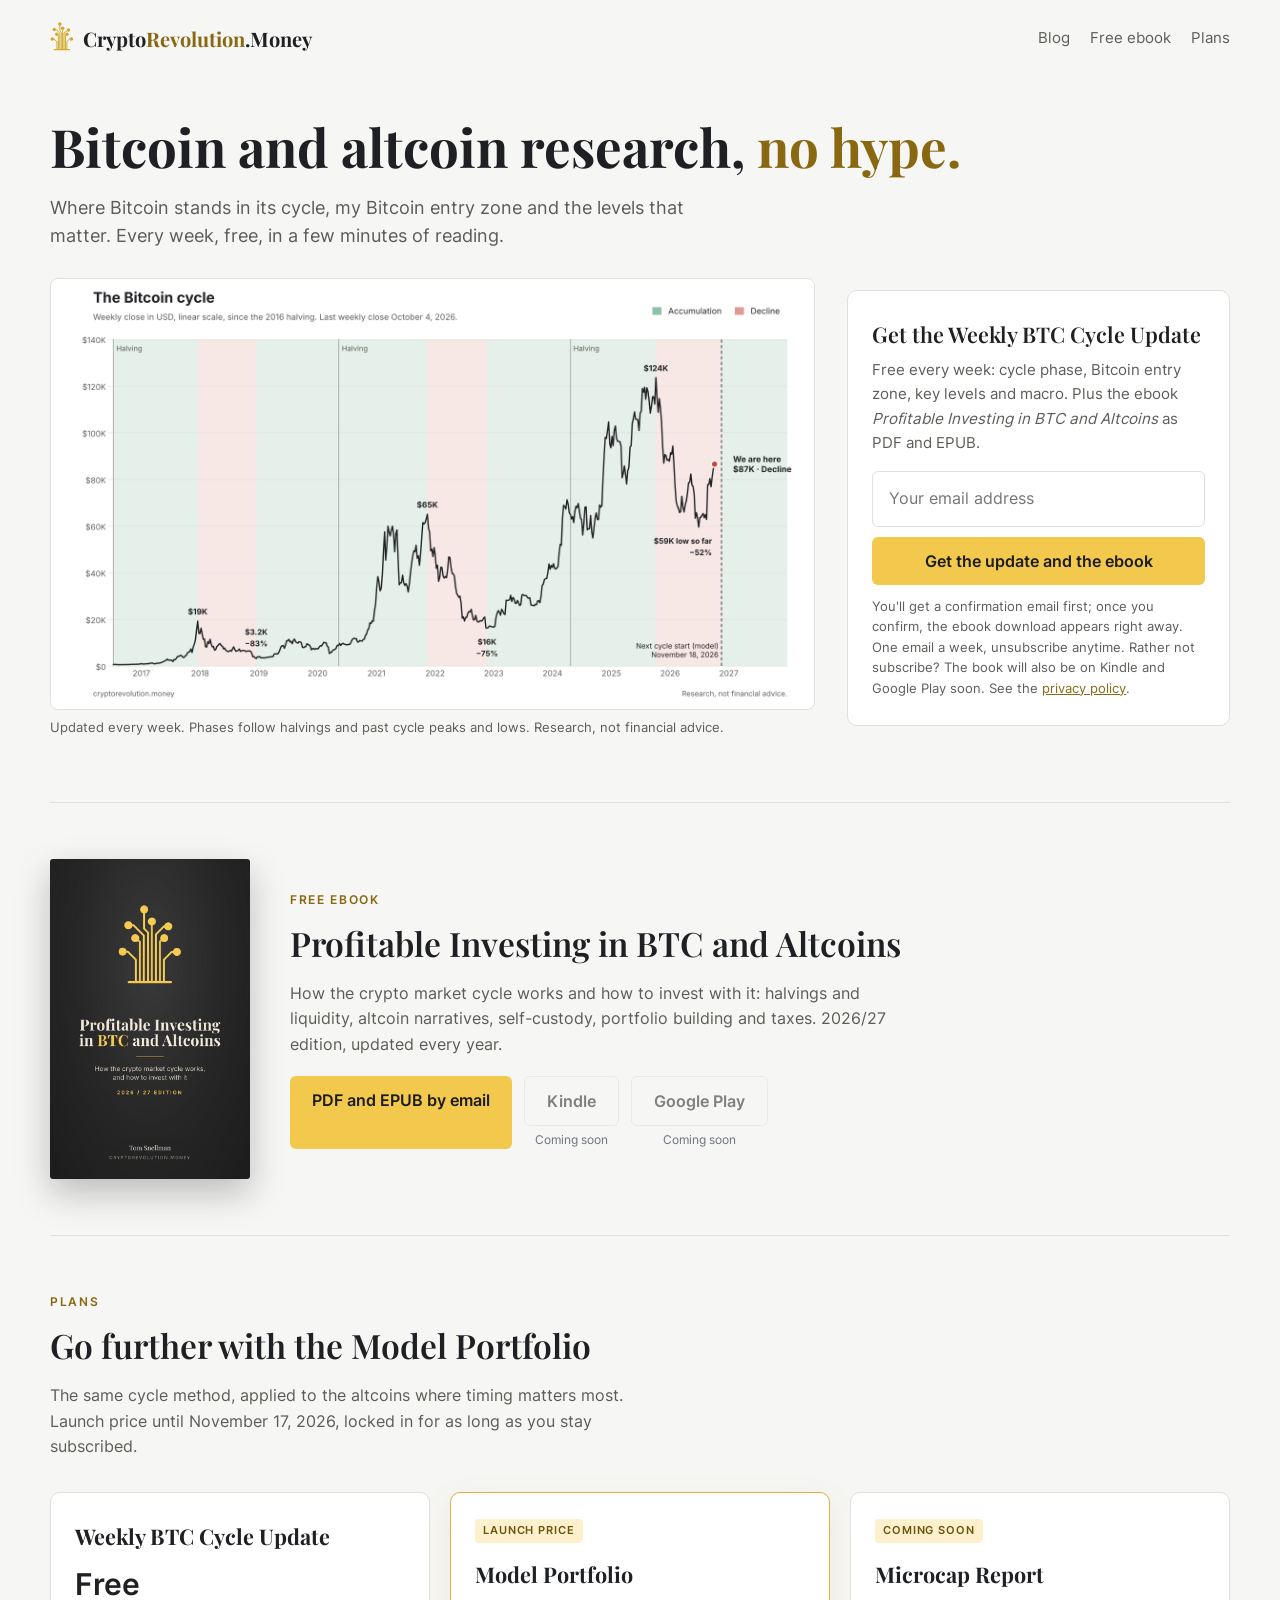
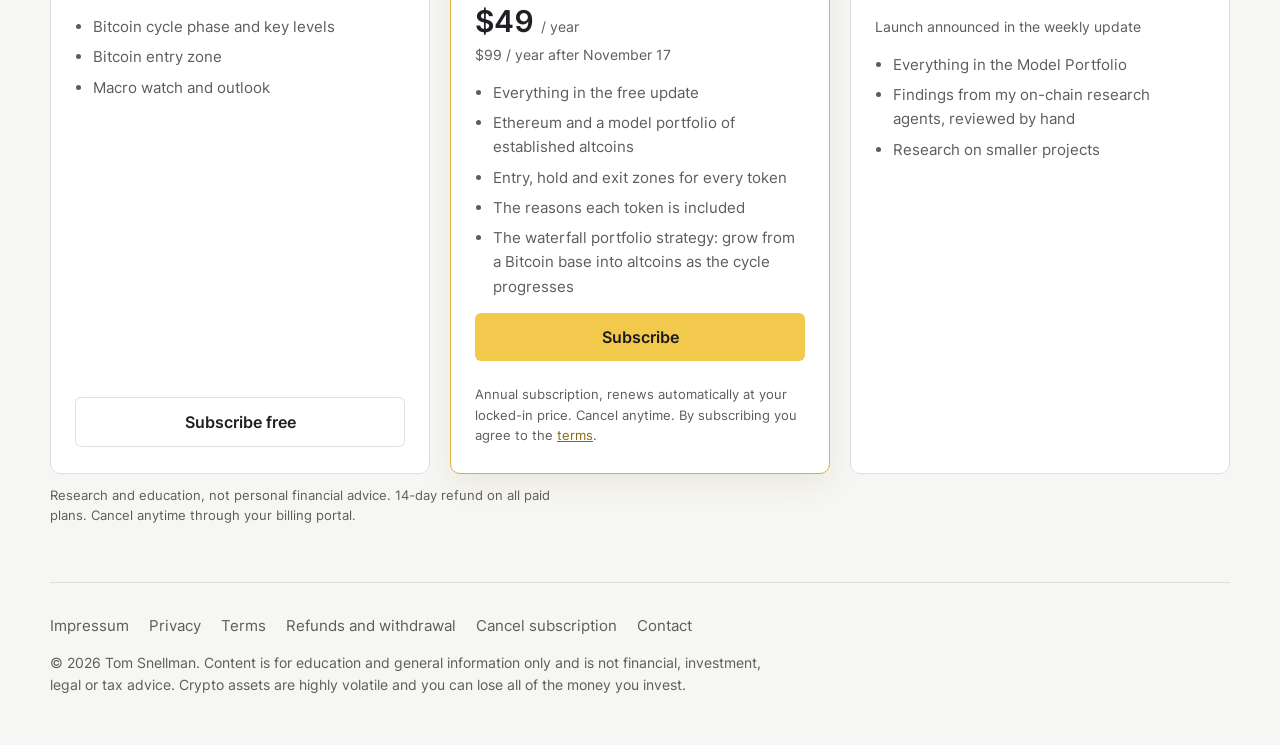
<file: index.html>
<!doctype html>
<html lang="en">
<head>
<meta charset="utf-8">
<meta name="viewport" content="width=device-width, initial-scale=1">
<link rel="icon" href="/favicon.ico" sizes="32x32">
<link rel="icon" href="/assets/brand/favicon.svg" type="image/svg+xml">
<link rel="apple-touch-icon" href="/assets/brand/apple-touch-icon.png">
<link rel="manifest" href="/site.webmanifest">
<meta name="theme-color" content="#2a2a2a">
<title>CryptoRevolution – Bitcoin & Altcoin Cycle Research</title>
<meta name="description" content="A free weekly Bitcoin cycle update with my entry zone, and the Model Portfolio with altcoin entry and exit zones. Research, no hype.">
<meta property="og:title" content="CryptoRevolution – Bitcoin & Altcoin Cycle Research">
<meta property="og:description" content="Free weekly Bitcoin cycle update with entry zone. Altcoin zones in the Model Portfolio.">
<meta property="og:image" content="https://cryptorevolution.money/assets/cover.jpg">
<link rel="preload" href="assets/fonts/inter-latin-400-normal.woff2" as="font" type="font/woff2" crossorigin>
<style>
  @font-face{font-family:"Playfair Display";font-style:normal;font-weight:600;font-display:swap;src:url("assets/fonts/playfair-display-latin-600-normal.woff2") format("woff2")}
  @font-face{font-family:"Playfair Display";font-style:normal;font-weight:700;font-display:swap;src:url("assets/fonts/playfair-display-latin-700-normal.woff2") format("woff2")}
  @font-face{font-family:"Inter";font-style:normal;font-weight:400;font-display:swap;src:url("assets/fonts/inter-latin-400-normal.woff2") format("woff2")}
  @font-face{font-family:"Inter";font-style:normal;font-weight:500;font-display:swap;src:url("assets/fonts/inter-latin-500-normal.woff2") format("woff2")}
  @font-face{font-family:"Inter";font-style:normal;font-weight:600;font-display:swap;src:url("assets/fonts/inter-latin-600-normal.woff2") format("woff2")}
  :root{
    --bg:#f6f6f4; --bg-2:#ffffff; --line:#e2e0db;
    --text:#1f2023; --muted:#5d5c58; --gold:#f2c94c; --gold-dim:#d9b23d; --gold-ink:#8a6812;
    --serif:"Playfair Display",Georgia,serif;
    --sans:"Inter",system-ui,-apple-system,"Segoe UI",sans-serif;
    color-scheme:light;
  }
  *{box-sizing:border-box}
  html{scroll-behavior:smooth}
  body{margin:0;background:var(--bg);color:var(--text);
       font-family:var(--sans);font-size:16px;line-height:1.6;padding:0 20px}
  a{color:var(--gold-ink)}
  .wrap{max-width:1180px;margin:0 auto}
  header.top{display:flex;justify-content:space-between;align-items:center;gap:16px;padding-block:22px;flex-wrap:wrap}
  .brand{font-family:var(--serif);font-weight:700;font-size:1.25rem;color:var(--text);text-decoration:none}
  .brand span{color:var(--gold-ink)}
  nav{display:flex;gap:20px;flex-wrap:wrap}
  nav a{color:var(--muted);text-decoration:none;font-size:.92rem}
  nav a:hover{color:var(--text)}

  .hero{padding-block:40px 64px}
  .hero > *{min-width:0}
  h1{font-family:var(--serif);font-weight:700;font-size:clamp(2.1rem,4.6vw,3.3rem);line-height:1.12;margin:0 0 18px;text-wrap:balance}
  h1 em{font-style:normal;color:var(--gold-ink)}
  .lead{font-size:1.1rem;color:var(--muted);max-width:60ch;margin:0 0 28px}
  .chart{margin:0 0 28px}
  .chart img{display:block;width:100%;height:auto;border:1px solid var(--line);border-radius:8px;background:#fff}
  .chart figcaption{font-size:.8rem;color:var(--muted);margin-top:8px}
  .cta{max-width:560px}
  .cta-title{font-family:var(--serif);font-size:1.35rem;margin:0 0 6px}
  .cta-sub{color:var(--muted);font-size:.95rem;margin:0 0 16px}
  .hero-grid{display:grid;grid-template-columns:1fr;gap:8px}
  .hero-grid > *{min-width:0}
  @media (min-width:1000px){
    .hero-grid{grid-template-columns:minmax(0,2fr) minmax(0,1fr);gap:32px;align-items:center}
    .chart{margin:0}
    .cta{background:var(--bg-2);border:1px solid var(--line);border-radius:10px;padding:26px 24px}
    .cta form.signup{flex-direction:column}
    .cta form.signup input[type=email]{flex:none;width:100%}
    .cta .btn{width:100%}
  }

  form.signup{display:flex;gap:10px;flex-wrap:wrap;max-width:520px}
  form.signup input[type=email]{flex:1 1 240px;min-width:0;padding:14px 16px;border-radius:6px;border:1px solid var(--line);
       background:#fff;color:var(--text);font:inherit}
  form.signup input[type=email]:focus{outline:2px solid var(--gold-ink);outline-offset:1px;border-color:transparent}
  .btn{display:inline-block;padding:14px 22px;border-radius:6px;border:0;background:var(--gold);color:#1c1c1c;
       font:600 1rem var(--sans);cursor:pointer;text-decoration:none;text-align:center}
  .btn:hover{background:#eabd33}
  .btn:focus-visible{outline:2px solid var(--text);outline-offset:2px}
  .btn.ghost{background:transparent;color:var(--text);border:1px solid var(--line)}
  .btn.ghost:hover{border-color:var(--gold-ink)}
  .fineprint{font-size:.8rem;color:var(--muted);margin:12px 0 0;max-width:520px}
  .nonce{position:absolute;left:-9999px}

  section{padding-block:56px;border-top:1px solid var(--line)}
  h2{font-family:var(--serif);font-weight:600;font-size:clamp(1.6rem,3vw,2.1rem);margin:0 0 10px}
  .eyebrow{font-size:.75rem;font-weight:600;letter-spacing:.14em;text-transform:uppercase;color:var(--gold-ink);margin:0 0 8px}
  .sub{color:var(--muted);margin:0 0 32px;max-width:60ch}


  .plans{display:grid;grid-template-columns:repeat(3,1fr);gap:20px;align-items:stretch}
  .plan{background:var(--bg-2);border:1px solid var(--line);border-radius:10px;padding:26px 24px;display:flex;flex-direction:column;gap:14px;min-width:0}
  .plan.featured{border-color:var(--gold-dim);box-shadow:0 10px 30px rgba(138,104,18,.10)}
  .plan h3{margin:0;font-family:var(--serif);font-size:1.35rem}
  .price{font-size:1.9rem;font-weight:600;font-variant-numeric:tabular-nums;line-height:1.1}
  .price small{font-size:.9rem;color:var(--muted);font-weight:400}
  .was{color:var(--muted);font-size:.85rem;margin-top:-8px}
  .plan ul{margin:0;padding-left:18px;color:var(--muted);font-size:.95rem;display:flex;flex-direction:column;gap:6px;flex:1}
  .badge{align-self:flex-start;font-size:.7rem;font-weight:600;letter-spacing:.08em;text-transform:uppercase;
         background:rgba(242,201,76,.28);color:#6e530d;padding:3px 8px;border-radius:4px}
  .plan .btn{width:100%}

  .book{display:grid;grid-template-columns:200px 1fr;gap:40px;align-items:center}
  .book img{justify-self:center;width:100%;height:auto;max-width:200px;border-radius:3px;box-shadow:0 14px 34px rgba(20,20,25,.25)}
  .book > div{min-width:0}
  .links{display:flex;gap:12px;flex-wrap:wrap;margin-top:18px}

  footer{border-top:1px solid var(--line);padding-block:32px 48px;color:var(--muted);font-size:.85rem}
  footer nav{margin-bottom:14px}
  footer p{margin:0;max-width:80ch}

  @media (max-width:820px){
    .hero{padding-block:28px 48px}
    .weekly,.plans{grid-template-columns:1fr}
    .book{grid-template-columns:1fr;gap:24px}
    .book img{max-width:160px;margin:0 auto}
  }
  @media (prefers-reduced-motion:reduce){html{scroll-behavior:auto}}
</style>
</head>
<body>
<div class="wrap">

<header class="top">
  <a class="brand" href="./"><img src="/assets/brand/tree.svg" alt="" width="24" height="29" style="vertical-align:-4px;margin-right:9px">Crypto<span>Revolution</span>.Money</a>
  <nav aria-label="Main">
    <a href="/blog/">Blog</a>
    <a href="#book">Free ebook</a>
    <a href="#plans">Plans</a>
  </nav>
</header>

<main>
<div class="hero">
  <h1>Bitcoin and altcoin research, <em>no hype.</em></h1>
  <p class="lead">Where Bitcoin stands in its cycle, my Bitcoin entry zone and the levels that matter. Every week, free, in a few minutes of reading.</p>
  <div class="hero-grid">
  <figure class="chart">
    <img src="assets/btc-cycle.png" width="1600" height="900" alt="Bitcoin weekly closing price since the 2016 halving, shaded green for accumulation and red for decline, with halvings marked. The current position is in the late decline phase, with the next cycle start estimated for November 18, 2026.">
    <figcaption>Updated every week. Phases follow halvings and past cycle peaks and lows. Research, not financial advice.</figcaption>
  </figure>
  <div class="cta">
    <h2 class="cta-title">Get the Weekly BTC Cycle Update</h2>
    <p class="cta-sub">Free every week: cycle phase, Bitcoin entry zone, key levels and macro. Plus the ebook <i>Profitable Investing in BTC and Altcoins</i> as PDF and EPUB.</p>
    <!-- Listmonk subscription form: replace e9f7015d-5bc1-4a07-9f0a-68a29c1ef898 with your Free list's UUID (Lists → Forms) -->
    <form class="signup" method="post" action="https://news.cryptorevolution.money/subscription/form">
      <input class="nonce" type="text" name="nonce" tabindex="-1" autocomplete="off" aria-hidden="true">
      <input type="hidden" name="l" value="e9f7015d-5bc1-4a07-9f0a-68a29c1ef898">
      <label for="email" class="nonce">Email address</label>
      <input id="email" type="email" name="email" required placeholder="Your email address" autocomplete="email">
      <button class="btn" type="submit">Get the update and the ebook</button>
    </form>
    <p class="fineprint">You'll get a confirmation email first; once you confirm, the ebook download appears right away. One email a week, unsubscribe anytime. Rather not subscribe? The book will also be on Kindle and Google Play soon. See the <a href="privacy.html">privacy policy</a>.</p>
  </div>
  </div>
</div>

<section id="book">
  <div class="book">
    <img src="[data-uri]" width="640" height="1024" alt="" loading="lazy">
    <div>
      <p class="eyebrow">Free ebook</p>
      <h2>Profitable Investing in BTC and Altcoins</h2>
      <p class="sub" style="margin-bottom:0">How the crypto market cycle works and how to invest with it: halvings and liquidity, altcoin narratives, self-custody, portfolio building and taxes. 2026/27 edition, updated every year.</p>
      <div class="links">
        <!-- PDF and EPUB are delivered after the newsletter opt-in; replace the store links -->
        <a class="btn" href="#email">PDF and EPUB by email</a>
        <span style="display:inline-flex;flex-direction:column;align-items:center;gap:4px"><a class="btn ghost" aria-disabled="true" style="opacity:.55;cursor:default">Kindle</a><small style="font-size:12px;color:#6b7280">Coming soon</small></span>
        <span style="display:inline-flex;flex-direction:column;align-items:center;gap:4px"><a class="btn ghost" aria-disabled="true" style="opacity:.55;cursor:default">Google Play</a><small style="font-size:12px;color:#6b7280">Coming soon</small></span>
      </div>
    </div>
  </div>
</section>
<section id="plans">
  <p class="eyebrow">Plans</p>
  <h2>Go further with the Model Portfolio</h2>
  <p class="sub">The same cycle method, applied to the altcoins where timing matters most. Launch price until November 17, 2026, locked in for as long as you stay subscribed.</p>
  <div class="plans">
    <div class="plan">
      <h3>Weekly BTC Cycle Update</h3>
      <div class="price">Free</div>
      <ul>
        <li>Bitcoin cycle phase and key levels</li>
        <li>Bitcoin entry zone</li>
        <li>Macro watch and outlook</li>
      </ul>
      <a class="btn ghost" href="#email">Subscribe free</a>
    </div>
    <div class="plan featured">
      <span class="badge">Launch price</span>
      <h3>Model Portfolio</h3>
      <div class="price">$49 <small>/ year</small></div>
      <div class="was">$99 / year after November 17</div>
      <ul>
        <li>Everything in the free update</li>
        <li>Ethereum and a model portfolio of established altcoins</li>
        <li>Entry, hold and exit zones for every token</li>
        <li>The reasons each token is included</li>
        <li>The waterfall portfolio strategy: grow from a Bitcoin base into altcoins as the cycle progresses</li>
      </ul>
            <a class="btn" href="https://buy.stripe.com/bJedRb2DE0aDa8Aa6DeQM01">Subscribe</a>
      <p class="fineprint" style="margin-top:10px">Annual subscription, renews automatically at your locked-in price. Cancel anytime. By subscribing you agree to the <a href="terms.html">terms</a>.</p>
    </div>
    <div class="plan">
      <span class="badge">Coming soon</span>
      <h3>Microcap Report</h3>
      <div class="price"><small>Launch announced in the weekly update</small></div>
      <ul>
        <li>Everything in the Model Portfolio</li>
        <li>Findings from my on-chain research agents, reviewed by hand</li>
        <li>Research on smaller projects</li>
      </ul>
    </div>
  </div>
  <p class="fineprint">Research and education, not personal financial advice. 14-day refund on all paid plans. Cancel anytime through your billing portal.</p>
</section>

</main>

<footer>
  <nav aria-label="Legal">
    <a href="impressum.html">Impressum</a>
    <a href="privacy.html">Privacy</a>
    <a href="terms.html">Terms</a>
    <a href="refunds.html">Refunds and withdrawal</a>
    <a href="cancel.html">Cancel subscription</a>
    <a href="contact.html">Contact</a>
  </nav>
  <p>© 2026 Tom Snellman. Content is for education and general information only and is not financial, investment, legal or tax advice. Crypto assets are highly volatile and you can lose all of the money you invest.</p>
</footer>

</div>
<script>
  // Point both "Subscribe free" buttons at the signup form.
  document.querySelectorAll('a.btn.ghost[href="#"]').forEach(function(a){
    a.addEventListener('click',function(e){
      e.preventDefault();
      window.scrollTo({top:0,behavior:'smooth'});
      document.getElementById('email').focus({preventScroll:true});
    });
  });
</script>
</body>
</html>
</file>
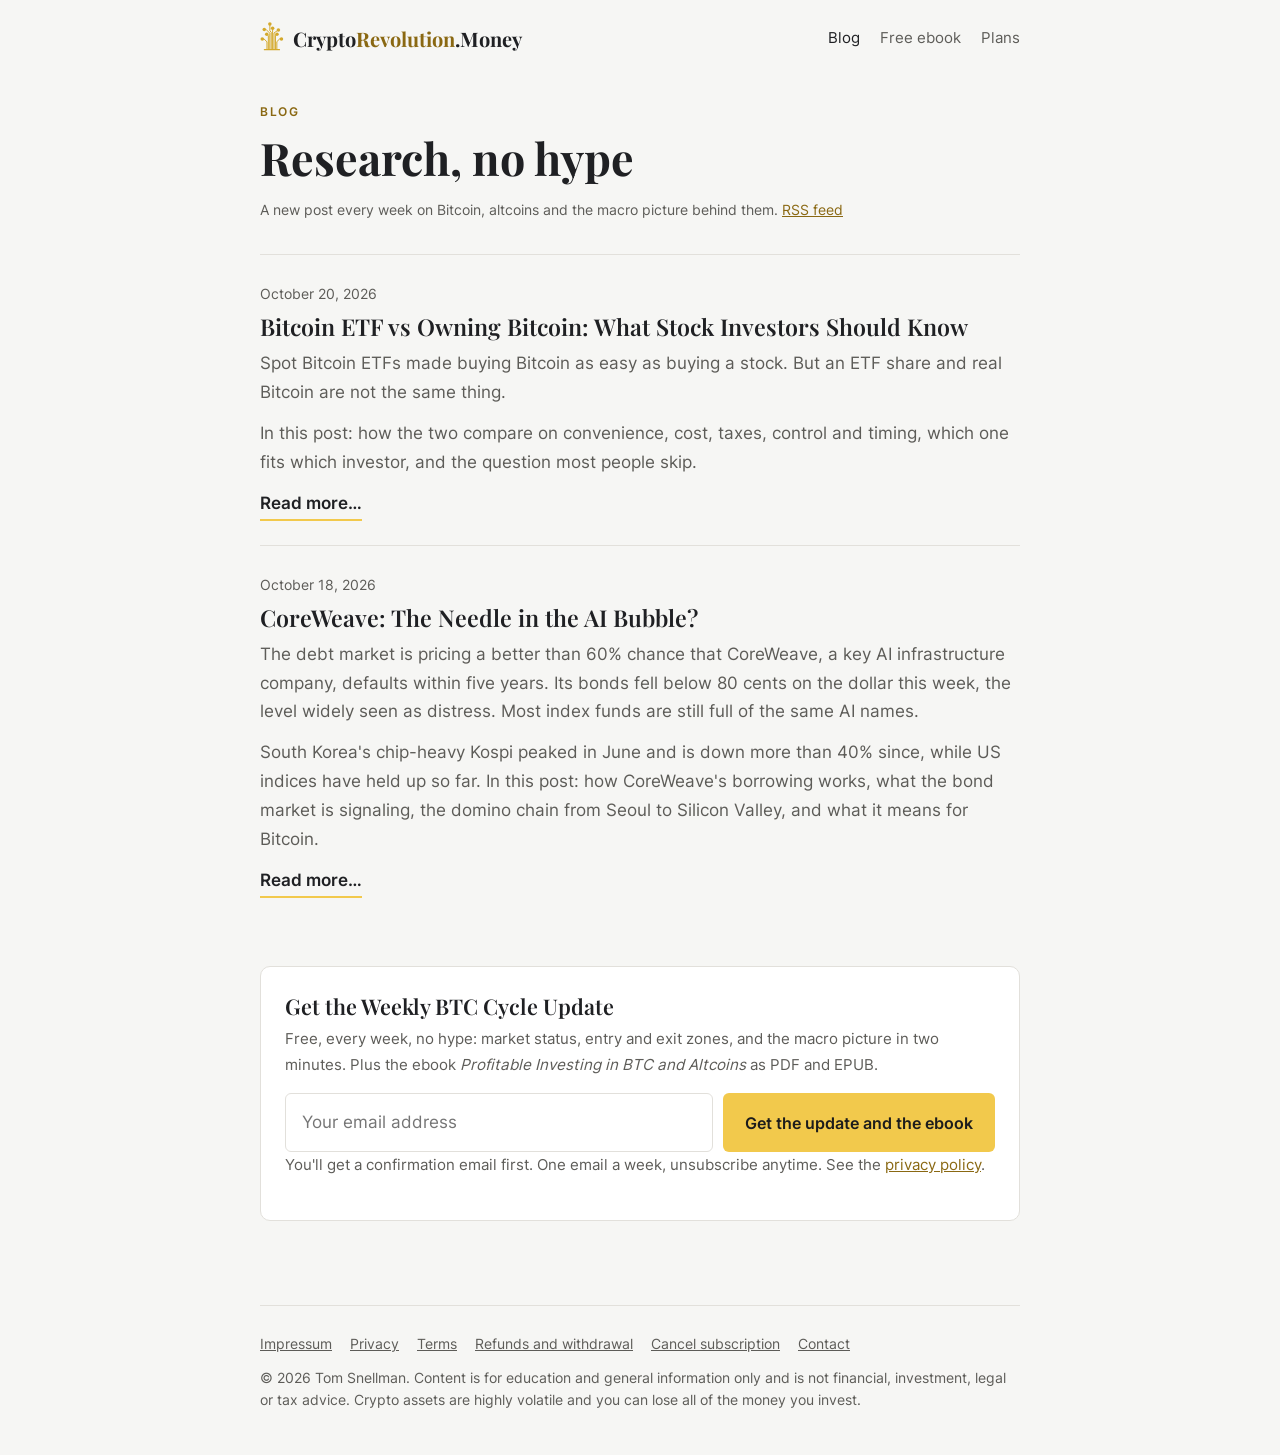
<file: blog/index.html>
<!doctype html>
<html lang="en">
<head>
<meta charset="utf-8">
<meta name="viewport" content="width=device-width, initial-scale=1">
<link rel="icon" href="/favicon.ico" sizes="32x32">
<link rel="icon" href="/assets/brand/favicon.svg" type="image/svg+xml">
<link rel="apple-touch-icon" href="/assets/brand/apple-touch-icon.png">
<link rel="manifest" href="/site.webmanifest">
<meta name="theme-color" content="#2a2a2a">
<title>Blog – CryptoRevolution</title>
<meta name="description" content="Weekly research on Bitcoin, altcoins and the macro picture behind them. No hype, sources included.">
<link rel="canonical" href="https://cryptorevolution.money/blog/">
<link rel="alternate" type="application/rss+xml" title="CryptoRevolution blog" href="/blog/feed.xml">
<meta property="og:type" content="website">
<meta property="og:site_name" content="CryptoRevolution">
<meta property="og:title" content="CryptoRevolution Blog">
<meta property="og:description" content="Weekly research on Bitcoin, altcoins and the macro picture behind them.">
<meta property="og:url" content="https://cryptorevolution.money/blog/">
<meta property="og:image" content="https://cryptorevolution.money/assets/cover.jpg">
<link rel="preload" href="/assets/fonts/inter-latin-400-normal.woff2" as="font" type="font/woff2" crossorigin>
<link rel="stylesheet" href="/assets/blog.css?v=2">
</head>
<body>
<div class="wrap">

<header class="top">
  <a class="brand" href="/"><img src="/assets/brand/tree.svg" alt="" width="24" height="29">Crypto<span>Revolution</span>.Money</a>
  <nav aria-label="Main">
    <a href="/blog/" aria-current="page">Blog</a>
    <a href="/#book">Free ebook</a>
    <a href="/#plans">Plans</a>
  </nav>
</header>

<main>
<p class="eyebrow">Blog</p>
<h1>Research, no hype</h1>
<p class="meta">A new post every week on Bitcoin, altcoins and the macro picture behind them. <a href="/blog/feed.xml">RSS feed</a></p>

<!-- Newest post first. To add a post, copy one <li> block to the top and change the date, link, title and summary. -->
<ul class="posts">
  <li>
    <time datetime="2026-10-20">October 20, 2026</time>
    <h2><a href="/blog/bitcoin-etf-vs-owning-bitcoin/">Bitcoin ETF vs Owning Bitcoin: What Stock Investors Should Know</a></h2>
    <p>Spot Bitcoin ETFs made buying Bitcoin as easy as buying a stock. But an ETF share and real Bitcoin are not the same thing.</p>
    <p>In this post: how the two compare on convenience, cost, taxes, control and timing, which one fits which investor, and the question most people skip.</p>
    <a class="more" href="/blog/bitcoin-etf-vs-owning-bitcoin/">Read more…</a>
  </li>
  <li>
    <time datetime="2026-10-18">October 18, 2026</time>
    <h2><a href="/blog/coreweave-ai-bubble/">CoreWeave: The Needle in the AI Bubble?</a></h2>
    <p>The debt market is pricing a better than 60% chance that CoreWeave, a key AI infrastructure company, defaults within five years. Its bonds fell below 80 cents on the dollar this week, the level widely seen as distress. Most index funds are still full of the same AI names.</p>
    <p>South Korea's chip-heavy Kospi peaked in June and is down more than 40% since, while US indices have held up so far. In this post: how CoreWeave's borrowing works, what the bond market is signaling, the domino chain from Seoul to Silicon Valley, and what it means for Bitcoin.</p>
    <a class="more" href="/blog/coreweave-ai-bubble/">Read more…</a>
  </li>
</ul>

<div class="signup-box" id="signup">
  <h2>Get the Weekly BTC Cycle Update</h2>
  <p>Free, every week, no hype: market status, entry and exit zones, and the macro picture in two minutes. Plus the ebook <i>Profitable Investing in BTC and Altcoins</i> as PDF and EPUB.</p>
  <form class="signup" method="post" action="https://news.cryptorevolution.money/subscription/form">
    <input class="nonce" type="text" name="nonce" tabindex="-1" autocomplete="off" aria-hidden="true">
    <input type="hidden" name="l" value="e9f7015d-5bc1-4a07-9f0a-68a29c1ef898">
    <label for="email" class="nonce">Email address</label>
    <input id="email" type="email" name="email" required placeholder="Your email address" autocomplete="email">
    <button class="btn" type="submit">Get the update and the ebook</button>
  </form>
  <p class="fineprint">You'll get a confirmation email first. One email a week, unsubscribe anytime. See the <a href="/privacy.html">privacy policy</a>.</p>
</div>
</main>

<footer>
  <nav aria-label="Legal">
    <a href="/impressum.html">Impressum</a>
    <a href="/privacy.html">Privacy</a>
    <a href="/terms.html">Terms</a>
    <a href="/refunds.html">Refunds and withdrawal</a>
    <a href="/cancel.html">Cancel subscription</a>
    <a href="/contact.html">Contact</a>
  </nav>
  <p>© 2026 Tom Snellman. Content is for education and general information only and is not financial, investment, legal or tax advice. Crypto assets are highly volatile and you can lose all of the money you invest.</p>
</footer>

</div>
</body>
</html>
</file>
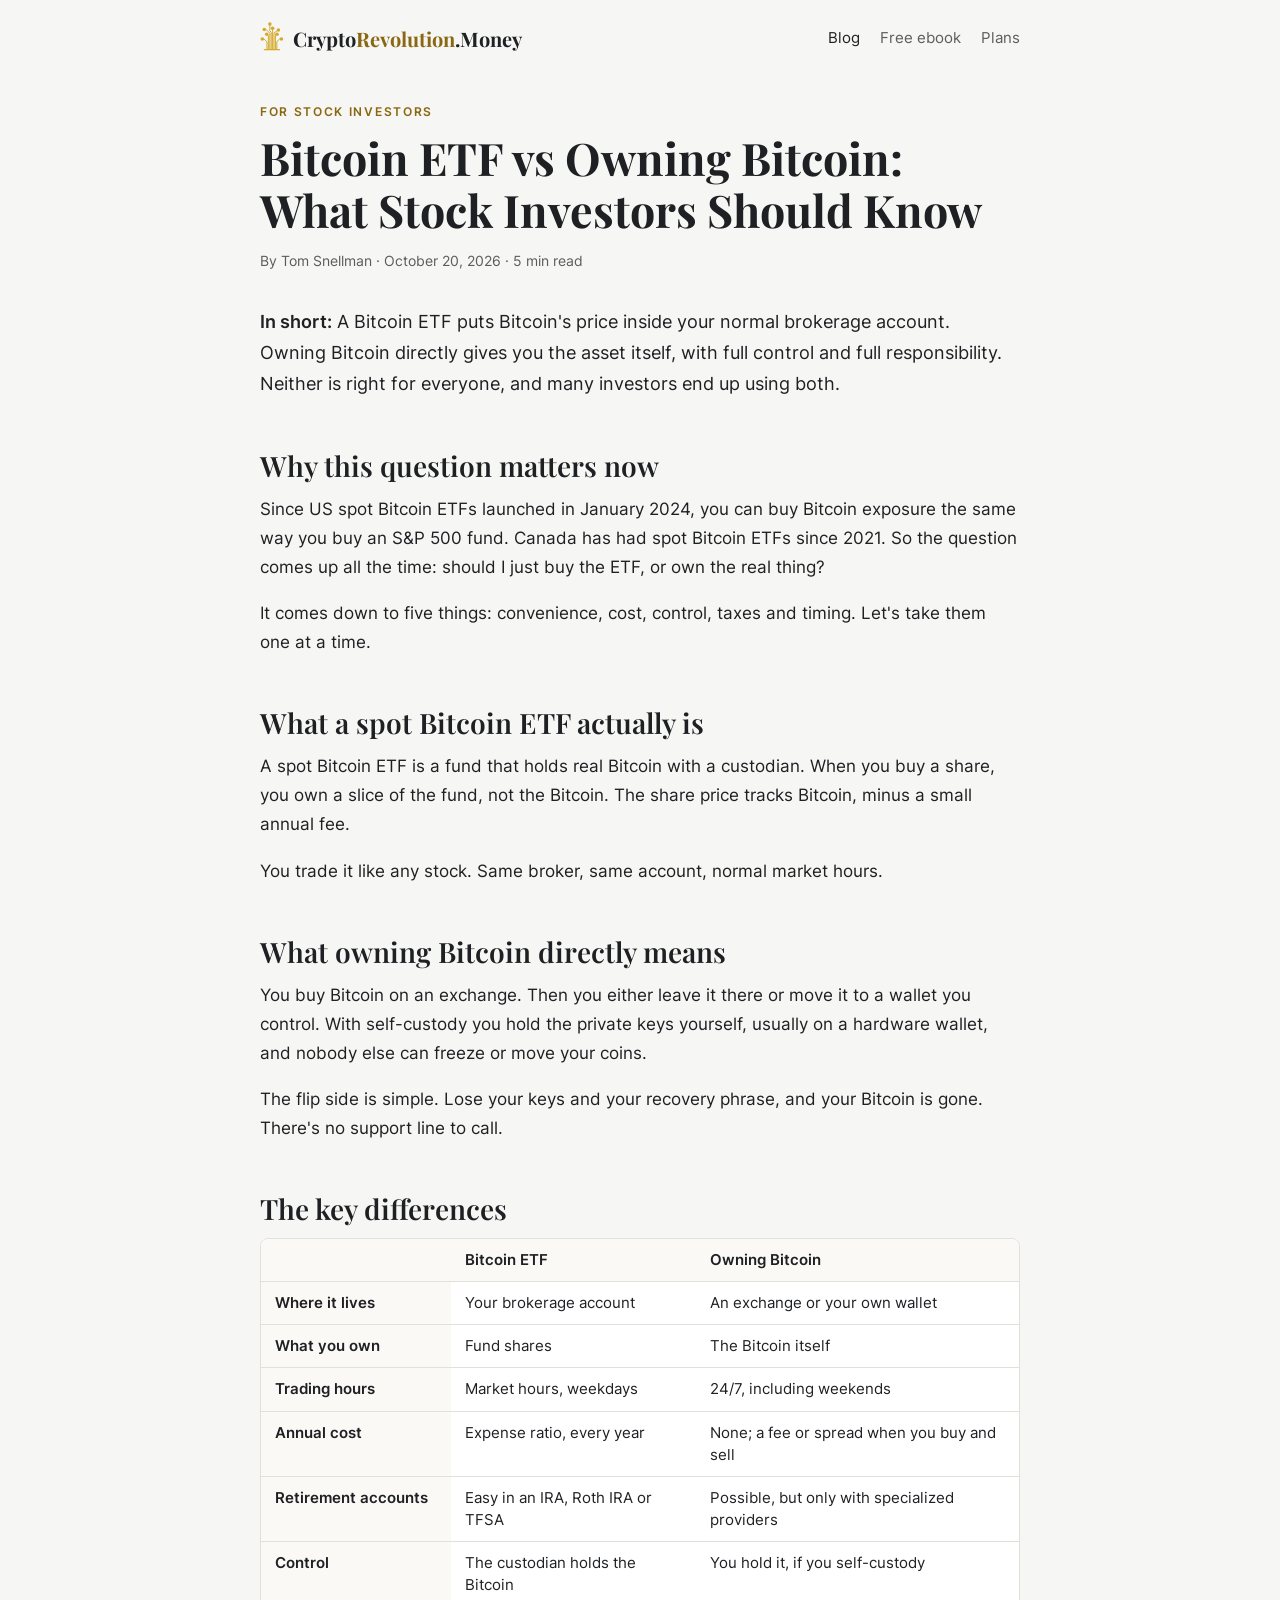
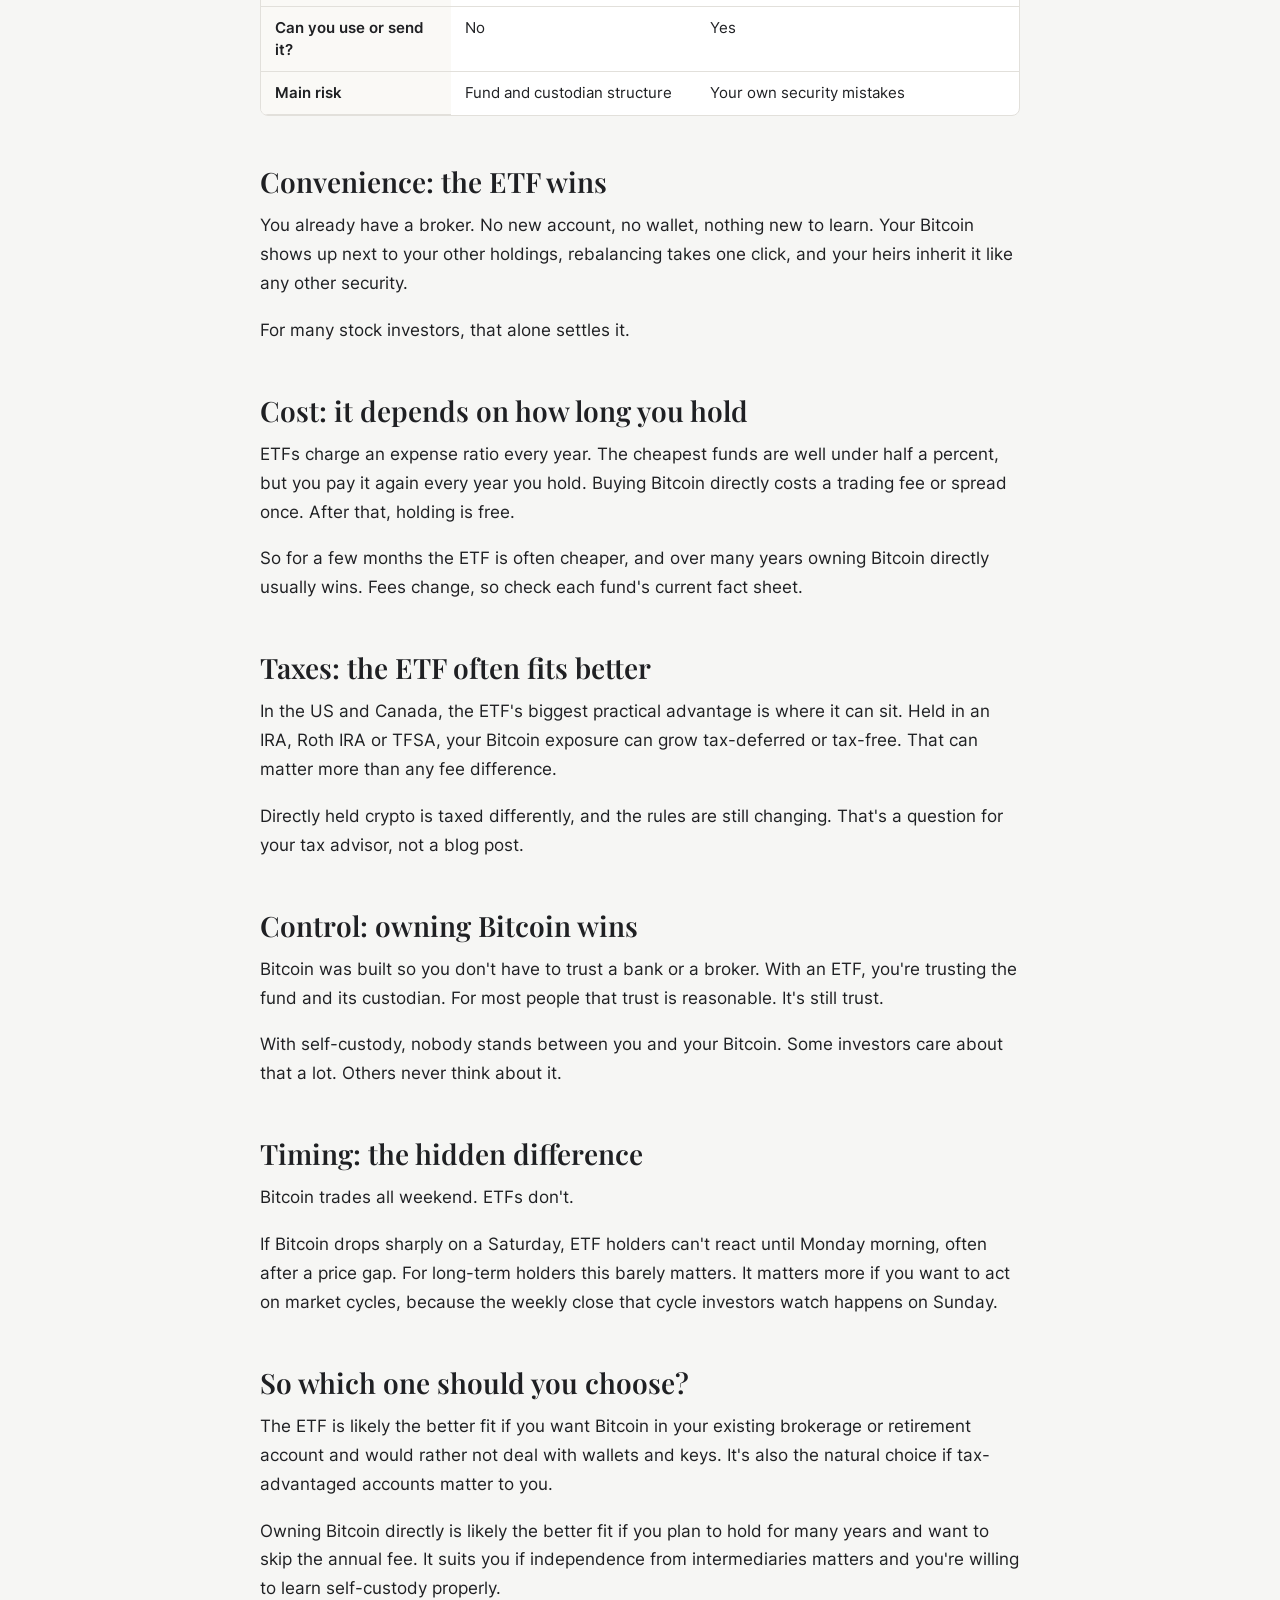
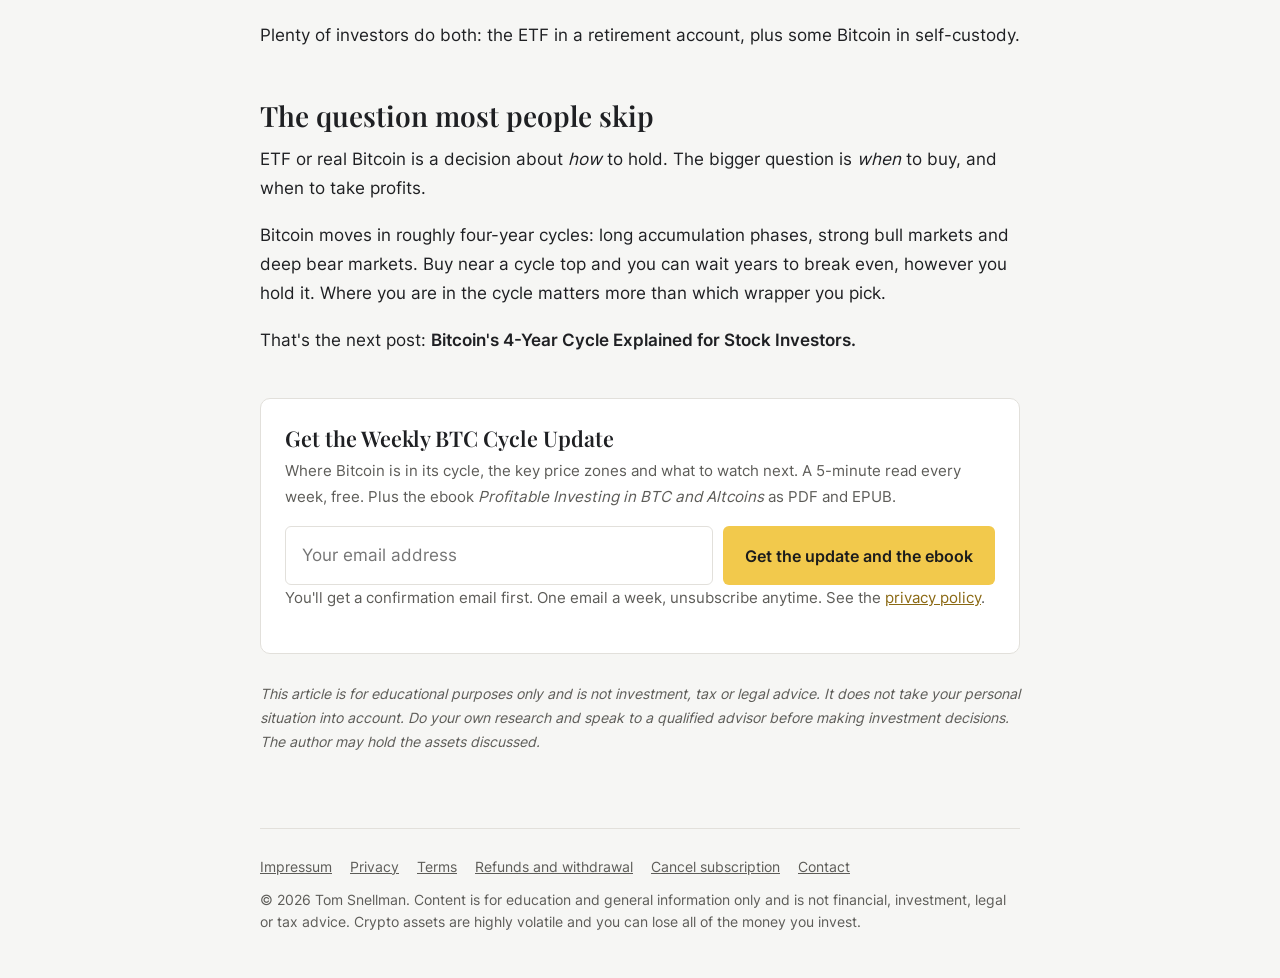
<file: blog/bitcoin-etf-vs-owning-bitcoin/index.html>
<!doctype html>
<html lang="en">
<head>
<meta charset="utf-8">
<meta name="viewport" content="width=device-width, initial-scale=1">
<link rel="icon" href="/favicon.ico" sizes="32x32">
<link rel="icon" href="/assets/brand/favicon.svg" type="image/svg+xml">
<link rel="apple-touch-icon" href="/assets/brand/apple-touch-icon.png">
<link rel="manifest" href="/site.webmanifest">
<meta name="theme-color" content="#2a2a2a">
<title>Bitcoin ETF vs Owning Bitcoin: What Stock Investors Should Know – CryptoRevolution</title>
<meta name="description" content="Spot Bitcoin ETFs made buying Bitcoin as easy as buying a stock. But an ETF and real Bitcoin are not the same thing. Here is how they differ and how to choose.">
<link rel="canonical" href="https://cryptorevolution.money/blog/bitcoin-etf-vs-owning-bitcoin/">
<link rel="alternate" type="application/rss+xml" title="CryptoRevolution blog" href="/blog/feed.xml">
<meta property="og:type" content="article">
<meta property="og:site_name" content="CryptoRevolution">
<meta property="og:title" content="Bitcoin ETF vs Owning Bitcoin: What Stock Investors Should Know">
<meta property="og:description" content="An ETF and real Bitcoin are not the same thing. Convenience, cost, taxes, control and timing compared.">
<meta property="og:url" content="https://cryptorevolution.money/blog/bitcoin-etf-vs-owning-bitcoin/">
<meta property="og:image" content="https://cryptorevolution.money/assets/cover.jpg">
<meta property="article:published_time" content="2026-10-20">
<meta name="twitter:card" content="summary_large_image">
<link rel="preload" href="/assets/fonts/inter-latin-400-normal.woff2" as="font" type="font/woff2" crossorigin>
<link rel="stylesheet" href="/assets/blog.css?v=2">
<script type="application/ld+json">
{"@context":"https://schema.org","@type":"Article","headline":"Bitcoin ETF vs Owning Bitcoin: What Stock Investors Should Know","datePublished":"2026-10-20","dateModified":"2026-10-20","author":{"@type":"Person","name":"Tom Snellman"},"publisher":{"@type":"Organization","name":"CryptoRevolution","logo":{"@type":"ImageObject","url":"https://cryptorevolution.money/assets/brand/icon-512.png"}},"image":"https://cryptorevolution.money/assets/cover.jpg","mainEntityOfPage":"https://cryptorevolution.money/blog/bitcoin-etf-vs-owning-bitcoin/"}
</script>
</head>
<body>
<div class="wrap">

<header class="top">
  <a class="brand" href="/"><img src="/assets/brand/tree.svg" alt="" width="24" height="29">Crypto<span>Revolution</span>.Money</a>
  <nav aria-label="Main">
    <a href="/blog/" aria-current="page">Blog</a>
    <a href="/#book">Free ebook</a>
    <a href="/#plans">Plans</a>
  </nav>
</header>

<main>
<article>
<p class="eyebrow">For stock investors</p>
<h1>Bitcoin ETF vs Owning Bitcoin: What Stock Investors Should Know</h1>
<p class="meta">By Tom Snellman · <time datetime="2026-10-20">October 20, 2026</time> · 5 min read</p>

<p class="lead"><strong>In short:</strong> A Bitcoin ETF puts Bitcoin's price inside your normal brokerage account. Owning Bitcoin directly gives you the asset itself, with full control and full responsibility. Neither is right for everyone, and many investors end up using both.</p>

<h2>Why this question matters now</h2>

<p>Since US spot Bitcoin ETFs launched in January 2024, you can buy Bitcoin exposure the same way you buy an S&amp;P 500 fund. Canada has had spot Bitcoin ETFs since 2021. So the question comes up all the time: should I just buy the ETF, or own the real thing?</p>

<p>It comes down to five things: convenience, cost, control, taxes and timing. Let's take them one at a time.</p>

<h2>What a spot Bitcoin ETF actually is</h2>

<p>A spot Bitcoin ETF is a fund that holds real Bitcoin with a custodian. When you buy a share, you own a slice of the fund, not the Bitcoin. The share price tracks Bitcoin, minus a small annual fee.</p>

<p>You trade it like any stock. Same broker, same account, normal market hours.</p>

<h2>What owning Bitcoin directly means</h2>

<p>You buy Bitcoin on an exchange. Then you either leave it there or move it to a wallet you control. With self-custody you hold the private keys yourself, usually on a hardware wallet, and nobody else can freeze or move your coins.</p>

<p>The flip side is simple. Lose your keys and your recovery phrase, and your Bitcoin is gone. There's no support line to call.</p>

<h2>The key differences</h2>

<div class="table">
<table>
  <thead><tr><th></th><th>Bitcoin ETF</th><th>Owning Bitcoin</th></tr></thead>
  <tbody>
    <tr><th scope="row">Where it lives</th><td>Your brokerage account</td><td>An exchange or your own wallet</td></tr>
    <tr><th scope="row">What you own</th><td>Fund shares</td><td>The Bitcoin itself</td></tr>
    <tr><th scope="row">Trading hours</th><td>Market hours, weekdays</td><td>24/7, including weekends</td></tr>
    <tr><th scope="row">Annual cost</th><td>Expense ratio, every year</td><td>None; a fee or spread when you buy and sell</td></tr>
    <tr><th scope="row">Retirement accounts</th><td>Easy in an IRA, Roth IRA or TFSA</td><td>Possible, but only with specialized providers</td></tr>
    <tr><th scope="row">Control</th><td>The custodian holds the Bitcoin</td><td>You hold it, if you self-custody</td></tr>
    <tr><th scope="row">Can you use or send it?</th><td>No</td><td>Yes</td></tr>
    <tr><th scope="row">Main risk</th><td>Fund and custodian structure</td><td>Your own security mistakes</td></tr>
  </tbody>
</table>
</div>

<h2>Convenience: the ETF wins</h2>

<p>You already have a broker. No new account, no wallet, nothing new to learn. Your Bitcoin shows up next to your other holdings, rebalancing takes one click, and your heirs inherit it like any other security.</p>

<p>For many stock investors, that alone settles it.</p>

<h2>Cost: it depends on how long you hold</h2>

<p>ETFs charge an expense ratio every year. The cheapest funds are well under half a percent, but you pay it again every year you hold. Buying Bitcoin directly costs a trading fee or spread once. After that, holding is free.</p>

<p>So for a few months the ETF is often cheaper, and over many years owning Bitcoin directly usually wins. Fees change, so check each fund's current fact sheet.</p>

<h2>Taxes: the ETF often fits better</h2>

<p>In the US and Canada, the ETF's biggest practical advantage is where it can sit. Held in an IRA, Roth IRA or TFSA, your Bitcoin exposure can grow tax-deferred or tax-free. That can matter more than any fee difference.</p>

<p>Directly held crypto is taxed differently, and the rules are still changing. That's a question for your tax advisor, not a blog post.</p>

<h2>Control: owning Bitcoin wins</h2>

<p>Bitcoin was built so you don't have to trust a bank or a broker. With an ETF, you're trusting the fund and its custodian. For most people that trust is reasonable. It's still trust.</p>

<p>With self-custody, nobody stands between you and your Bitcoin. Some investors care about that a lot. Others never think about it.</p>

<h2>Timing: the hidden difference</h2>

<p>Bitcoin trades all weekend. ETFs don't.</p>

<p>If Bitcoin drops sharply on a Saturday, ETF holders can't react until Monday morning, often after a price gap. For long-term holders this barely matters. It matters more if you want to act on market cycles, because the weekly close that cycle investors watch happens on Sunday.</p>

<h2>So which one should you choose?</h2>

<p>The ETF is likely the better fit if you want Bitcoin in your existing brokerage or retirement account and would rather not deal with wallets and keys. It's also the natural choice if tax-advantaged accounts matter to you.</p>

<p>Owning Bitcoin directly is likely the better fit if you plan to hold for many years and want to skip the annual fee. It suits you if independence from intermediaries matters and you're willing to learn self-custody properly.</p>

<p>Plenty of investors do both: the ETF in a retirement account, plus some Bitcoin in self-custody.</p>

<h2>The question most people skip</h2>

<p>ETF or real Bitcoin is a decision about <em>how</em> to hold. The bigger question is <em>when</em> to buy, and when to take profits.</p>

<p>Bitcoin moves in roughly four-year cycles: long accumulation phases, strong bull markets and deep bear markets. Buy near a cycle top and you can wait years to break even, however you hold it. Where you are in the cycle matters more than which wrapper you pick.</p>

<p>That's the next post: <strong>Bitcoin's 4-Year Cycle Explained for Stock Investors.</strong></p>

<div class="signup-box" id="signup">
  <h2>Get the Weekly BTC Cycle Update</h2>
  <p>Where Bitcoin is in its cycle, the key price zones and what to watch next. A 5-minute read every week, free. Plus the ebook <i>Profitable Investing in BTC and Altcoins</i> as PDF and EPUB.</p>
  <form class="signup" method="post" action="https://news.cryptorevolution.money/subscription/form">
    <input class="nonce" type="text" name="nonce" tabindex="-1" autocomplete="off" aria-hidden="true">
    <input type="hidden" name="l" value="e9f7015d-5bc1-4a07-9f0a-68a29c1ef898">
    <label for="email" class="nonce">Email address</label>
    <input id="email" type="email" name="email" required placeholder="Your email address" autocomplete="email">
    <button class="btn" type="submit">Get the update and the ebook</button>
  </form>
  <p class="fineprint">You'll get a confirmation email first. One email a week, unsubscribe anytime. See the <a href="/privacy.html">privacy policy</a>.</p>
</div>

<p class="disclaimer">This article is for educational purposes only and is not investment, tax or legal advice. It does not take your personal situation into account. Do your own research and speak to a qualified advisor before making investment decisions. The author may hold the assets discussed.</p>
</article>
</main>

<footer>
  <nav aria-label="Legal">
    <a href="/impressum.html">Impressum</a>
    <a href="/privacy.html">Privacy</a>
    <a href="/terms.html">Terms</a>
    <a href="/refunds.html">Refunds and withdrawal</a>
    <a href="/cancel.html">Cancel subscription</a>
    <a href="/contact.html">Contact</a>
  </nav>
  <p>© 2026 Tom Snellman. Content is for education and general information only and is not financial, investment, legal or tax advice. Crypto assets are highly volatile and you can lose all of the money you invest.</p>
</footer>

</div>
</body>
</html>
</file>
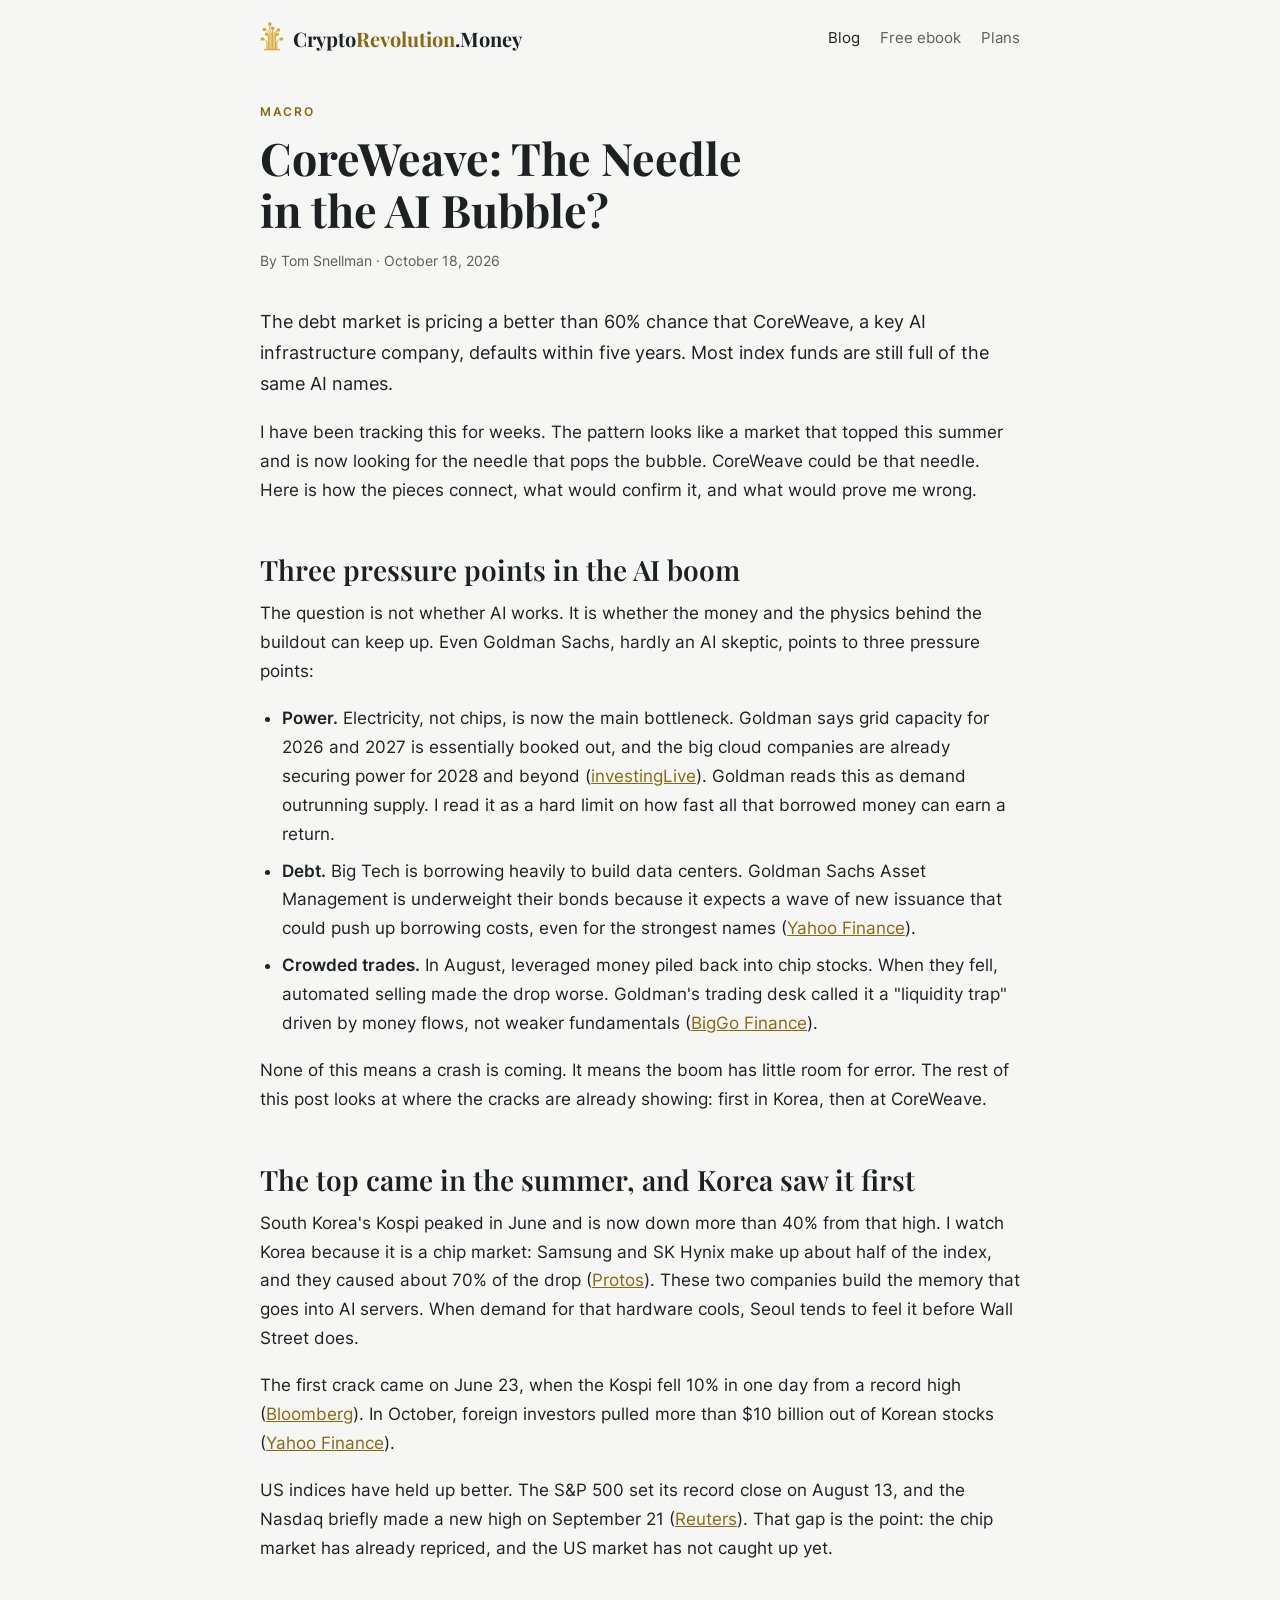
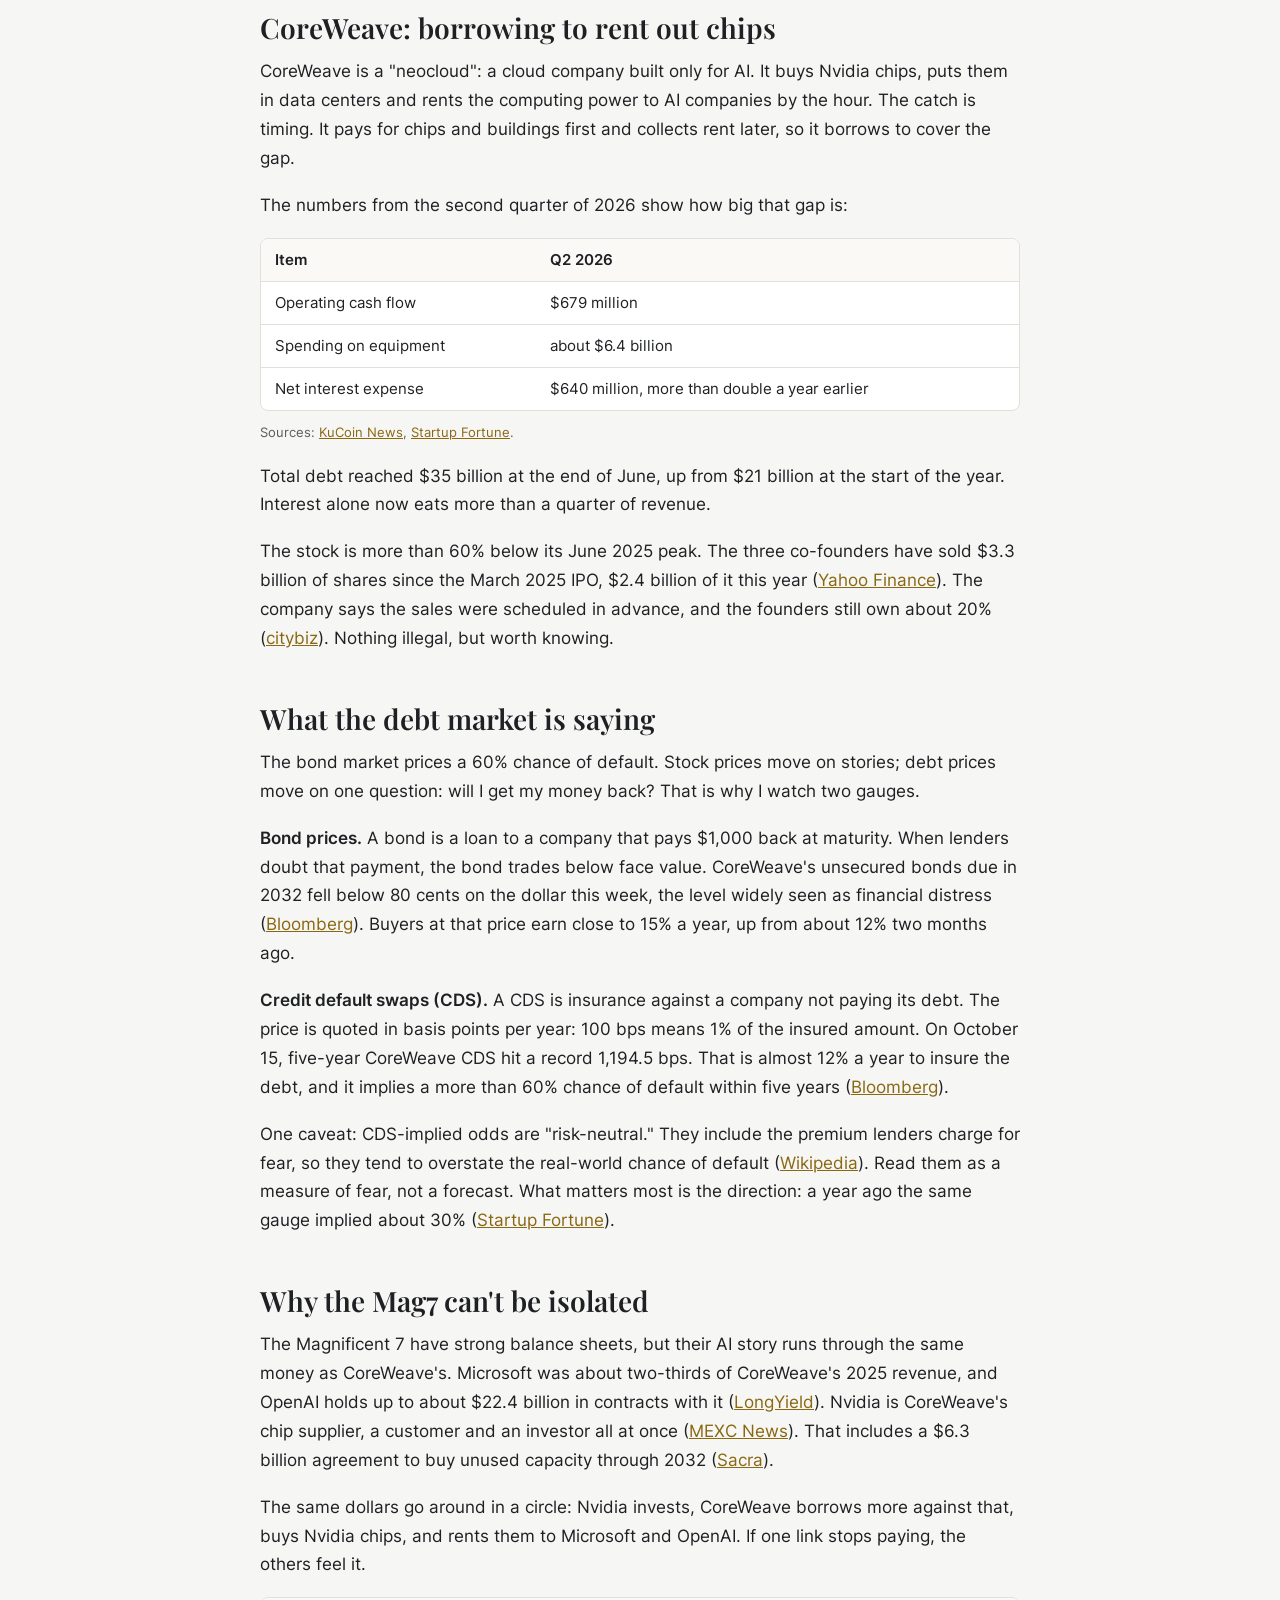
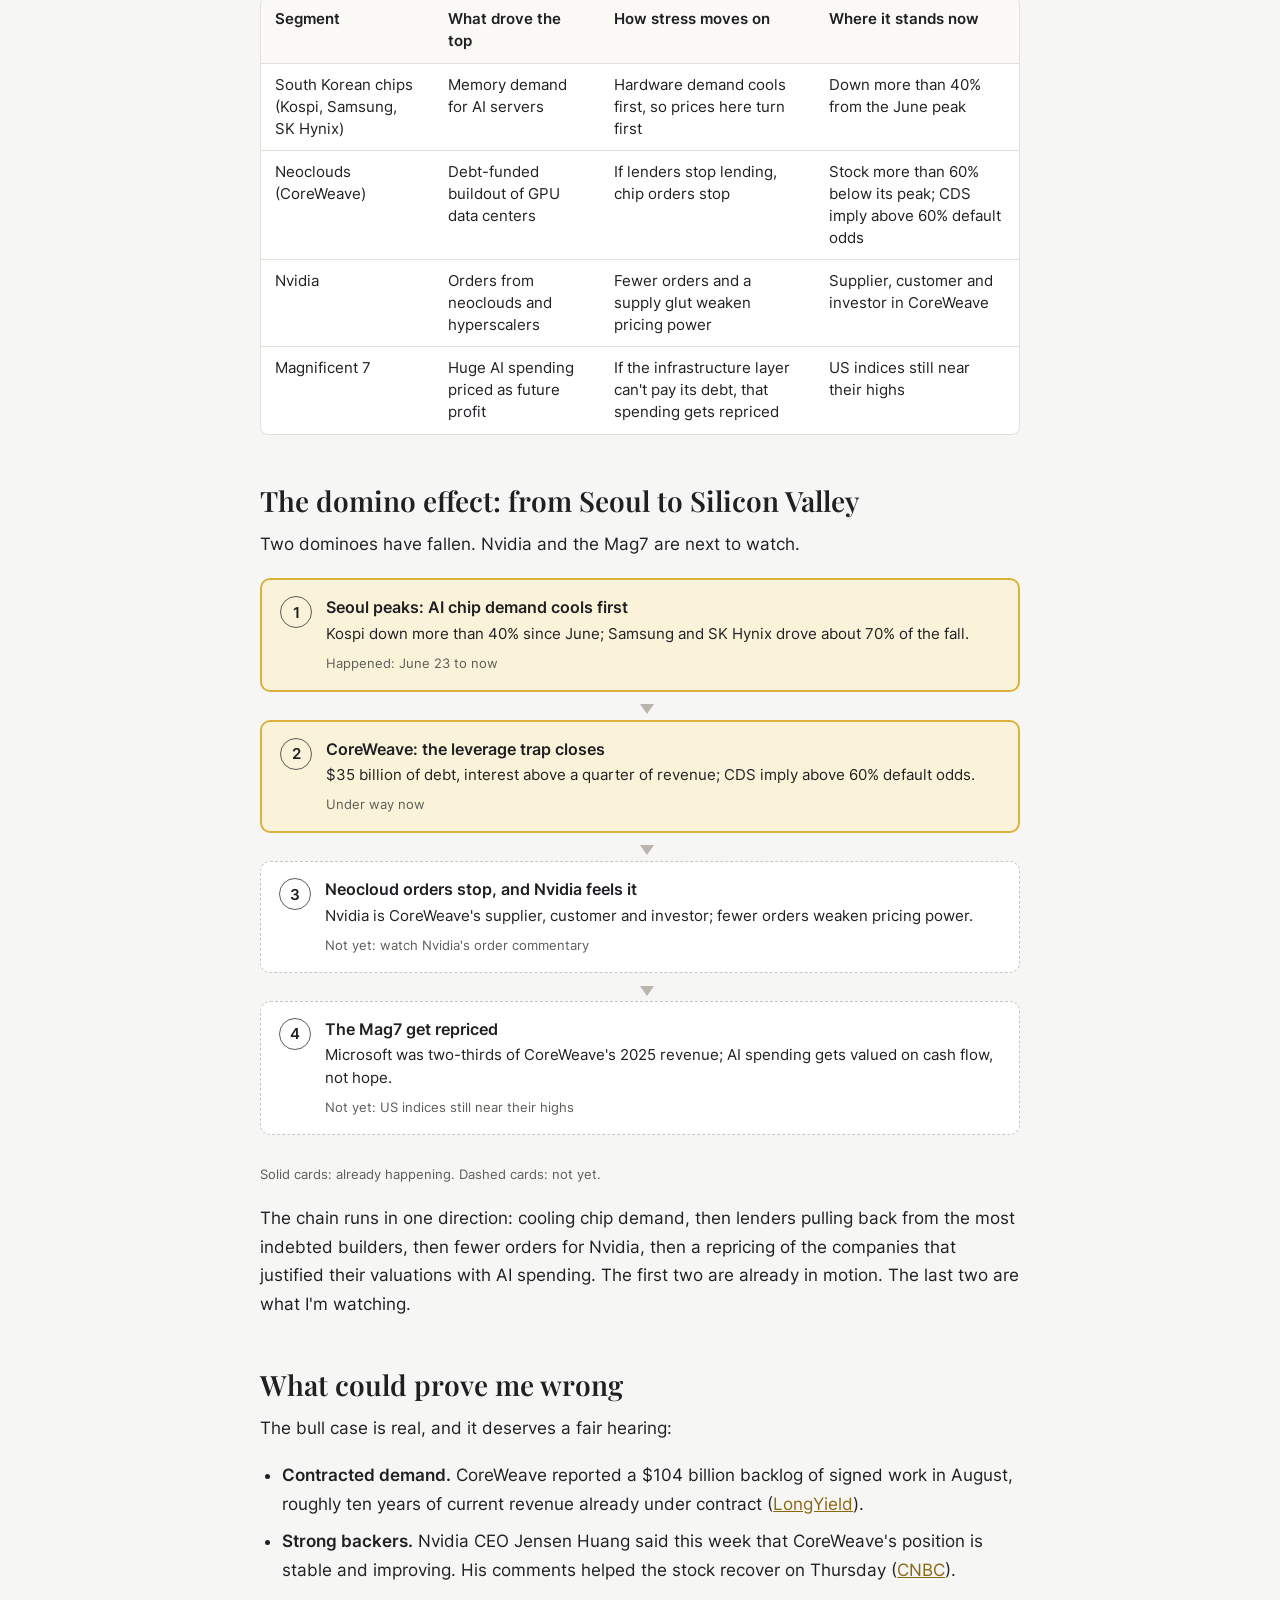
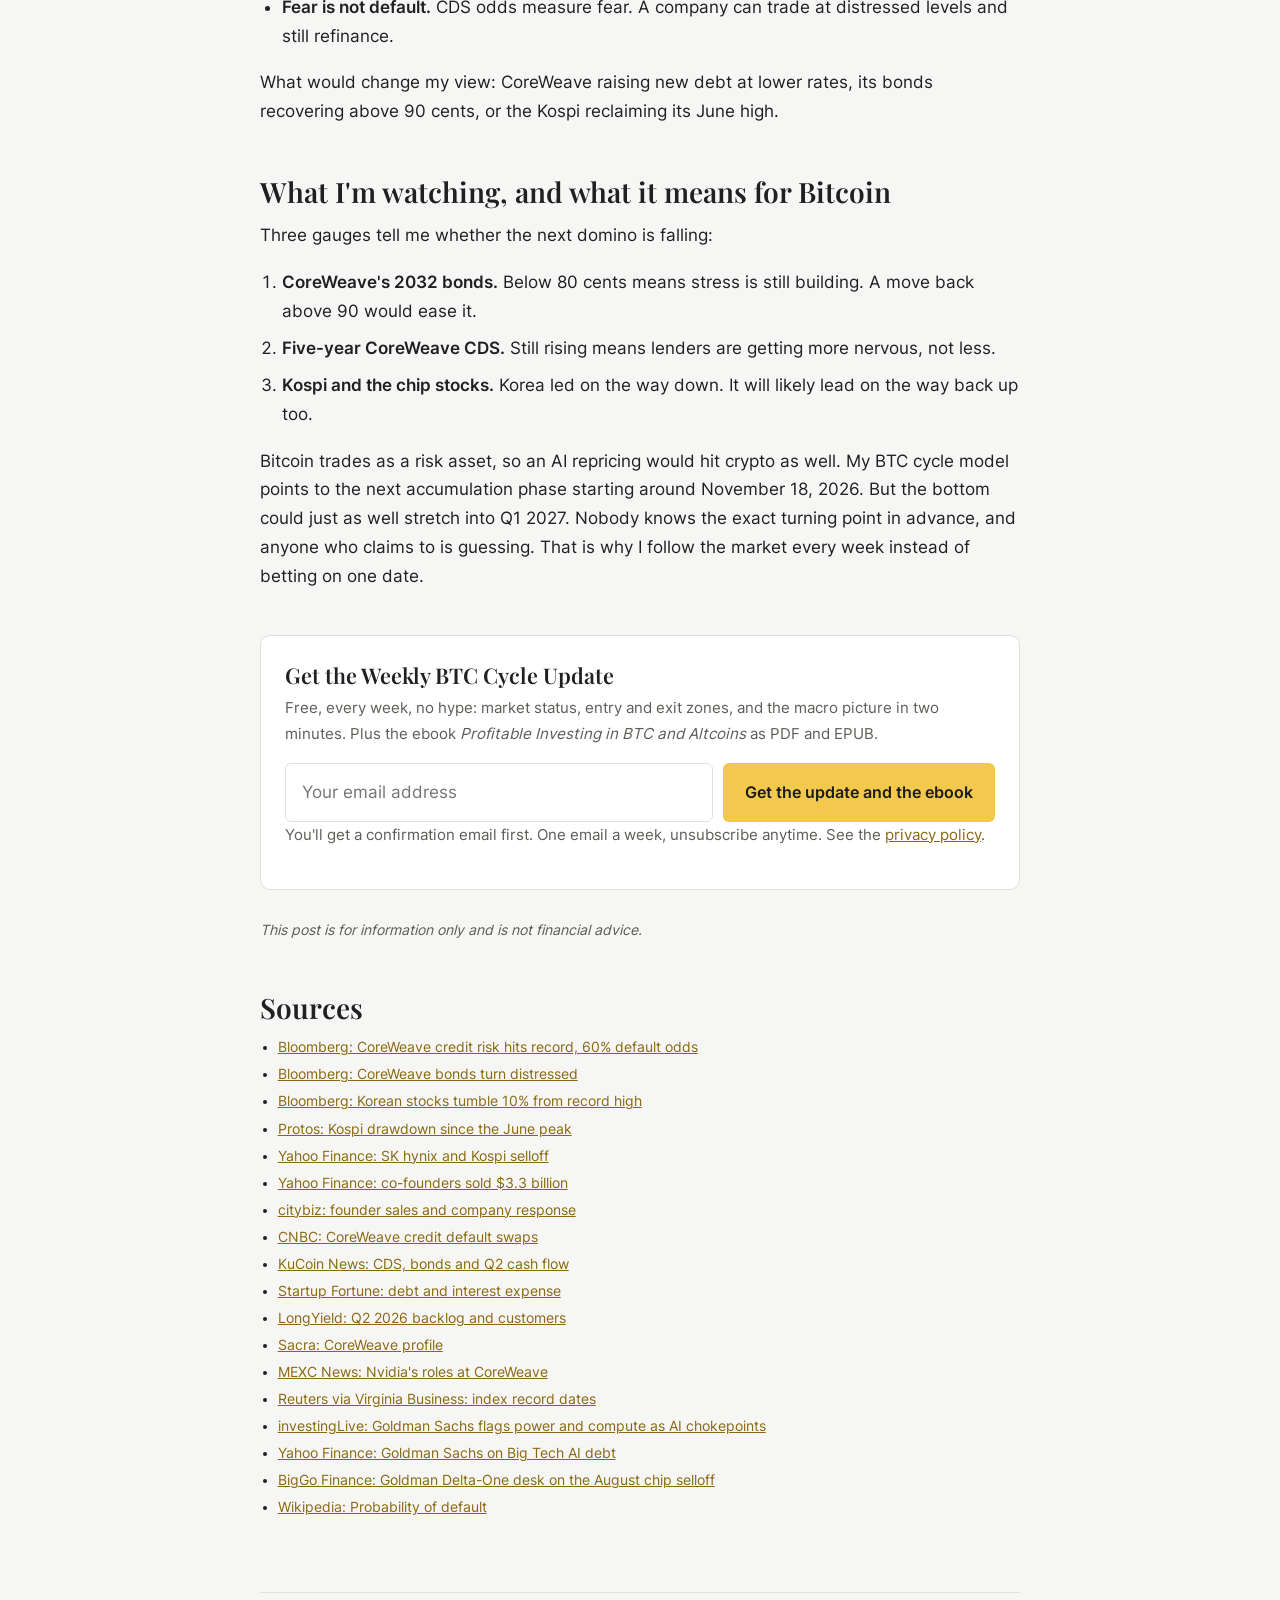
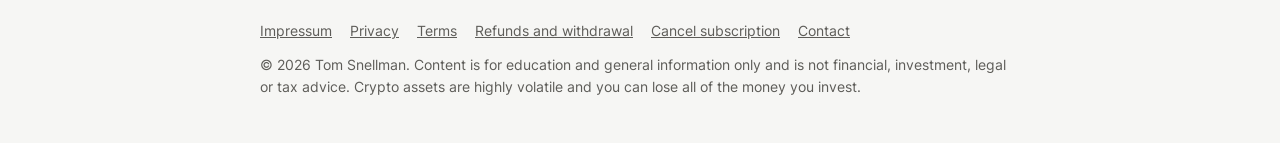
<file: blog/coreweave-ai-bubble/index.html>
<!doctype html>
<html lang="en">
<head>
<meta charset="utf-8">
<meta name="viewport" content="width=device-width, initial-scale=1">
<link rel="icon" href="/favicon.ico" sizes="32x32">
<link rel="icon" href="/assets/brand/favicon.svg" type="image/svg+xml">
<link rel="apple-touch-icon" href="/assets/brand/apple-touch-icon.png">
<link rel="manifest" href="/site.webmanifest">
<meta name="theme-color" content="#2a2a2a">
<title>CoreWeave: The Needle in the AI Bubble? – CryptoRevolution</title>
<meta name="description" content="Bond markets price a 60% chance that CoreWeave defaults. How Korea's chip market topped first, why the Mag7 can't be isolated, and what it means for Bitcoin.">
<link rel="canonical" href="https://cryptorevolution.money/blog/coreweave-ai-bubble/">
<link rel="alternate" type="application/rss+xml" title="CryptoRevolution blog" href="/blog/feed.xml">
<meta property="og:type" content="article">
<meta property="og:site_name" content="CryptoRevolution">
<meta property="og:title" content="CoreWeave: The Needle in the AI Bubble?">
<meta property="og:description" content="Bond markets price a 60% chance that CoreWeave defaults. Korea topped first, and the Mag7 can't be isolated.">
<meta property="og:url" content="https://cryptorevolution.money/blog/coreweave-ai-bubble/">
<meta property="og:image" content="https://cryptorevolution.money/assets/cover.jpg">
<meta property="article:published_time" content="2026-10-18">
<meta name="twitter:card" content="summary_large_image">
<link rel="preload" href="/assets/fonts/inter-latin-400-normal.woff2" as="font" type="font/woff2" crossorigin>
<link rel="stylesheet" href="/assets/blog.css?v=2">
<script type="application/ld+json">
{"@context":"https://schema.org","@type":"Article","headline":"CoreWeave: The Needle in the AI Bubble?","datePublished":"2026-10-18","dateModified":"2026-10-18","author":{"@type":"Person","name":"Tom Snellman"},"publisher":{"@type":"Organization","name":"CryptoRevolution","logo":{"@type":"ImageObject","url":"https://cryptorevolution.money/assets/brand/icon-512.png"}},"image":"https://cryptorevolution.money/assets/cover.jpg","mainEntityOfPage":"https://cryptorevolution.money/blog/coreweave-ai-bubble/"}
</script>
</head>
<body>
<div class="wrap">

<header class="top">
  <a class="brand" href="/"><img src="/assets/brand/tree.svg" alt="" width="24" height="29">Crypto<span>Revolution</span>.Money</a>
  <nav aria-label="Main">
    <a href="/blog/" aria-current="page">Blog</a>
    <a href="/#book">Free ebook</a>
    <a href="/#plans">Plans</a>
  </nav>
</header>

<main>
<article>
<p class="eyebrow">Macro</p>
<h1>CoreWeave: The Needle in the AI Bubble?</h1>
<p class="meta">By Tom Snellman · <time datetime="2026-10-18">October 18, 2026</time></p>

<p class="lead">The debt market is pricing a better than 60% chance that CoreWeave, a key AI infrastructure company, defaults within five years. Most index funds are still full of the same AI names.</p>

<p>I have been tracking this for weeks. The pattern looks like a market that topped this summer and is now looking for the needle that pops the bubble. CoreWeave could be that needle. Here is how the pieces connect, what would confirm it, and what would prove me wrong.</p>

<h2>Three pressure points in the AI boom</h2>

<p>The question is not whether AI works. It is whether the money and the physics behind the buildout can keep up. Even Goldman Sachs, hardly an AI skeptic, points to three pressure points:</p>
<ul>
  <li><strong>Power.</strong> Electricity, not chips, is now the main bottleneck. Goldman says grid capacity for 2026 and 2027 is essentially booked out, and the big cloud companies are already securing power for 2028 and beyond (<a href="https://investinglive.com/stocks/goldman-sachs-flags-power-and-compute-as-two-chokepoints-in-the-ai-boom/" rel="noopener">investingLive</a>). Goldman reads this as demand outrunning supply. I read it as a hard limit on how fast all that borrowed money can earn a return.</li>
  <li><strong>Debt.</strong> Big Tech is borrowing heavily to build data centers. Goldman Sachs Asset Management is underweight their bonds because it expects a wave of new issuance that could push up borrowing costs, even for the strongest names (<a href="https://finance.yahoo.com/technology/ai/articles/goldman-sachs-warns-big-tech-125826122.html" rel="noopener">Yahoo Finance</a>).</li>
  <li><strong>Crowded trades.</strong> In August, leveraged money piled back into chip stocks. When they fell, automated selling made the drop worse. Goldman's trading desk called it a "liquidity trap" driven by money flows, not weaker fundamentals (<a href="https://finance.biggo.com/news/b6b10593-881d-449d-9691-53bb712baa84" rel="noopener">BigGo Finance</a>).</li>
</ul>
<p>None of this means a crash is coming. It means the boom has little room for error. The rest of this post looks at where the cracks are already showing: first in Korea, then at CoreWeave.</p>

<h2>The top came in the summer, and Korea saw it first</h2>

<p>South Korea's Kospi peaked in June and is now down more than 40% from that high. I watch Korea because it is a chip market: Samsung and SK Hynix make up about half of the index, and they caused about 70% of the drop (<a href="https://protos.com/kospi-erases-an-entire-years-worth-of-south-korean-gdp/" rel="noopener">Protos</a>). These two companies build the memory that goes into AI servers. When demand for that hardware cools, Seoul tends to feel it before Wall Street does.</p>

<p>The first crack came on June 23, when the Kospi fell 10% in one day from a record high (<a href="https://www.bloomberg.com/news/articles/2026-06-23/korean-stocks-fall-more-than-4-from-record-high-on-tech-selloff" rel="noopener">Bloomberg</a>). In October, foreign investors pulled more than $10 billion out of Korean stocks (<a href="https://finance.yahoo.com/markets/stocks/articles/sk-hynix-sinks-ai-stocks-173800193.html" rel="noopener">Yahoo Finance</a>).</p>

<p>US indices have held up better. The S&amp;P 500 set its record close on August 13, and the Nasdaq briefly made a new high on September 21 (<a href="https://virginiabusiness.com/nasdaq-record-high-ai-stocks-treasury-yields-fall/" rel="noopener">Reuters</a>). That gap is the point: the chip market has already repriced, and the US market has not caught up yet.</p>

<h2>CoreWeave: borrowing to rent out chips</h2>

<p>CoreWeave is a "neocloud": a cloud company built only for AI. It buys Nvidia chips, puts them in data centers and rents the computing power to AI companies by the hour. The catch is timing. It pays for chips and buildings first and collects rent later, so it borrows to cover the gap.</p>

<p>The numbers from the second quarter of 2026 show how big that gap is:</p>

<div class="table">
<table>
  <thead><tr><th>Item</th><th>Q2 2026</th></tr></thead>
  <tbody>
    <tr><td>Operating cash flow</td><td>$679 million</td></tr>
    <tr><td>Spending on equipment</td><td>about $6.4 billion</td></tr>
    <tr><td>Net interest expense</td><td>$640 million, more than double a year earlier</td></tr>
  </tbody>
</table>
</div>
<p class="source">Sources: <a href="https://www.kucoin.com/news/flash/coreweave-credit-default-swaps-signal-over-60-default-risk" rel="noopener">KuCoin News</a>, <a href="https://startupfortune.com/wall-street-is-finally-asking-whether-the-ai-boom-can-pay-for-itself/" rel="noopener">Startup Fortune</a>.</p>

<p>Total debt reached $35 billion at the end of June, up from $21 billion at the start of the year. Interest alone now eats more than a quarter of revenue.</p>

<p>The stock is more than 60% below its June 2025 peak. The three co-founders have sold $3.3 billion of shares since the March 2025 IPO, $2.4 billion of it this year (<a href="https://finance.yahoo.com/markets/stocks/articles/coreweave-three-co-founders-sold-211703590.html" rel="noopener">Yahoo Finance</a>). The company says the sales were scheduled in advance, and the founders still own about 20% (<a href="https://www.citybiz.co/article/919848/coreweave-founders-sell-3-3-billion-in-shares-as-ai-financing-concerns-mount/" rel="noopener">citybiz</a>). Nothing illegal, but worth knowing.</p>

<h2>What the debt market is saying</h2>

<p>The bond market prices a 60% chance of default. Stock prices move on stories; debt prices move on one question: will I get my money back? That is why I watch two gauges.</p>

<p><strong>Bond prices.</strong> A bond is a loan to a company that pays $1,000 back at maturity. When lenders doubt that payment, the bond trades below face value. CoreWeave's unsecured bonds due in 2032 fell below 80 cents on the dollar this week, the level widely seen as financial distress (<a href="https://www.bloomberg.com/news/articles/2026-10-14/coreweave-bonds-tumble-into-distress-drawing-yikes-from-musk" rel="noopener">Bloomberg</a>). Buyers at that price earn close to 15% a year, up from about 12% two months ago.</p>

<p><strong>Credit default swaps (CDS).</strong> A CDS is insurance against a company not paying its debt. The price is quoted in basis points per year: 100 bps means 1% of the insured amount. On October 15, five-year CoreWeave CDS hit a record 1,194.5 bps. That is almost 12% a year to insure the debt, and it implies a more than 60% chance of default within five years (<a href="https://www.bloomberg.com/news/articles/2026-10-15/coreweave-risk-gauge-hits-record-pricing-60-odds-of-default" rel="noopener">Bloomberg</a>).</p>

<p>One caveat: CDS-implied odds are "risk-neutral." They include the premium lenders charge for fear, so they tend to overstate the real-world chance of default (<a href="https://en.wikipedia.org/wiki/Probability_of_default" rel="noopener">Wikipedia</a>). Read them as a measure of fear, not a forecast. What matters most is the direction: a year ago the same gauge implied about 30% (<a href="https://startupfortune.com/wall-street-is-finally-asking-whether-the-ai-boom-can-pay-for-itself/" rel="noopener">Startup Fortune</a>).</p>

<h2>Why the Mag7 can't be isolated</h2>

<p>The Magnificent 7 have strong balance sheets, but their AI story runs through the same money as CoreWeave's. Microsoft was about two-thirds of CoreWeave's 2025 revenue, and OpenAI holds up to about $22.4 billion in contracts with it (<a href="https://longyield.substack.com/p/coreweave-books-104-billion-it-also" rel="noopener">LongYield</a>). Nvidia is CoreWeave's chip supplier, a customer and an investor all at once (<a href="https://www.mexc.com/news/804296" rel="noopener">MEXC News</a>). That includes a $6.3 billion agreement to buy unused capacity through 2032 (<a href="https://sacra.com/c/coreweave/" rel="noopener">Sacra</a>).</p>

<p>The same dollars go around in a circle: Nvidia invests, CoreWeave borrows more against that, buys Nvidia chips, and rents them to Microsoft and OpenAI. If one link stops paying, the others feel it.</p>

<div class="table wide">
<table>
  <thead><tr><th>Segment</th><th>What drove the top</th><th>How stress moves on</th><th>Where it stands now</th></tr></thead>
  <tbody>
    <tr><td>South Korean chips (Kospi, Samsung, SK Hynix)</td><td>Memory demand for AI servers</td><td>Hardware demand cools first, so prices here turn first</td><td>Down more than 40% from the June peak</td></tr>
    <tr><td>Neoclouds (CoreWeave)</td><td>Debt-funded buildout of GPU data centers</td><td>If lenders stop lending, chip orders stop</td><td>Stock more than 60% below its peak; CDS imply above 60% default odds</td></tr>
    <tr><td>Nvidia</td><td>Orders from neoclouds and hyperscalers</td><td>Fewer orders and a supply glut weaken pricing power</td><td>Supplier, customer and investor in CoreWeave</td></tr>
    <tr><td>Magnificent 7</td><td>Huge AI spending priced as future profit</td><td>If the infrastructure layer can't pay its debt, that spending gets repriced</td><td>US indices still near their highs</td></tr>
  </tbody>
</table>
</div>

<h2>The domino effect: from Seoul to Silicon Valley</h2>

<p>Two dominoes have fallen. Nvidia and the Mag7 are next to watch.</p>

<ol class="dominoes">
  <li class="fallen"><strong>Seoul peaks: AI chip demand cools first</strong><span>Kospi down more than 40% since June; Samsung and SK Hynix drove about 70% of the fall.</span><em>Happened: June 23 to now</em></li>
  <li class="fallen"><strong>CoreWeave: the leverage trap closes</strong><span>$35 billion of debt, interest above a quarter of revenue; CDS imply above 60% default odds.</span><em>Under way now</em></li>
  <li><strong>Neocloud orders stop, and Nvidia feels it</strong><span>Nvidia is CoreWeave's supplier, customer and investor; fewer orders weaken pricing power.</span><em>Not yet: watch Nvidia's order commentary</em></li>
  <li><strong>The Mag7 get repriced</strong><span>Microsoft was two-thirds of CoreWeave's 2025 revenue; AI spending gets valued on cash flow, not hope.</span><em>Not yet: US indices still near their highs</em></li>
</ol>
<p class="legend">Solid cards: already happening. Dashed cards: not yet.</p>

<p>The chain runs in one direction: cooling chip demand, then lenders pulling back from the most indebted builders, then fewer orders for Nvidia, then a repricing of the companies that justified their valuations with AI spending. The first two are already in motion. The last two are what I'm watching.</p>

<h2>What could prove me wrong</h2>

<p>The bull case is real, and it deserves a fair hearing:</p>
<ul>
  <li><strong>Contracted demand.</strong> CoreWeave reported a $104 billion backlog of signed work in August, roughly ten years of current revenue already under contract (<a href="https://longyield.substack.com/p/coreweave-books-104-billion-it-also" rel="noopener">LongYield</a>).</li>
  <li><strong>Strong backers.</strong> Nvidia CEO Jensen Huang said this week that CoreWeave's position is stable and improving. His comments helped the stock recover on Thursday (<a href="https://www.cnbc.com/investingclub/2026/10/16/coreweave-credit-default-swaps.html" rel="noopener">CNBC</a>).</li>
  <li><strong>Fear is not default.</strong> CDS odds measure fear. A company can trade at distressed levels and still refinance.</li>
</ul>
<p>What would change my view: CoreWeave raising new debt at lower rates, its bonds recovering above 90 cents, or the Kospi reclaiming its June high.</p>

<h2>What I'm watching, and what it means for Bitcoin</h2>

<p>Three gauges tell me whether the next domino is falling:</p>
<ol>
  <li><strong>CoreWeave's 2032 bonds.</strong> Below 80 cents means stress is still building. A move back above 90 would ease it.</li>
  <li><strong>Five-year CoreWeave CDS.</strong> Still rising means lenders are getting more nervous, not less.</li>
  <li><strong>Kospi and the chip stocks.</strong> Korea led on the way down. It will likely lead on the way back up too.</li>
</ol>

<p>Bitcoin trades as a risk asset, so an AI repricing would hit crypto as well. My BTC cycle model points to the next accumulation phase starting around November 18, 2026. But the bottom could just as well stretch into Q1 2027. Nobody knows the exact turning point in advance, and anyone who claims to is guessing. That is why I follow the market every week instead of betting on one date.</p>

<div class="signup-box" id="signup">
  <h2>Get the Weekly BTC Cycle Update</h2>
  <p>Free, every week, no hype: market status, entry and exit zones, and the macro picture in two minutes. Plus the ebook <i>Profitable Investing in BTC and Altcoins</i> as PDF and EPUB.</p>
  <form class="signup" method="post" action="https://news.cryptorevolution.money/subscription/form">
    <input class="nonce" type="text" name="nonce" tabindex="-1" autocomplete="off" aria-hidden="true">
    <input type="hidden" name="l" value="e9f7015d-5bc1-4a07-9f0a-68a29c1ef898">
    <label for="email" class="nonce">Email address</label>
    <input id="email" type="email" name="email" required placeholder="Your email address" autocomplete="email">
    <button class="btn" type="submit">Get the update and the ebook</button>
  </form>
  <p class="fineprint">You'll get a confirmation email first. One email a week, unsubscribe anytime. See the <a href="/privacy.html">privacy policy</a>.</p>
</div>

<p class="disclaimer">This post is for information only and is not financial advice.</p>

<h2>Sources</h2>
<ul class="sources">
  <li><a href="https://www.bloomberg.com/news/articles/2026-10-15/coreweave-risk-gauge-hits-record-pricing-60-odds-of-default" rel="noopener">Bloomberg: CoreWeave credit risk hits record, 60% default odds</a></li>
  <li><a href="https://www.bloomberg.com/news/articles/2026-10-14/coreweave-bonds-tumble-into-distress-drawing-yikes-from-musk" rel="noopener">Bloomberg: CoreWeave bonds turn distressed</a></li>
  <li><a href="https://www.bloomberg.com/news/articles/2026-06-23/korean-stocks-fall-more-than-4-from-record-high-on-tech-selloff" rel="noopener">Bloomberg: Korean stocks tumble 10% from record high</a></li>
  <li><a href="https://protos.com/kospi-erases-an-entire-years-worth-of-south-korean-gdp/" rel="noopener">Protos: Kospi drawdown since the June peak</a></li>
  <li><a href="https://finance.yahoo.com/markets/stocks/articles/sk-hynix-sinks-ai-stocks-173800193.html" rel="noopener">Yahoo Finance: SK hynix and Kospi selloff</a></li>
  <li><a href="https://finance.yahoo.com/markets/stocks/articles/coreweave-three-co-founders-sold-211703590.html" rel="noopener">Yahoo Finance: co-founders sold $3.3 billion</a></li>
  <li><a href="https://www.citybiz.co/article/919848/coreweave-founders-sell-3-3-billion-in-shares-as-ai-financing-concerns-mount/" rel="noopener">citybiz: founder sales and company response</a></li>
  <li><a href="https://www.cnbc.com/investingclub/2026/10/16/coreweave-credit-default-swaps.html" rel="noopener">CNBC: CoreWeave credit default swaps</a></li>
  <li><a href="https://www.kucoin.com/news/flash/coreweave-credit-default-swaps-signal-over-60-default-risk" rel="noopener">KuCoin News: CDS, bonds and Q2 cash flow</a></li>
  <li><a href="https://startupfortune.com/wall-street-is-finally-asking-whether-the-ai-boom-can-pay-for-itself/" rel="noopener">Startup Fortune: debt and interest expense</a></li>
  <li><a href="https://longyield.substack.com/p/coreweave-books-104-billion-it-also" rel="noopener">LongYield: Q2 2026 backlog and customers</a></li>
  <li><a href="https://sacra.com/c/coreweave/" rel="noopener">Sacra: CoreWeave profile</a></li>
  <li><a href="https://www.mexc.com/news/804296" rel="noopener">MEXC News: Nvidia's roles at CoreWeave</a></li>
  <li><a href="https://virginiabusiness.com/nasdaq-record-high-ai-stocks-treasury-yields-fall/" rel="noopener">Reuters via Virginia Business: index record dates</a></li>
  <li><a href="https://investinglive.com/stocks/goldman-sachs-flags-power-and-compute-as-two-chokepoints-in-the-ai-boom/" rel="noopener">investingLive: Goldman Sachs flags power and compute as AI chokepoints</a></li>
  <li><a href="https://finance.yahoo.com/technology/ai/articles/goldman-sachs-warns-big-tech-125826122.html" rel="noopener">Yahoo Finance: Goldman Sachs on Big Tech AI debt</a></li>
  <li><a href="https://finance.biggo.com/news/b6b10593-881d-449d-9691-53bb712baa84" rel="noopener">BigGo Finance: Goldman Delta-One desk on the August chip selloff</a></li>
  <li><a href="https://en.wikipedia.org/wiki/Probability_of_default" rel="noopener">Wikipedia: Probability of default</a></li>
</ul>
</article>
</main>

<footer>
  <nav aria-label="Legal">
    <a href="/impressum.html">Impressum</a>
    <a href="/privacy.html">Privacy</a>
    <a href="/terms.html">Terms</a>
    <a href="/refunds.html">Refunds and withdrawal</a>
    <a href="/cancel.html">Cancel subscription</a>
    <a href="/contact.html">Contact</a>
  </nav>
  <p>© 2026 Tom Snellman. Content is for education and general information only and is not financial, investment, legal or tax advice. Crypto assets are highly volatile and you can lose all of the money you invest.</p>
</footer>

</div>
</body>
</html>
</file>
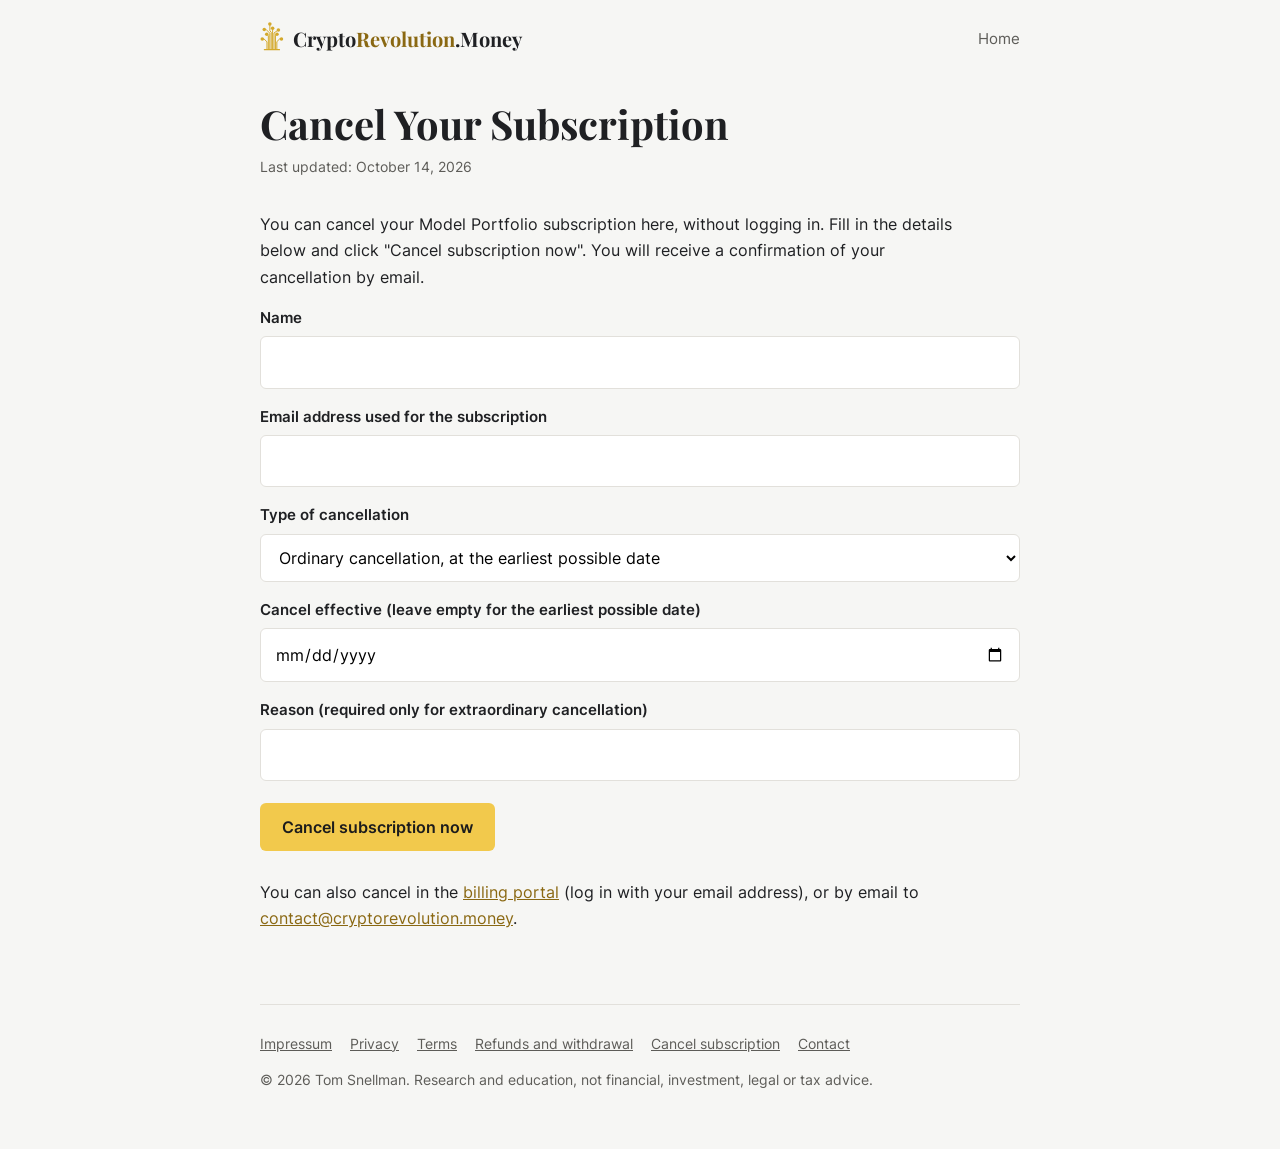
<file: cancel.html>
<!doctype html>
<html lang="en">
<head>
<meta charset="utf-8">
<meta name="viewport" content="width=device-width, initial-scale=1">
<link rel="icon" href="/favicon.ico" sizes="32x32">
<link rel="icon" href="/assets/brand/favicon.svg" type="image/svg+xml">
<link rel="apple-touch-icon" href="/assets/brand/apple-touch-icon.png">
<link rel="manifest" href="/site.webmanifest">
<meta name="theme-color" content="#2a2a2a">
<title>Cancel Your Subscription – CryptoRevolution</title>
<meta name="robots" content="noindex">
<style>
  @font-face{font-family:"Playfair Display";font-style:normal;font-weight:700;font-display:swap;src:url("assets/fonts/playfair-display-latin-700-normal.woff2") format("woff2")}
  @font-face{font-family:"Inter";font-style:normal;font-weight:400;font-display:swap;src:url("assets/fonts/inter-latin-400-normal.woff2") format("woff2")}
  @font-face{font-family:"Inter";font-style:normal;font-weight:600;font-display:swap;src:url("assets/fonts/inter-latin-600-normal.woff2") format("woff2")}
  :root{--bg:#f6f6f4;--bg-2:#fff;--line:#e2e0db;--text:#1f2023;--muted:#5d5c58;--gold:#f2c94c;--gold-ink:#8a6812;
        --serif:"Playfair Display",Georgia,serif;--sans:"Inter",system-ui,-apple-system,"Segoe UI",sans-serif;color-scheme:light}
  *{box-sizing:border-box}
  body{margin:0;background:var(--bg);color:var(--text);font-family:var(--sans);font-size:16px;line-height:1.65;padding:0 20px}
  a{color:var(--gold-ink)}
  .wrap{max-width:760px;margin:0 auto}
  header.top{display:flex;justify-content:space-between;align-items:center;gap:16px;padding-block:22px;flex-wrap:wrap}
  .brand{font-family:var(--serif);font-weight:700;font-size:1.25rem;color:var(--text);text-decoration:none}
  .brand span{color:var(--gold-ink)}
  header nav a{color:var(--muted);text-decoration:none;font-size:.92rem}
  main{padding-block:24px 56px}
  h1{font-family:var(--serif);font-weight:700;font-size:clamp(1.9rem,4vw,2.5rem);line-height:1.15;margin:0 0 8px}
  .updated{color:var(--muted);font-size:.9rem;margin:0 0 32px}
  h2{font-size:1.15rem;margin:36px 0 8px}
  h3{font-size:1rem;margin:24px 0 6px}
  p,li{max-width:70ch}
  ul{padding-left:1.2em}
  address{font-style:normal}
  .box{background:var(--bg-2);border:1px solid var(--line);border-radius:10px;padding:20px 22px;margin:20px 0}
  mark{background:#fff3c4;padding:0 3px;border-radius:3px}
  form label{display:block;font-weight:600;font-size:.92rem;margin:16px 0 6px}
  form input,form select{width:100%;padding:12px 14px;border:1px solid var(--line);border-radius:6px;font:inherit;background:#fff}
  .btn{display:inline-block;margin-top:22px;padding:14px 22px;border-radius:6px;border:0;background:var(--gold);color:#1c1c1c;font:600 1rem var(--sans);cursor:pointer}
  .btn:focus-visible,form input:focus,form select:focus{outline:2px solid var(--gold-ink);outline-offset:1px}
  footer{border-top:1px solid var(--line);padding-block:28px 44px;color:var(--muted);font-size:.85rem}
  footer nav{display:flex;gap:18px;flex-wrap:wrap;margin-bottom:12px}
  footer a{color:var(--muted)}
</style>
</head>
<body>
<div class="wrap">
<header class="top">
  <a class="brand" href="./"><img src="/assets/brand/tree.svg" alt="" width="24" height="29" style="vertical-align:-4px;margin-right:9px">Crypto<span>Revolution</span>.Money</a>
  <nav aria-label="Main"><a href="./">Home</a></nav>
</header>
<main>
<h1>Cancel Your Subscription</h1>
<p class="updated">Last updated: October 14, 2026</p>

<p>You can cancel your Model Portfolio subscription here, without logging in. Fill in the details below and click "Cancel subscription now". You will receive a confirmation of your cancellation by email.</p>
<form method="post" action="https://api.cryptorevolution.money/cancel">
  <label for="name">Name</label>
  <input id="name" name="name" autocomplete="name" required>
  <label for="email">Email address used for the subscription</label>
  <input id="email" name="email" type="email" autocomplete="email" required>
  <label for="type">Type of cancellation</label>
  <select id="type" name="type">
    <option value="ordinary">Ordinary cancellation, at the earliest possible date</option>
    <option value="extraordinary">Extraordinary cancellation for good cause</option>
  </select>
  <label for="date">Cancel effective (leave empty for the earliest possible date)</label>
  <input id="date" name="date" type="date">
  <label for="reason">Reason (required only for extraordinary cancellation)</label>
  <input id="reason" name="reason">
  <input class="nonce" name="website" tabindex="-1" autocomplete="off" aria-hidden="true" style="position:absolute;left:-9999px">
  <button class="btn" type="submit">Cancel subscription now</button>
</form>
<p style="margin-top:28px">You can also cancel in the <a href="https://billing.stripe.com/p/login/aFa14pguu3mP6Woa6DeQM00">billing portal</a> (log in with your email address), or by email to <a href="mailto:contact@cryptorevolution.money">contact@cryptorevolution.money</a>.</p>
</main>
<footer>
  <nav aria-label="Legal">
    <a href="impressum.html">Impressum</a>
    <a href="privacy.html">Privacy</a>
    <a href="terms.html">Terms</a>
    <a href="refunds.html">Refunds and withdrawal</a>
    <a href="cancel.html">Cancel subscription</a>
    <a href="contact.html">Contact</a>
  </nav>
  <p>© 2026 Tom Snellman. Research and education, not financial, investment, legal or tax advice.</p>
</footer>
</div>
</body>
</html>
</file>
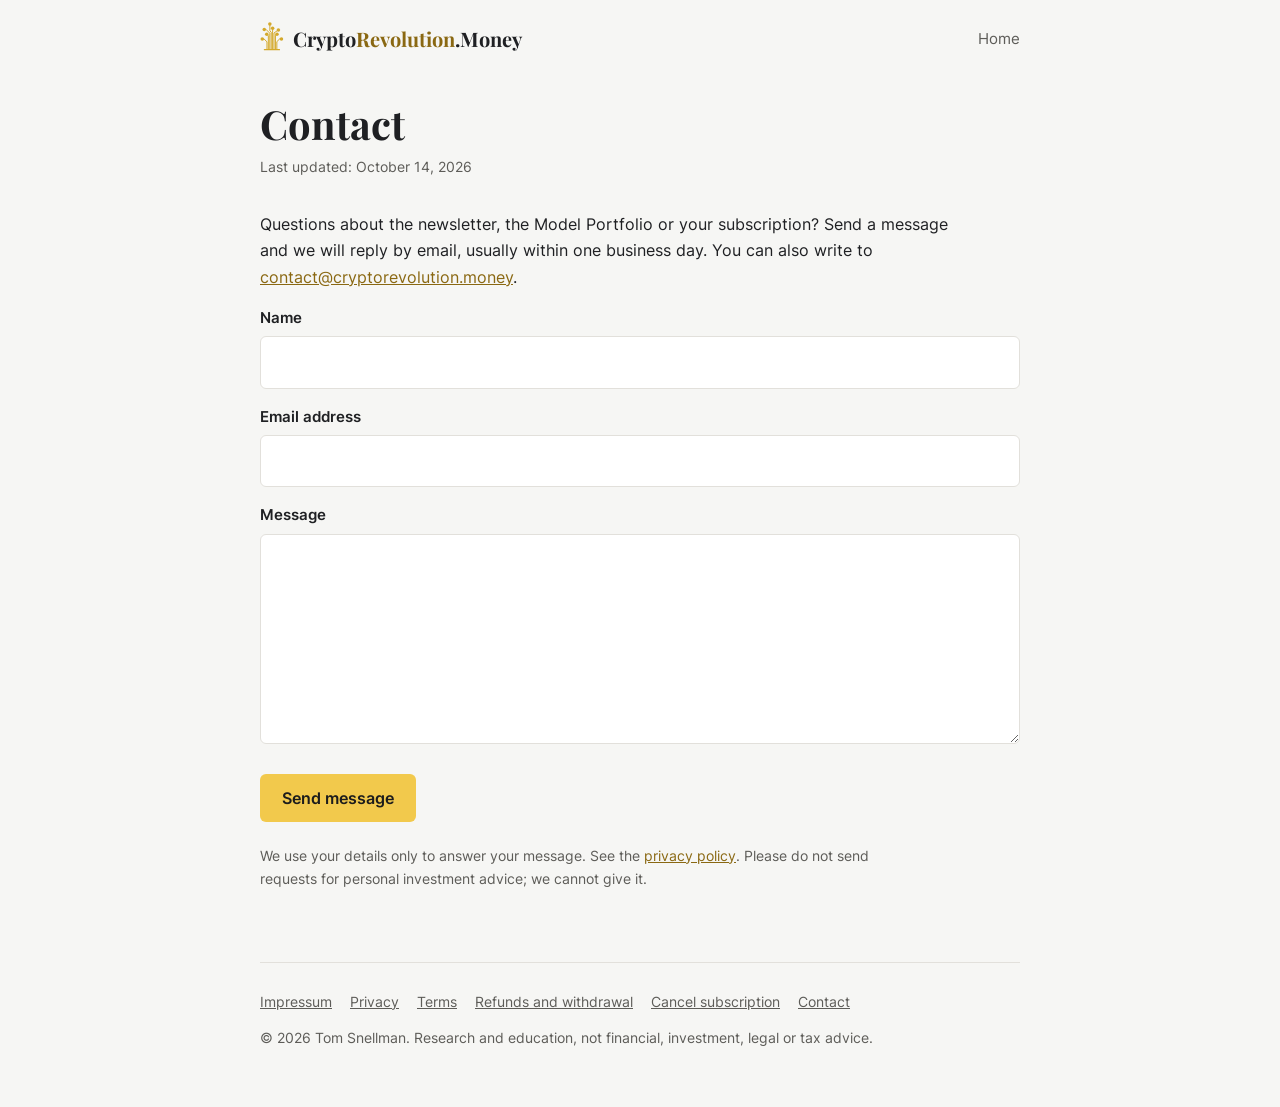
<file: contact.html>
<!doctype html>
<html lang="en">
<head>
<meta charset="utf-8">
<meta name="viewport" content="width=device-width, initial-scale=1">
<link rel="icon" href="/favicon.ico" sizes="32x32">
<link rel="icon" href="/assets/brand/favicon.svg" type="image/svg+xml">
<link rel="apple-touch-icon" href="/assets/brand/apple-touch-icon.png">
<link rel="manifest" href="/site.webmanifest">
<meta name="theme-color" content="#2a2a2a">
<title>Contact – CryptoRevolution</title>
<meta name="robots" content="index">
<style>
  @font-face{font-family:"Playfair Display";font-style:normal;font-weight:700;font-display:swap;src:url("assets/fonts/playfair-display-latin-700-normal.woff2") format("woff2")}
  @font-face{font-family:"Inter";font-style:normal;font-weight:400;font-display:swap;src:url("assets/fonts/inter-latin-400-normal.woff2") format("woff2")}
  @font-face{font-family:"Inter";font-style:normal;font-weight:600;font-display:swap;src:url("assets/fonts/inter-latin-600-normal.woff2") format("woff2")}
  :root{--bg:#f6f6f4;--bg-2:#fff;--line:#e2e0db;--text:#1f2023;--muted:#5d5c58;--gold:#f2c94c;--gold-ink:#8a6812;
        --serif:"Playfair Display",Georgia,serif;--sans:"Inter",system-ui,-apple-system,"Segoe UI",sans-serif;color-scheme:light}
  *{box-sizing:border-box}
  body{margin:0;background:var(--bg);color:var(--text);font-family:var(--sans);font-size:16px;line-height:1.65;padding:0 20px}
  a{color:var(--gold-ink)}
  .wrap{max-width:760px;margin:0 auto}
  header.top{display:flex;justify-content:space-between;align-items:center;gap:16px;padding-block:22px;flex-wrap:wrap}
  .brand{font-family:var(--serif);font-weight:700;font-size:1.25rem;color:var(--text);text-decoration:none}
  .brand span{color:var(--gold-ink)}
  header nav a{color:var(--muted);text-decoration:none;font-size:.92rem}
  main{padding-block:24px 56px}
  h1{font-family:var(--serif);font-weight:700;font-size:clamp(1.9rem,4vw,2.5rem);line-height:1.15;margin:0 0 8px}
  .updated{color:var(--muted);font-size:.9rem;margin:0 0 32px}
  h2{font-size:1.15rem;margin:36px 0 8px}
  h3{font-size:1rem;margin:24px 0 6px}
  p,li{max-width:70ch}
  ul{padding-left:1.2em}
  address{font-style:normal}
  .box{background:var(--bg-2);border:1px solid var(--line);border-radius:10px;padding:20px 22px;margin:20px 0}
  mark{background:#fff3c4;padding:0 3px;border-radius:3px}
  form label{display:block;font-weight:600;font-size:.92rem;margin:16px 0 6px}
  form input,form select{width:100%;padding:12px 14px;border:1px solid var(--line);border-radius:6px;font:inherit;background:#fff}
  .btn{display:inline-block;margin-top:22px;padding:14px 22px;border-radius:6px;border:0;background:var(--gold);color:#1c1c1c;font:600 1rem var(--sans);cursor:pointer}
  .btn:focus-visible,form input:focus,form select:focus{outline:2px solid var(--gold-ink);outline-offset:1px}
  footer{border-top:1px solid var(--line);padding-block:28px 44px;color:var(--muted);font-size:.85rem}
  footer nav{display:flex;gap:18px;flex-wrap:wrap;margin-bottom:12px}
  footer a{color:var(--muted)}
</style>
</head>
<body>
<div class="wrap">
<header class="top">
  <a class="brand" href="./"><img src="/assets/brand/tree.svg" alt="" width="24" height="29" style="vertical-align:-4px;margin-right:9px">Crypto<span>Revolution</span>.Money</a>
  <nav aria-label="Main"><a href="./">Home</a></nav>
</header>
<main>
<h1>Contact</h1>
<p class="updated">Last updated: October 14, 2026</p>

<p>Questions about the newsletter, the Model Portfolio or your subscription? Send a message and we will reply by email, usually within one business day. You can also write to <a href="mailto:contact@cryptorevolution.money">contact@cryptorevolution.money</a>.</p>
<form method="post" action="https://api.cryptorevolution.money/contact">
  <label for="name">Name</label>
  <input id="name" name="name" autocomplete="name" required maxlength="120">
  <label for="email">Email address</label>
  <input id="email" name="email" type="email" autocomplete="email" required maxlength="200">
  <label for="message">Message</label>
  <textarea id="message" name="message" rows="7" required maxlength="5000" style="width:100%;padding:12px 14px;border:1px solid var(--line);border-radius:6px;font:inherit;background:#fff"></textarea>
  <input name="website" tabindex="-1" autocomplete="off" aria-hidden="true" style="position:absolute;left:-9999px">
  <button class="btn" type="submit">Send message</button>
</form>
<p style="margin-top:22px;font-size:.9rem;color:var(--muted)">We use your details only to answer your message. See the <a href="privacy.html">privacy policy</a>. Please do not send requests for personal investment advice; we cannot give it.</p>
</main>
<footer>
  <nav aria-label="Legal">
    <a href="impressum.html">Impressum</a>
    <a href="privacy.html">Privacy</a>
    <a href="terms.html">Terms</a>
    <a href="refunds.html">Refunds and withdrawal</a>
    <a href="cancel.html">Cancel subscription</a>
    <a href="contact.html">Contact</a>
  </nav>
  <p>© 2026 Tom Snellman. Research and education, not financial, investment, legal or tax advice.</p>
</footer>
</div>
</body>
</html>
</file>
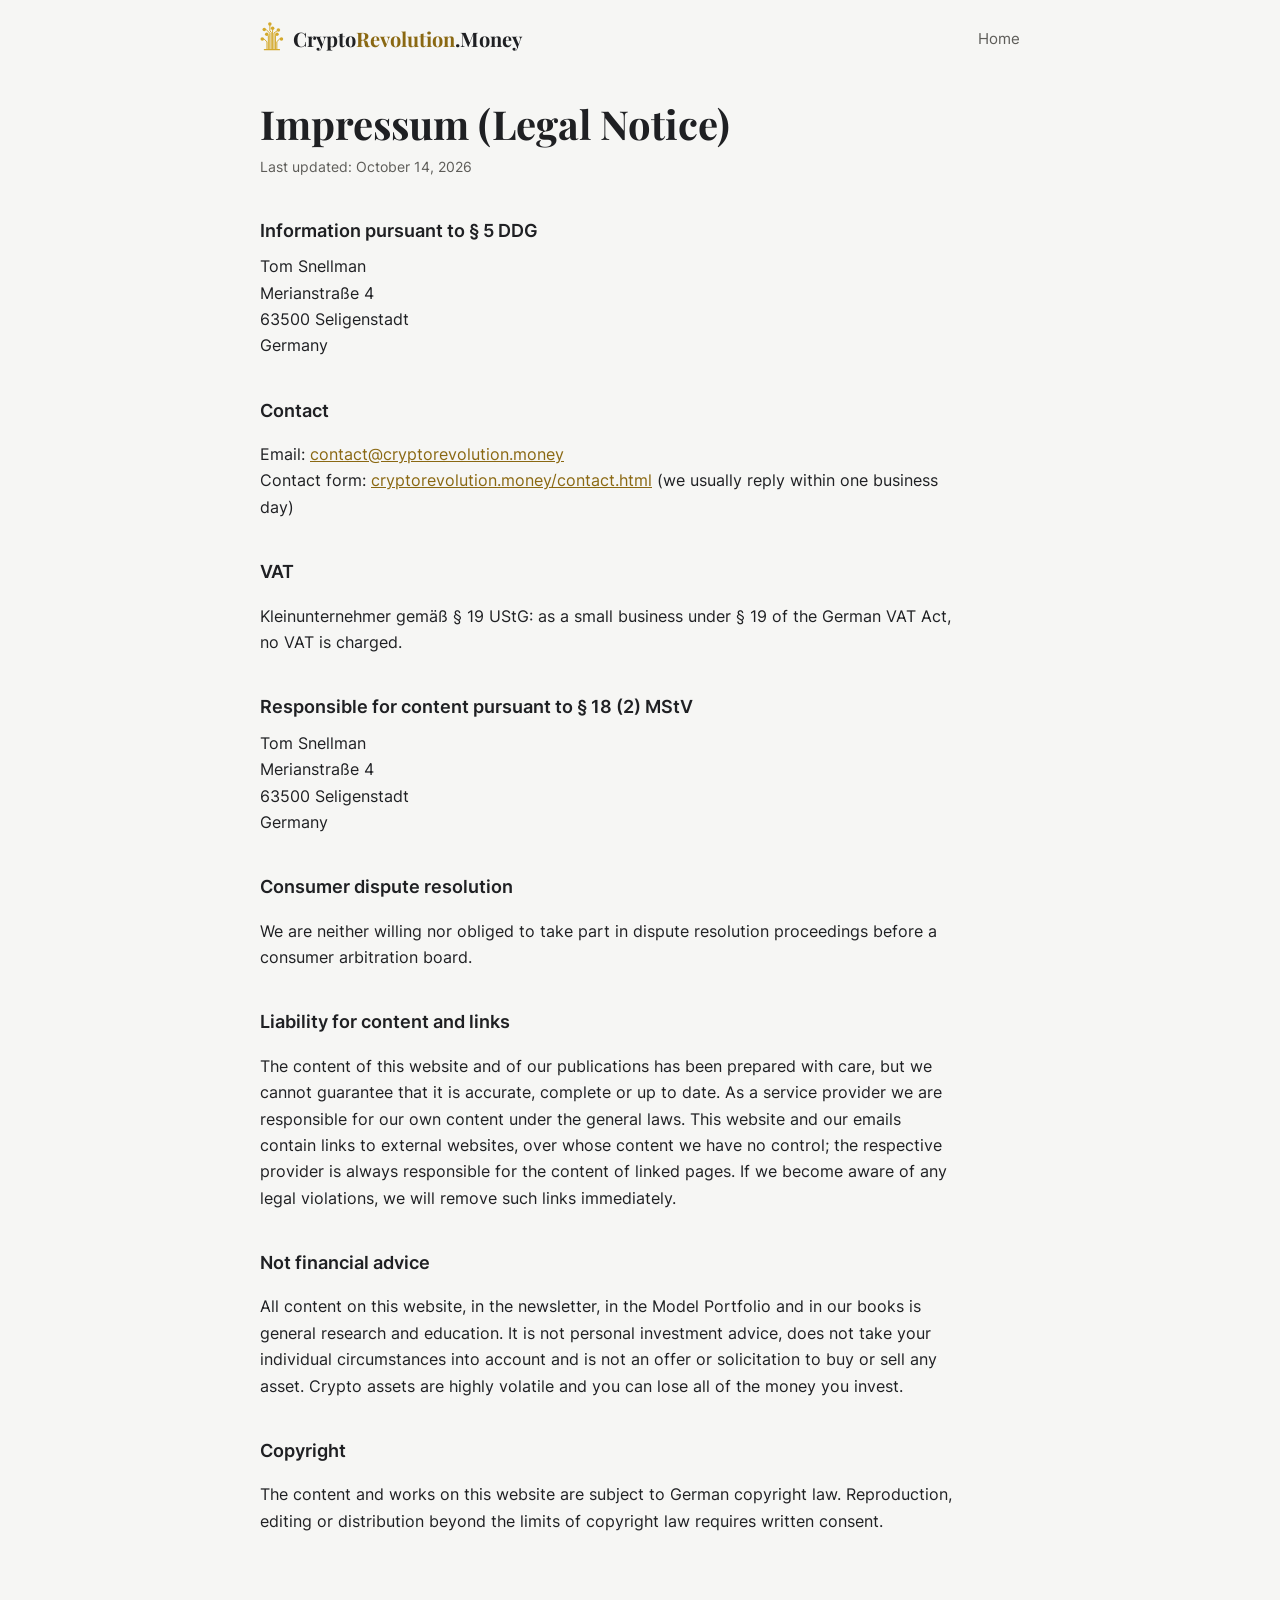
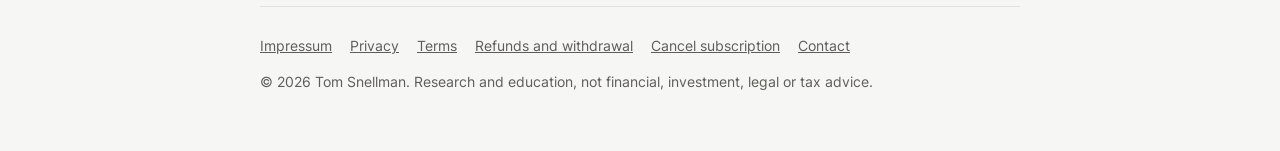
<file: impressum.html>
<!doctype html>
<html lang="en">
<head>
<meta charset="utf-8">
<meta name="viewport" content="width=device-width, initial-scale=1">
<link rel="icon" href="/favicon.ico" sizes="32x32">
<link rel="icon" href="/assets/brand/favicon.svg" type="image/svg+xml">
<link rel="apple-touch-icon" href="/assets/brand/apple-touch-icon.png">
<link rel="manifest" href="/site.webmanifest">
<meta name="theme-color" content="#2a2a2a">
<title>Impressum (Legal Notice) – CryptoRevolution</title>
<meta name="robots" content="index">
<style>
  @font-face{font-family:"Playfair Display";font-style:normal;font-weight:700;font-display:swap;src:url("assets/fonts/playfair-display-latin-700-normal.woff2") format("woff2")}
  @font-face{font-family:"Inter";font-style:normal;font-weight:400;font-display:swap;src:url("assets/fonts/inter-latin-400-normal.woff2") format("woff2")}
  @font-face{font-family:"Inter";font-style:normal;font-weight:600;font-display:swap;src:url("assets/fonts/inter-latin-600-normal.woff2") format("woff2")}
  :root{--bg:#f6f6f4;--bg-2:#fff;--line:#e2e0db;--text:#1f2023;--muted:#5d5c58;--gold:#f2c94c;--gold-ink:#8a6812;
        --serif:"Playfair Display",Georgia,serif;--sans:"Inter",system-ui,-apple-system,"Segoe UI",sans-serif;color-scheme:light}
  *{box-sizing:border-box}
  body{margin:0;background:var(--bg);color:var(--text);font-family:var(--sans);font-size:16px;line-height:1.65;padding:0 20px}
  a{color:var(--gold-ink)}
  .wrap{max-width:760px;margin:0 auto}
  header.top{display:flex;justify-content:space-between;align-items:center;gap:16px;padding-block:22px;flex-wrap:wrap}
  .brand{font-family:var(--serif);font-weight:700;font-size:1.25rem;color:var(--text);text-decoration:none}
  .brand span{color:var(--gold-ink)}
  header nav a{color:var(--muted);text-decoration:none;font-size:.92rem}
  main{padding-block:24px 56px}
  h1{font-family:var(--serif);font-weight:700;font-size:clamp(1.9rem,4vw,2.5rem);line-height:1.15;margin:0 0 8px}
  .updated{color:var(--muted);font-size:.9rem;margin:0 0 32px}
  h2{font-size:1.15rem;margin:36px 0 8px}
  h3{font-size:1rem;margin:24px 0 6px}
  p,li{max-width:70ch}
  ul{padding-left:1.2em}
  address{font-style:normal}
  .box{background:var(--bg-2);border:1px solid var(--line);border-radius:10px;padding:20px 22px;margin:20px 0}
  mark{background:#fff3c4;padding:0 3px;border-radius:3px}
  form label{display:block;font-weight:600;font-size:.92rem;margin:16px 0 6px}
  form input,form select{width:100%;padding:12px 14px;border:1px solid var(--line);border-radius:6px;font:inherit;background:#fff}
  .btn{display:inline-block;margin-top:22px;padding:14px 22px;border-radius:6px;border:0;background:var(--gold);color:#1c1c1c;font:600 1rem var(--sans);cursor:pointer}
  .btn:focus-visible,form input:focus,form select:focus{outline:2px solid var(--gold-ink);outline-offset:1px}
  footer{border-top:1px solid var(--line);padding-block:28px 44px;color:var(--muted);font-size:.85rem}
  footer nav{display:flex;gap:18px;flex-wrap:wrap;margin-bottom:12px}
  footer a{color:var(--muted)}
</style>
</head>
<body>
<div class="wrap">
<header class="top">
  <a class="brand" href="./"><img src="/assets/brand/tree.svg" alt="" width="24" height="29" style="vertical-align:-4px;margin-right:9px">Crypto<span>Revolution</span>.Money</a>
  <nav aria-label="Main"><a href="./">Home</a></nav>
</header>
<main>
<h1>Impressum (Legal Notice)</h1>
<p class="updated">Last updated: October 14, 2026</p>

<h2>Information pursuant to § 5 DDG</h2>
<address>Tom Snellman<br>Merianstraße 4<br>63500 Seligenstadt<br>Germany</address>

<h2>Contact</h2>
<p>Email: <a href="mailto:contact@cryptorevolution.money">contact@cryptorevolution.money</a><br>
Contact form: <a href="contact.html">cryptorevolution.money/contact.html</a> (we usually reply within one business day)</p>

<h2>VAT</h2>
<p>Kleinunternehmer gemäß § 19 UStG: as a small business under § 19 of the German VAT Act, no VAT is charged.</p>

<h2>Responsible for content pursuant to § 18 (2) MStV</h2>
<address>Tom Snellman<br>Merianstraße 4<br>63500 Seligenstadt<br>Germany</address>

<h2>Consumer dispute resolution</h2>
<p>We are neither willing nor obliged to take part in dispute resolution proceedings before a consumer arbitration board.</p>

<h2>Liability for content and links</h2>
<p>The content of this website and of our publications has been prepared with care, but we cannot guarantee that it is accurate, complete or up to date. As a service provider we are responsible for our own content under the general laws. This website and our emails contain links to external websites, over whose content we have no control; the respective provider is always responsible for the content of linked pages. If we become aware of any legal violations, we will remove such links immediately.</p>

<h2>Not financial advice</h2>
<p>All content on this website, in the newsletter, in the Model Portfolio and in our books is general research and education. It is not personal investment advice, does not take your individual circumstances into account and is not an offer or solicitation to buy or sell any asset. Crypto assets are highly volatile and you can lose all of the money you invest.</p>

<h2>Copyright</h2>
<p>The content and works on this website are subject to German copyright law. Reproduction, editing or distribution beyond the limits of copyright law requires written consent.</p>
</main>
<footer>
  <nav aria-label="Legal">
    <a href="impressum.html">Impressum</a>
    <a href="privacy.html">Privacy</a>
    <a href="terms.html">Terms</a>
    <a href="refunds.html">Refunds and withdrawal</a>
    <a href="cancel.html">Cancel subscription</a>
    <a href="contact.html">Contact</a>
  </nav>
  <p>© 2026 Tom Snellman. Research and education, not financial, investment, legal or tax advice.</p>
</footer>
</div>
</body>
</html>
</file>
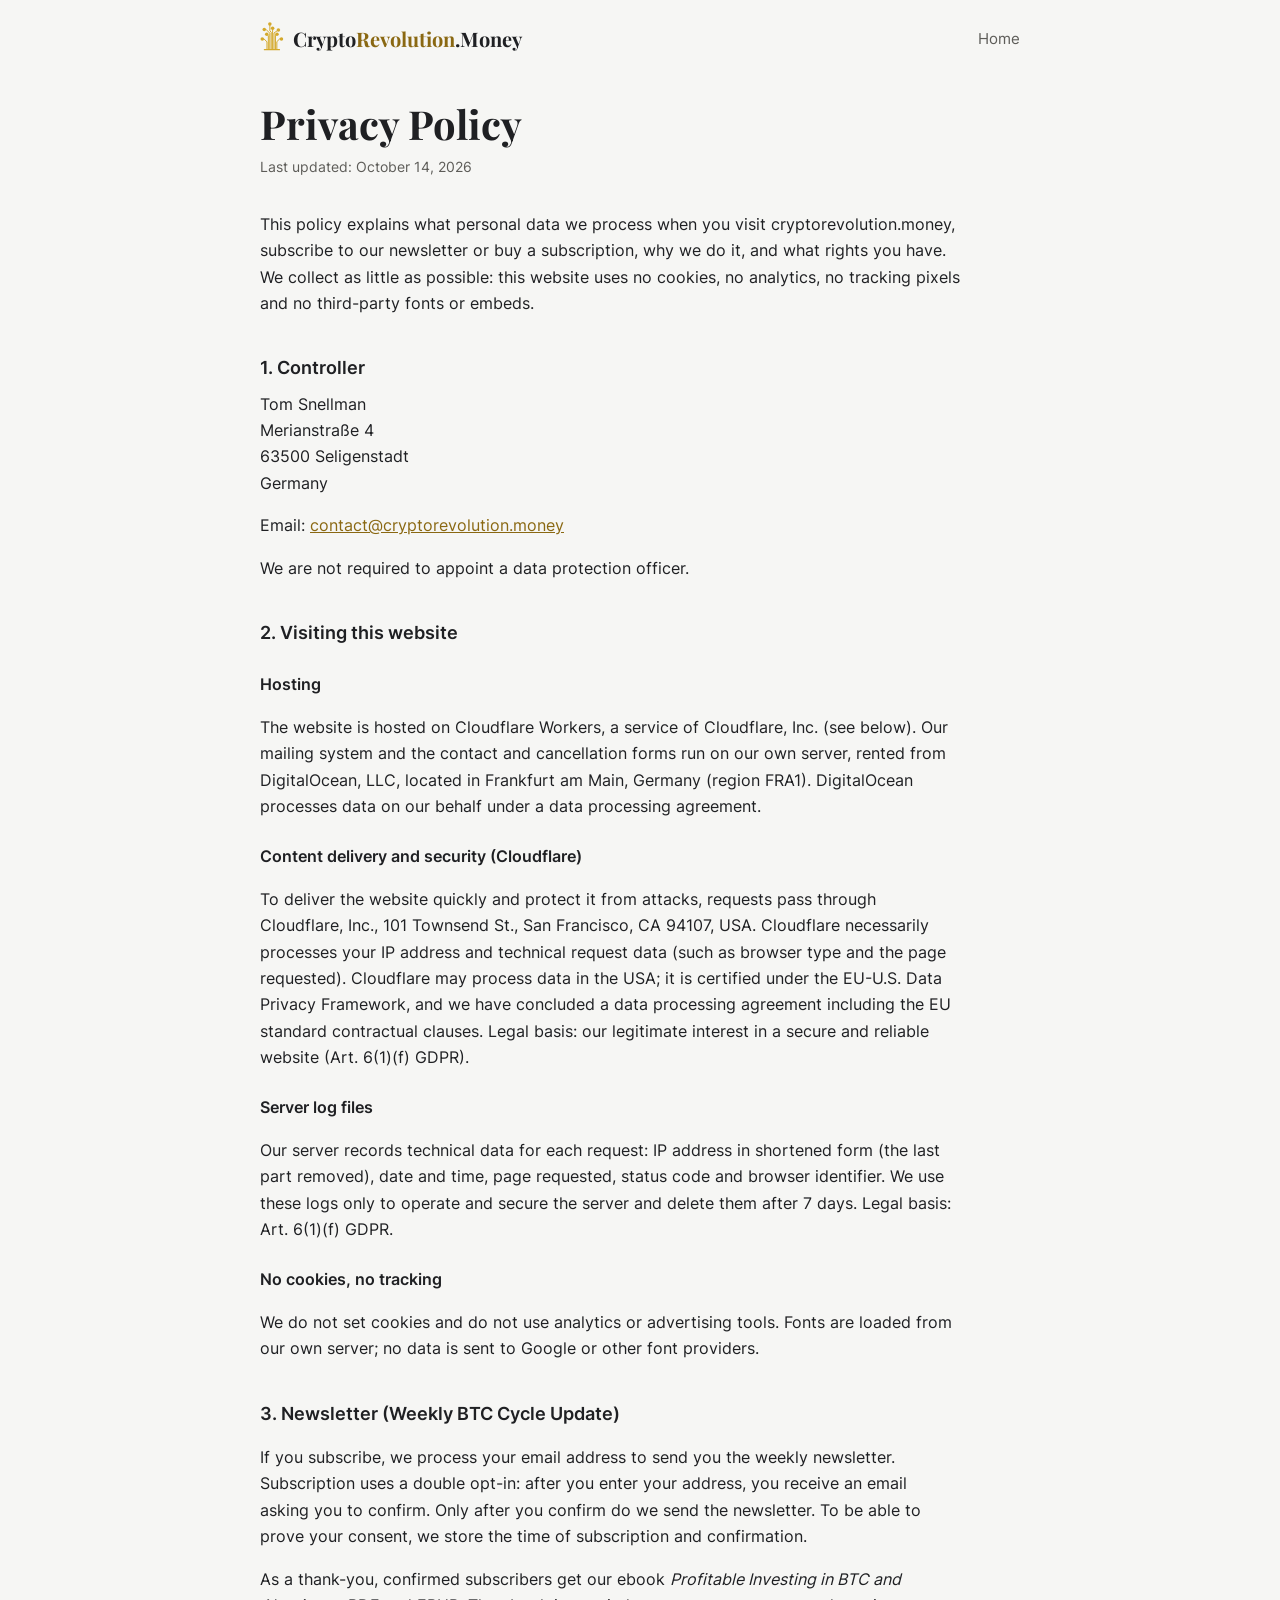
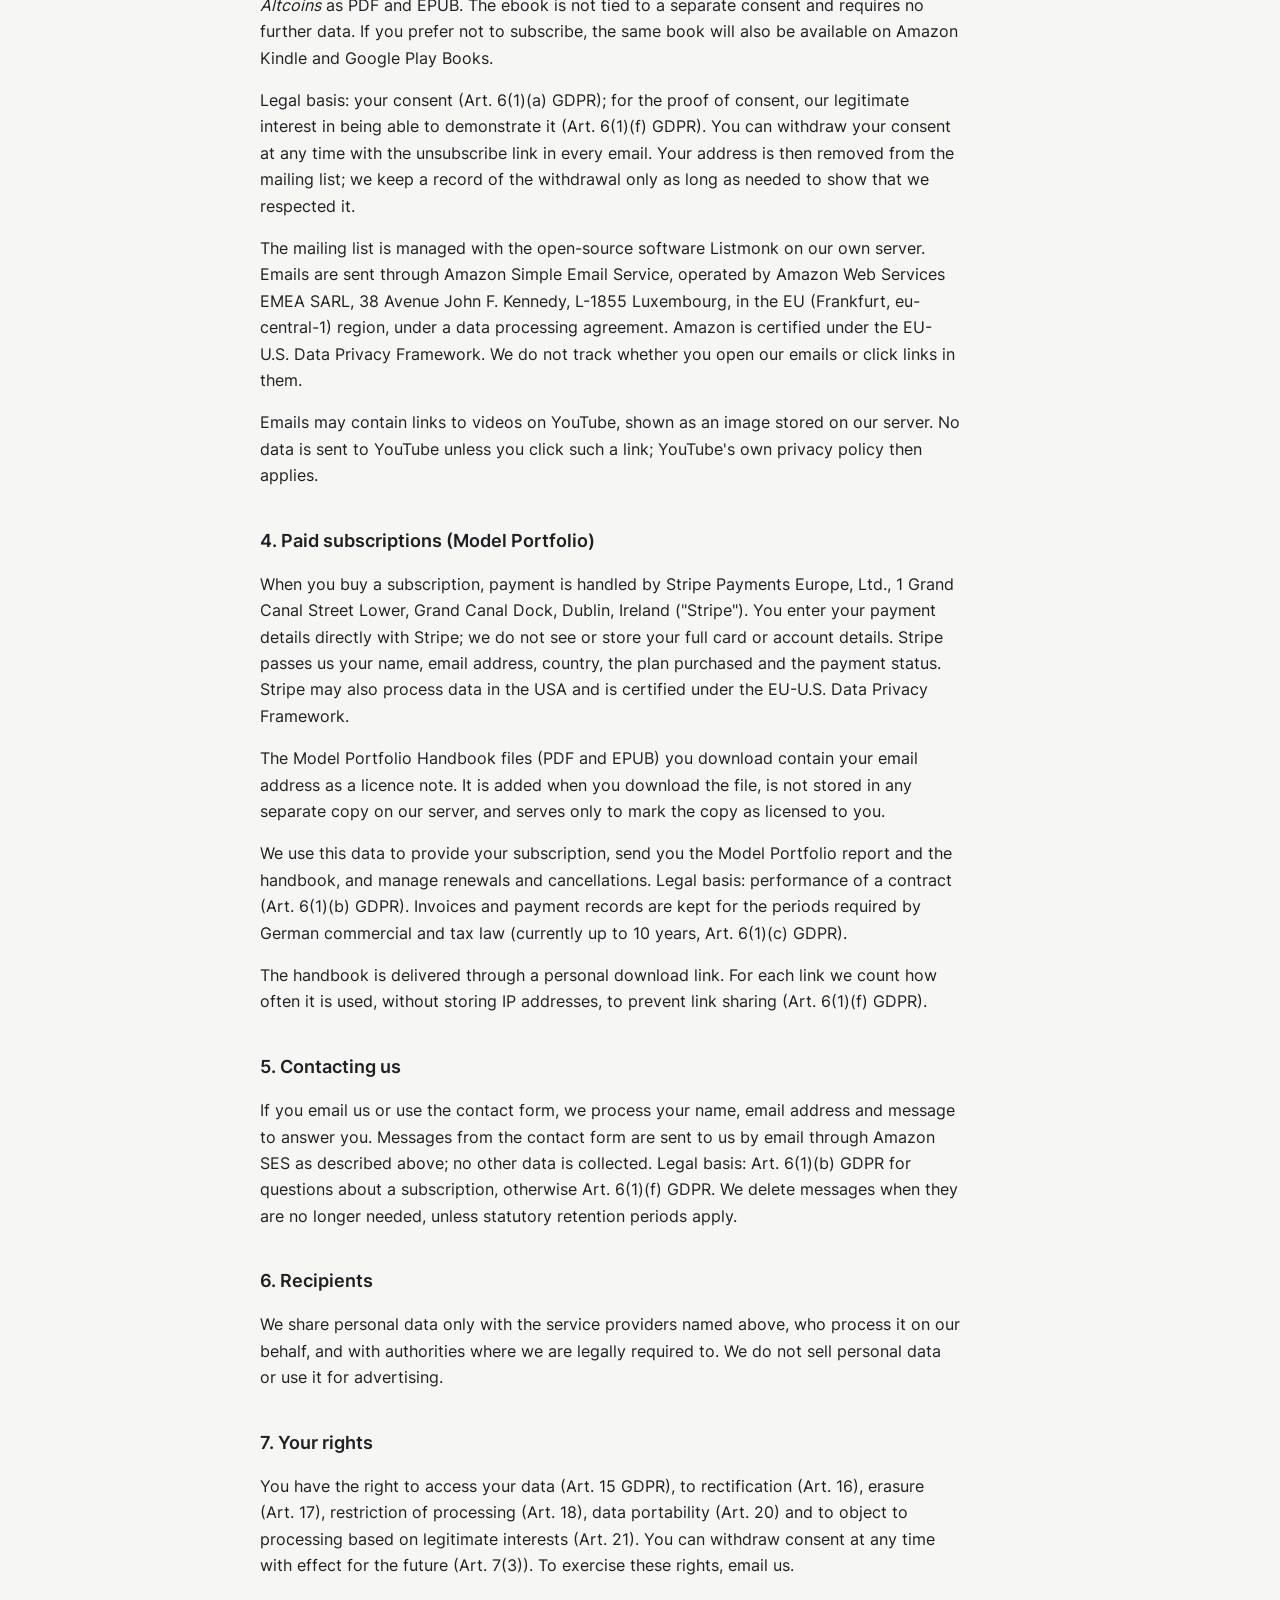
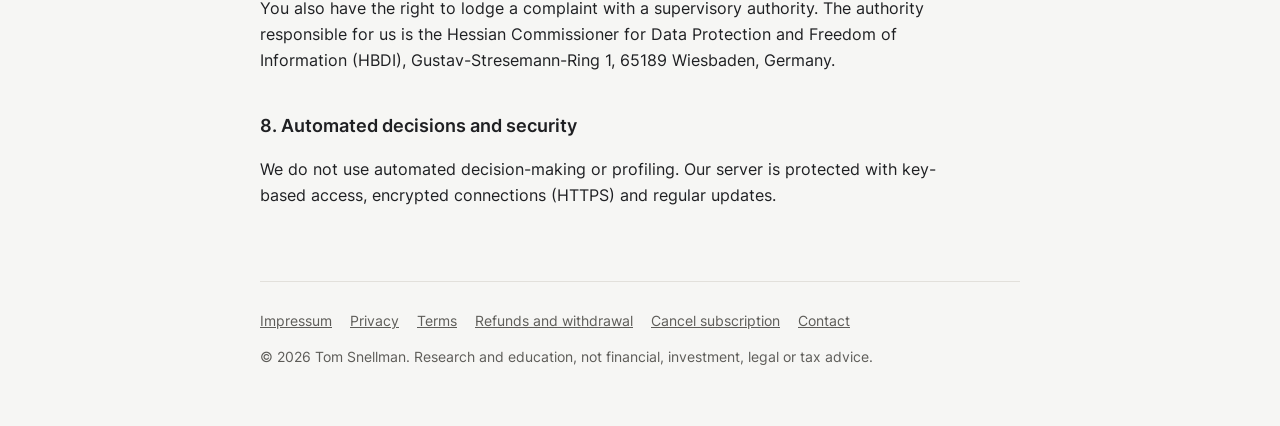
<file: privacy.html>
<!doctype html>
<html lang="en">
<head>
<meta charset="utf-8">
<meta name="viewport" content="width=device-width, initial-scale=1">
<link rel="icon" href="/favicon.ico" sizes="32x32">
<link rel="icon" href="/assets/brand/favicon.svg" type="image/svg+xml">
<link rel="apple-touch-icon" href="/assets/brand/apple-touch-icon.png">
<link rel="manifest" href="/site.webmanifest">
<meta name="theme-color" content="#2a2a2a">
<title>Privacy Policy – CryptoRevolution</title>
<meta name="robots" content="index">
<style>
  @font-face{font-family:"Playfair Display";font-style:normal;font-weight:700;font-display:swap;src:url("assets/fonts/playfair-display-latin-700-normal.woff2") format("woff2")}
  @font-face{font-family:"Inter";font-style:normal;font-weight:400;font-display:swap;src:url("assets/fonts/inter-latin-400-normal.woff2") format("woff2")}
  @font-face{font-family:"Inter";font-style:normal;font-weight:600;font-display:swap;src:url("assets/fonts/inter-latin-600-normal.woff2") format("woff2")}
  :root{--bg:#f6f6f4;--bg-2:#fff;--line:#e2e0db;--text:#1f2023;--muted:#5d5c58;--gold:#f2c94c;--gold-ink:#8a6812;
        --serif:"Playfair Display",Georgia,serif;--sans:"Inter",system-ui,-apple-system,"Segoe UI",sans-serif;color-scheme:light}
  *{box-sizing:border-box}
  body{margin:0;background:var(--bg);color:var(--text);font-family:var(--sans);font-size:16px;line-height:1.65;padding:0 20px}
  a{color:var(--gold-ink)}
  .wrap{max-width:760px;margin:0 auto}
  header.top{display:flex;justify-content:space-between;align-items:center;gap:16px;padding-block:22px;flex-wrap:wrap}
  .brand{font-family:var(--serif);font-weight:700;font-size:1.25rem;color:var(--text);text-decoration:none}
  .brand span{color:var(--gold-ink)}
  header nav a{color:var(--muted);text-decoration:none;font-size:.92rem}
  main{padding-block:24px 56px}
  h1{font-family:var(--serif);font-weight:700;font-size:clamp(1.9rem,4vw,2.5rem);line-height:1.15;margin:0 0 8px}
  .updated{color:var(--muted);font-size:.9rem;margin:0 0 32px}
  h2{font-size:1.15rem;margin:36px 0 8px}
  h3{font-size:1rem;margin:24px 0 6px}
  p,li{max-width:70ch}
  ul{padding-left:1.2em}
  address{font-style:normal}
  .box{background:var(--bg-2);border:1px solid var(--line);border-radius:10px;padding:20px 22px;margin:20px 0}
  mark{background:#fff3c4;padding:0 3px;border-radius:3px}
  form label{display:block;font-weight:600;font-size:.92rem;margin:16px 0 6px}
  form input,form select{width:100%;padding:12px 14px;border:1px solid var(--line);border-radius:6px;font:inherit;background:#fff}
  .btn{display:inline-block;margin-top:22px;padding:14px 22px;border-radius:6px;border:0;background:var(--gold);color:#1c1c1c;font:600 1rem var(--sans);cursor:pointer}
  .btn:focus-visible,form input:focus,form select:focus{outline:2px solid var(--gold-ink);outline-offset:1px}
  footer{border-top:1px solid var(--line);padding-block:28px 44px;color:var(--muted);font-size:.85rem}
  footer nav{display:flex;gap:18px;flex-wrap:wrap;margin-bottom:12px}
  footer a{color:var(--muted)}
</style>
</head>
<body>
<div class="wrap">
<header class="top">
  <a class="brand" href="./"><img src="/assets/brand/tree.svg" alt="" width="24" height="29" style="vertical-align:-4px;margin-right:9px">Crypto<span>Revolution</span>.Money</a>
  <nav aria-label="Main"><a href="./">Home</a></nav>
</header>
<main>
<h1>Privacy Policy</h1>
<p class="updated">Last updated: October 14, 2026</p>

<p>This policy explains what personal data we process when you visit cryptorevolution.money, subscribe to our newsletter or buy a subscription, why we do it, and what rights you have. We collect as little as possible: this website uses no cookies, no analytics, no tracking pixels and no third-party fonts or embeds.</p>

<h2>1. Controller</h2>
<address>Tom Snellman<br>Merianstraße 4<br>63500 Seligenstadt<br>Germany</address>
<p>Email: <a href="mailto:contact@cryptorevolution.money">contact@cryptorevolution.money</a></p>
<p>We are not required to appoint a data protection officer.</p>

<h2>2. Visiting this website</h2>
<h3>Hosting</h3>
<p>The website is hosted on Cloudflare Workers, a service of Cloudflare, Inc. (see below). Our mailing system and the contact and cancellation forms run on our own server, rented from DigitalOcean, LLC, located in Frankfurt am Main, Germany (region FRA1). DigitalOcean processes data on our behalf under a data processing agreement.</p>
<h3>Content delivery and security (Cloudflare)</h3>
<p>To deliver the website quickly and protect it from attacks, requests pass through Cloudflare, Inc., 101 Townsend St., San Francisco, CA 94107, USA. Cloudflare necessarily processes your IP address and technical request data (such as browser type and the page requested). Cloudflare may process data in the USA; it is certified under the EU-U.S. Data Privacy Framework, and we have concluded a data processing agreement including the EU standard contractual clauses. Legal basis: our legitimate interest in a secure and reliable website (Art. 6(1)(f) GDPR).</p>
<h3>Server log files</h3>
<p>Our server records technical data for each request: IP address in shortened form (the last part removed), date and time, page requested, status code and browser identifier. We use these logs only to operate and secure the server and delete them after 7 days. Legal basis: Art. 6(1)(f) GDPR.</p>
<h3>No cookies, no tracking</h3>
<p>We do not set cookies and do not use analytics or advertising tools. Fonts are loaded from our own server; no data is sent to Google or other font providers.</p>

<h2>3. Newsletter (Weekly BTC Cycle Update)</h2>
<p>If you subscribe, we process your email address to send you the weekly newsletter. Subscription uses a double opt-in: after you enter your address, you receive an email asking you to confirm. Only after you confirm do we send the newsletter. To be able to prove your consent, we store the time of subscription and confirmation.</p>
<p>As a thank-you, confirmed subscribers get our ebook <i>Profitable Investing in BTC and Altcoins</i> as PDF and EPUB. The ebook is not tied to a separate consent and requires no further data. If you prefer not to subscribe, the same book will also be available on Amazon Kindle and Google Play Books.</p>
<p>Legal basis: your consent (Art. 6(1)(a) GDPR); for the proof of consent, our legitimate interest in being able to demonstrate it (Art. 6(1)(f) GDPR). You can withdraw your consent at any time with the unsubscribe link in every email. Your address is then removed from the mailing list; we keep a record of the withdrawal only as long as needed to show that we respected it.</p>
<p>The mailing list is managed with the open-source software Listmonk on our own server. Emails are sent through Amazon Simple Email Service, operated by Amazon Web Services EMEA SARL, 38 Avenue John F. Kennedy, L-1855 Luxembourg, in the EU (Frankfurt, eu-central-1) region, under a data processing agreement. Amazon is certified under the EU-U.S. Data Privacy Framework. We do not track whether you open our emails or click links in them.</p>
<p>Emails may contain links to videos on YouTube, shown as an image stored on our server. No data is sent to YouTube unless you click such a link; YouTube's own privacy policy then applies.</p>

<h2>4. Paid subscriptions (Model Portfolio)</h2>
<p>When you buy a subscription, payment is handled by Stripe Payments Europe, Ltd., 1 Grand Canal Street Lower, Grand Canal Dock, Dublin, Ireland ("Stripe"). You enter your payment details directly with Stripe; we do not see or store your full card or account details. Stripe passes us your name, email address, country, the plan purchased and the payment status. Stripe may also process data in the USA and is certified under the EU-U.S. Data Privacy Framework.</p>
<p>The Model Portfolio Handbook files (PDF and EPUB) you download contain your email address as a licence note. It is added when you download the file, is not stored in any separate copy on our server, and serves only to mark the copy as licensed to you.</p>
<p>We use this data to provide your subscription, send you the Model Portfolio report and the handbook, and manage renewals and cancellations. Legal basis: performance of a contract (Art. 6(1)(b) GDPR). Invoices and payment records are kept for the periods required by German commercial and tax law (currently up to 10 years, Art. 6(1)(c) GDPR).</p>
<p>The handbook is delivered through a personal download link. For each link we count how often it is used, without storing IP addresses, to prevent link sharing (Art. 6(1)(f) GDPR).</p>

<h2>5. Contacting us</h2>
<p>If you email us or use the contact form, we process your name, email address and message to answer you. Messages from the contact form are sent to us by email through Amazon SES as described above; no other data is collected. Legal basis: Art. 6(1)(b) GDPR for questions about a subscription, otherwise Art. 6(1)(f) GDPR. We delete messages when they are no longer needed, unless statutory retention periods apply.</p>

<h2>6. Recipients</h2>
<p>We share personal data only with the service providers named above, who process it on our behalf, and with authorities where we are legally required to. We do not sell personal data or use it for advertising.</p>

<h2>7. Your rights</h2>
<p>You have the right to access your data (Art. 15 GDPR), to rectification (Art. 16), erasure (Art. 17), restriction of processing (Art. 18), data portability (Art. 20) and to object to processing based on legitimate interests (Art. 21). You can withdraw consent at any time with effect for the future (Art. 7(3)). To exercise these rights, email us.</p>
<p>You also have the right to lodge a complaint with a supervisory authority. The authority responsible for us is the Hessian Commissioner for Data Protection and Freedom of Information (HBDI), Gustav-Stresemann-Ring 1, 65189 Wiesbaden, Germany.</p>

<h2>8. Automated decisions and security</h2>
<p>We do not use automated decision-making or profiling. Our server is protected with key-based access, encrypted connections (HTTPS) and regular updates.</p>
</main>
<footer>
  <nav aria-label="Legal">
    <a href="impressum.html">Impressum</a>
    <a href="privacy.html">Privacy</a>
    <a href="terms.html">Terms</a>
    <a href="refunds.html">Refunds and withdrawal</a>
    <a href="cancel.html">Cancel subscription</a>
    <a href="contact.html">Contact</a>
  </nav>
  <p>© 2026 Tom Snellman. Research and education, not financial, investment, legal or tax advice.</p>
</footer>
</div>
</body>
</html>
</file>
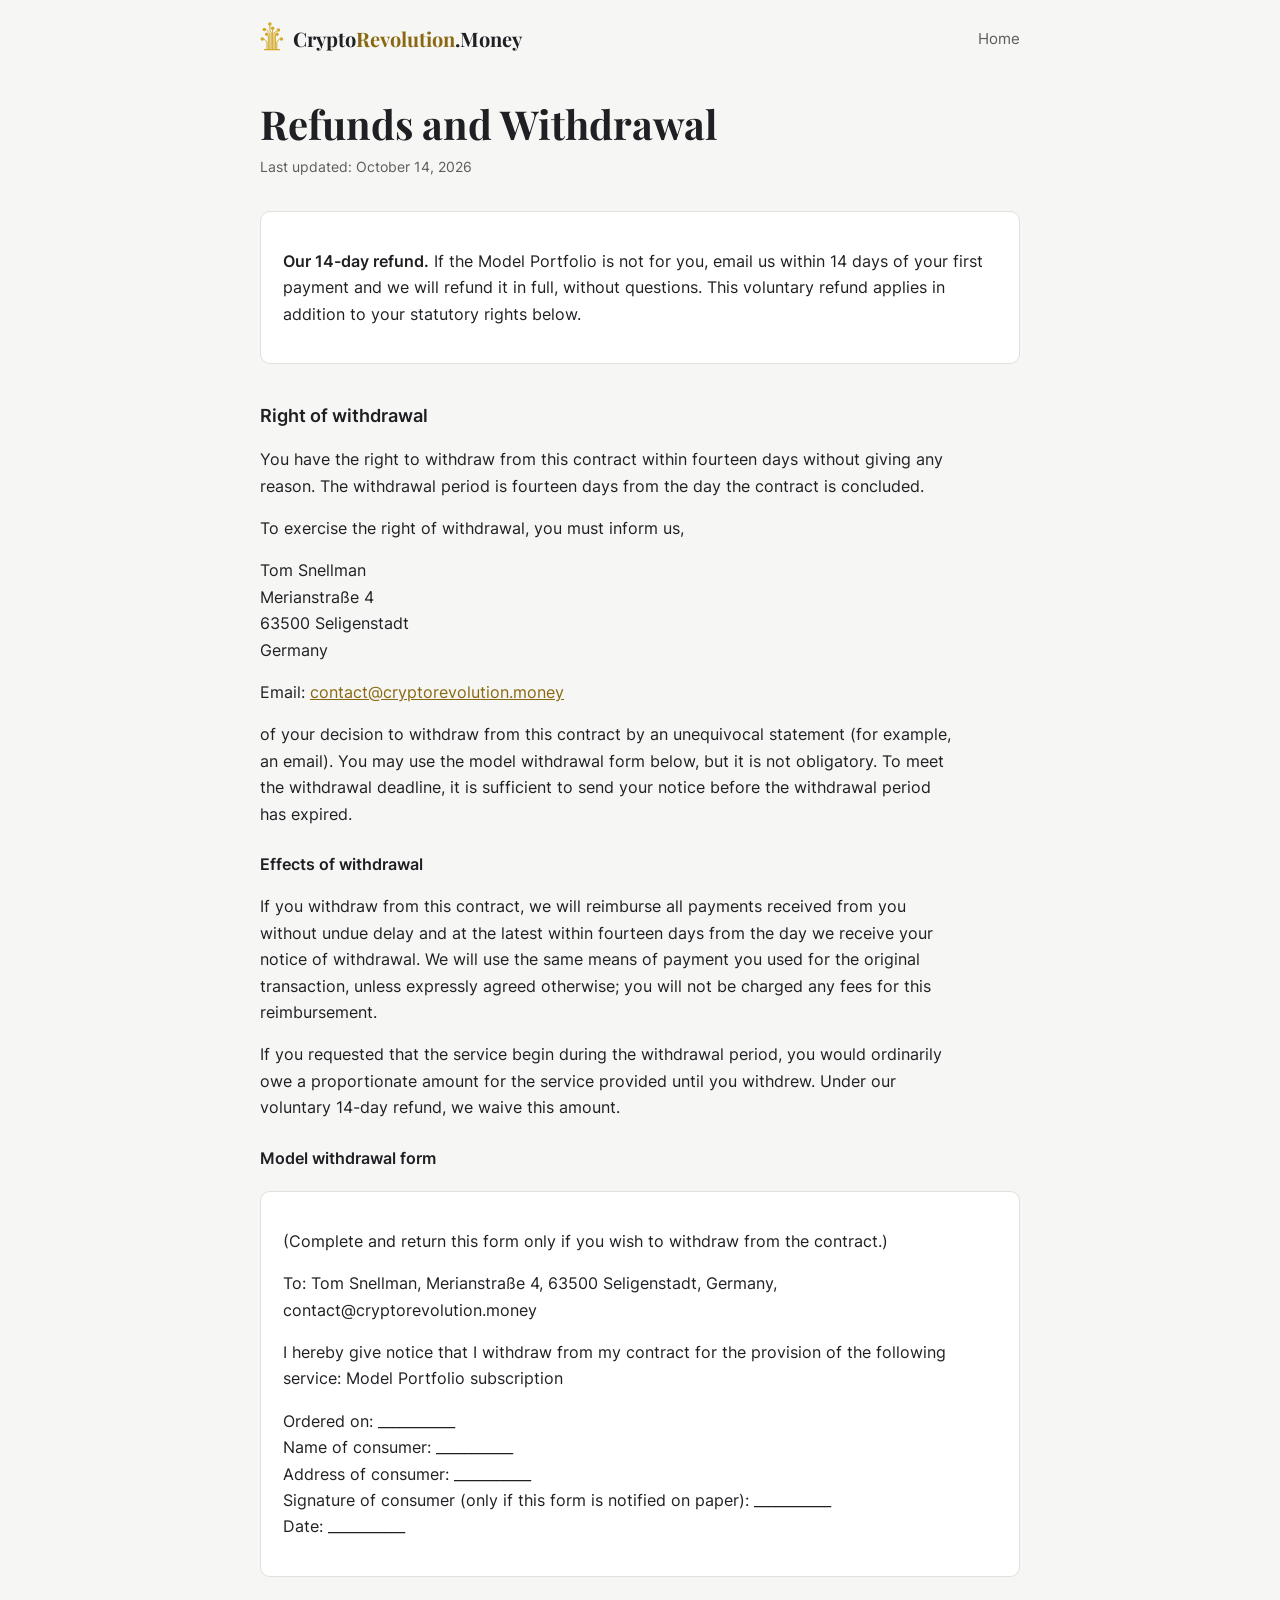
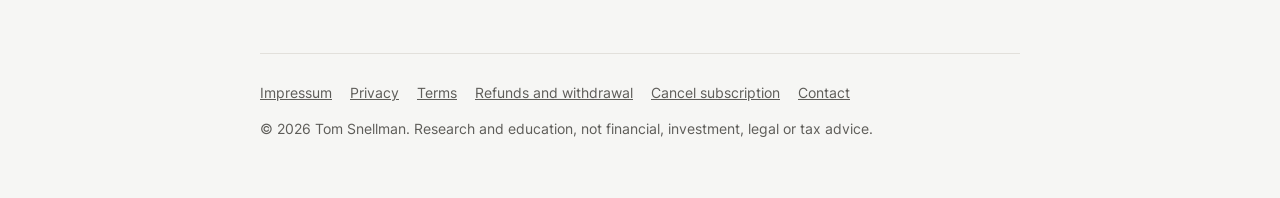
<file: refunds.html>
<!doctype html>
<html lang="en">
<head>
<meta charset="utf-8">
<meta name="viewport" content="width=device-width, initial-scale=1">
<link rel="icon" href="/favicon.ico" sizes="32x32">
<link rel="icon" href="/assets/brand/favicon.svg" type="image/svg+xml">
<link rel="apple-touch-icon" href="/assets/brand/apple-touch-icon.png">
<link rel="manifest" href="/site.webmanifest">
<meta name="theme-color" content="#2a2a2a">
<title>Refunds and Withdrawal – CryptoRevolution</title>
<meta name="robots" content="index">
<style>
  @font-face{font-family:"Playfair Display";font-style:normal;font-weight:700;font-display:swap;src:url("assets/fonts/playfair-display-latin-700-normal.woff2") format("woff2")}
  @font-face{font-family:"Inter";font-style:normal;font-weight:400;font-display:swap;src:url("assets/fonts/inter-latin-400-normal.woff2") format("woff2")}
  @font-face{font-family:"Inter";font-style:normal;font-weight:600;font-display:swap;src:url("assets/fonts/inter-latin-600-normal.woff2") format("woff2")}
  :root{--bg:#f6f6f4;--bg-2:#fff;--line:#e2e0db;--text:#1f2023;--muted:#5d5c58;--gold:#f2c94c;--gold-ink:#8a6812;
        --serif:"Playfair Display",Georgia,serif;--sans:"Inter",system-ui,-apple-system,"Segoe UI",sans-serif;color-scheme:light}
  *{box-sizing:border-box}
  body{margin:0;background:var(--bg);color:var(--text);font-family:var(--sans);font-size:16px;line-height:1.65;padding:0 20px}
  a{color:var(--gold-ink)}
  .wrap{max-width:760px;margin:0 auto}
  header.top{display:flex;justify-content:space-between;align-items:center;gap:16px;padding-block:22px;flex-wrap:wrap}
  .brand{font-family:var(--serif);font-weight:700;font-size:1.25rem;color:var(--text);text-decoration:none}
  .brand span{color:var(--gold-ink)}
  header nav a{color:var(--muted);text-decoration:none;font-size:.92rem}
  main{padding-block:24px 56px}
  h1{font-family:var(--serif);font-weight:700;font-size:clamp(1.9rem,4vw,2.5rem);line-height:1.15;margin:0 0 8px}
  .updated{color:var(--muted);font-size:.9rem;margin:0 0 32px}
  h2{font-size:1.15rem;margin:36px 0 8px}
  h3{font-size:1rem;margin:24px 0 6px}
  p,li{max-width:70ch}
  ul{padding-left:1.2em}
  address{font-style:normal}
  .box{background:var(--bg-2);border:1px solid var(--line);border-radius:10px;padding:20px 22px;margin:20px 0}
  mark{background:#fff3c4;padding:0 3px;border-radius:3px}
  form label{display:block;font-weight:600;font-size:.92rem;margin:16px 0 6px}
  form input,form select{width:100%;padding:12px 14px;border:1px solid var(--line);border-radius:6px;font:inherit;background:#fff}
  .btn{display:inline-block;margin-top:22px;padding:14px 22px;border-radius:6px;border:0;background:var(--gold);color:#1c1c1c;font:600 1rem var(--sans);cursor:pointer}
  .btn:focus-visible,form input:focus,form select:focus{outline:2px solid var(--gold-ink);outline-offset:1px}
  footer{border-top:1px solid var(--line);padding-block:28px 44px;color:var(--muted);font-size:.85rem}
  footer nav{display:flex;gap:18px;flex-wrap:wrap;margin-bottom:12px}
  footer a{color:var(--muted)}
</style>
</head>
<body>
<div class="wrap">
<header class="top">
  <a class="brand" href="./"><img src="/assets/brand/tree.svg" alt="" width="24" height="29" style="vertical-align:-4px;margin-right:9px">Crypto<span>Revolution</span>.Money</a>
  <nav aria-label="Main"><a href="./">Home</a></nav>
</header>
<main>
<h1>Refunds and Withdrawal</h1>
<p class="updated">Last updated: October 14, 2026</p>

<div class="box">
<p><b>Our 14-day refund.</b> If the Model Portfolio is not for you, email us within 14 days of your first payment and we will refund it in full, without questions. This voluntary refund applies in addition to your statutory rights below.</p>
</div>

<h2>Right of withdrawal</h2>
<p>You have the right to withdraw from this contract within fourteen days without giving any reason. The withdrawal period is fourteen days from the day the contract is concluded.</p>
<p>To exercise the right of withdrawal, you must inform us,</p>
<address>Tom Snellman<br>Merianstraße 4<br>63500 Seligenstadt<br>Germany</address>
<p>Email: <a href="mailto:contact@cryptorevolution.money">contact@cryptorevolution.money</a></p>
<p>of your decision to withdraw from this contract by an unequivocal statement (for example, an email). You may use the model withdrawal form below, but it is not obligatory. To meet the withdrawal deadline, it is sufficient to send your notice before the withdrawal period has expired.</p>

<h3>Effects of withdrawal</h3>
<p>If you withdraw from this contract, we will reimburse all payments received from you without undue delay and at the latest within fourteen days from the day we receive your notice of withdrawal. We will use the same means of payment you used for the original transaction, unless expressly agreed otherwise; you will not be charged any fees for this reimbursement.</p>
<p>If you requested that the service begin during the withdrawal period, you would ordinarily owe a proportionate amount for the service provided until you withdrew. Under our voluntary 14-day refund, we waive this amount.</p>

<h3>Model withdrawal form</h3>
<div class="box">
<p>(Complete and return this form only if you wish to withdraw from the contract.)</p>
<p>To: Tom Snellman, Merianstraße 4, 63500 Seligenstadt, Germany, contact@cryptorevolution.money</p>
<p>I hereby give notice that I withdraw from my contract for the provision of the following service: Model Portfolio subscription</p>
<p>Ordered on: ___________<br>
Name of consumer: ___________<br>
Address of consumer: ___________<br>
Signature of consumer (only if this form is notified on paper): ___________<br>
Date: ___________</p>
</div>
</main>
<footer>
  <nav aria-label="Legal">
    <a href="impressum.html">Impressum</a>
    <a href="privacy.html">Privacy</a>
    <a href="terms.html">Terms</a>
    <a href="refunds.html">Refunds and withdrawal</a>
    <a href="cancel.html">Cancel subscription</a>
    <a href="contact.html">Contact</a>
  </nav>
  <p>© 2026 Tom Snellman. Research and education, not financial, investment, legal or tax advice.</p>
</footer>
</div>
</body>
</html>
</file>
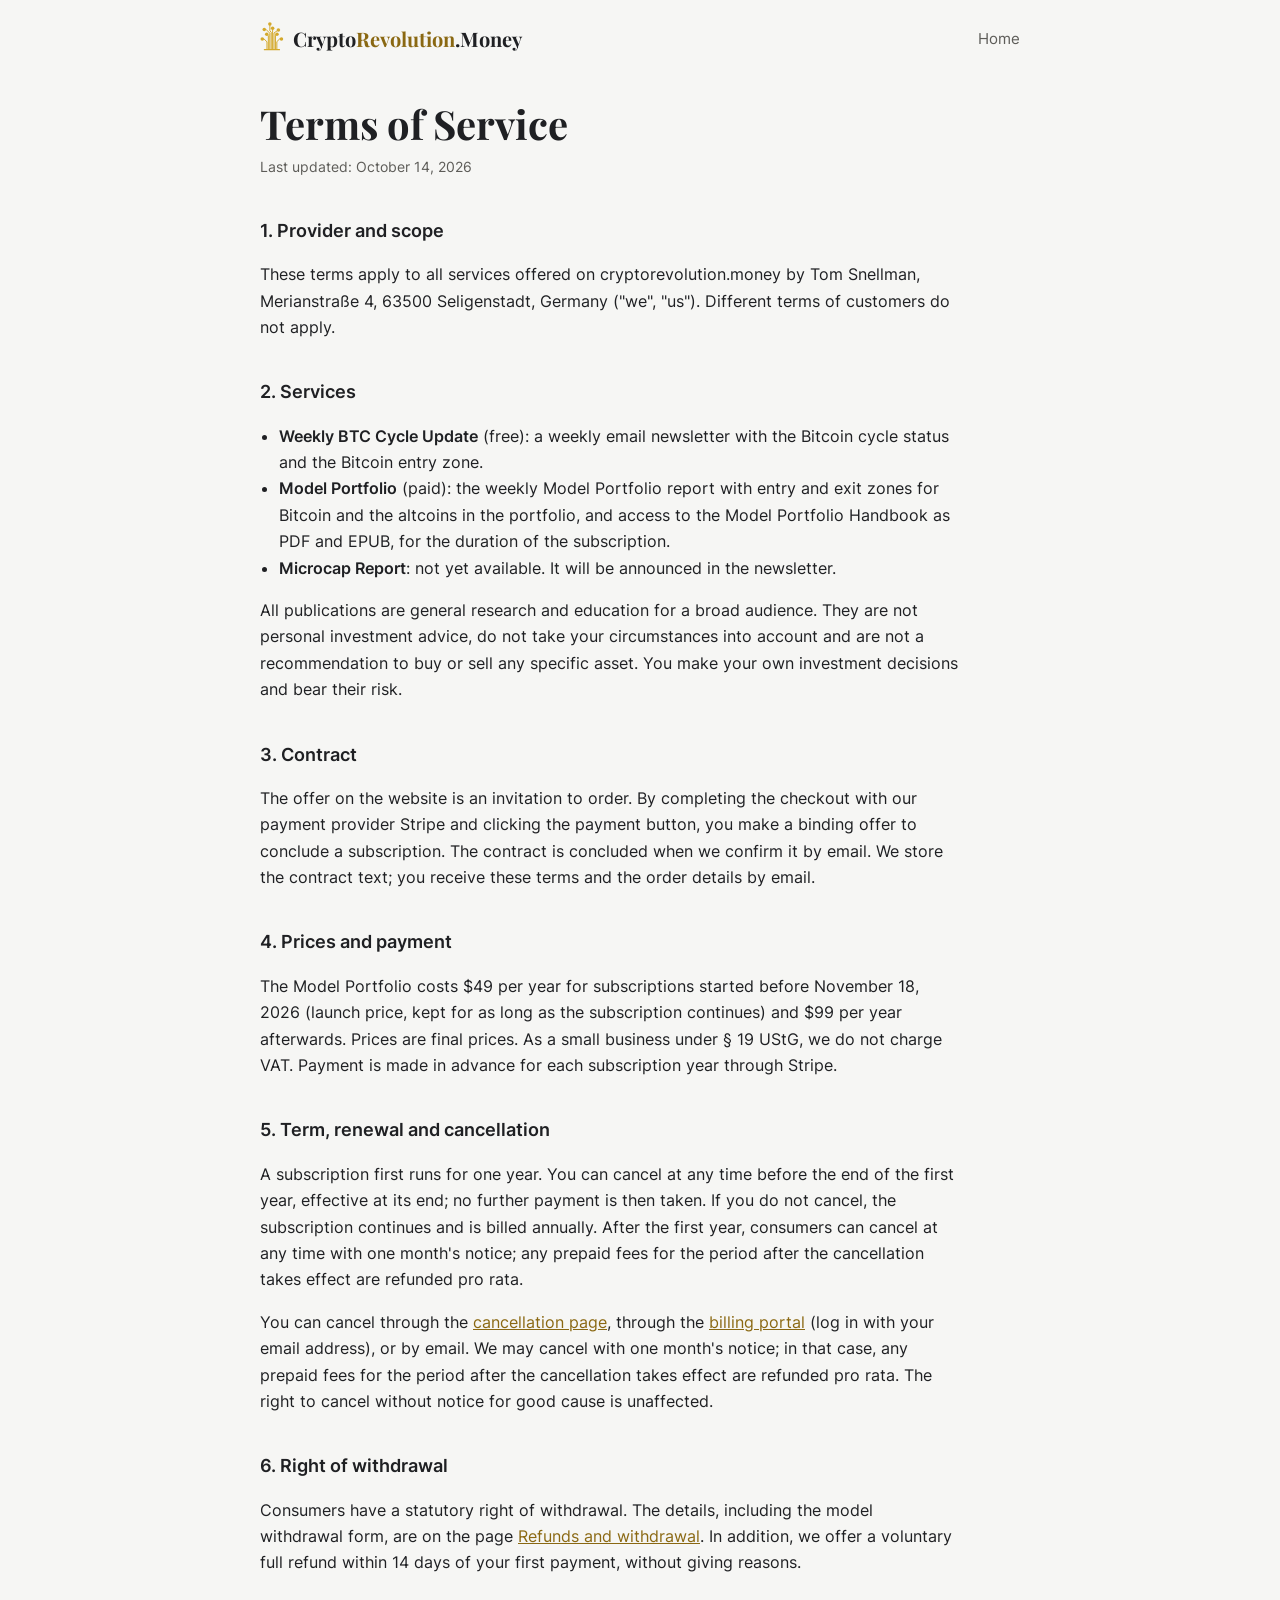
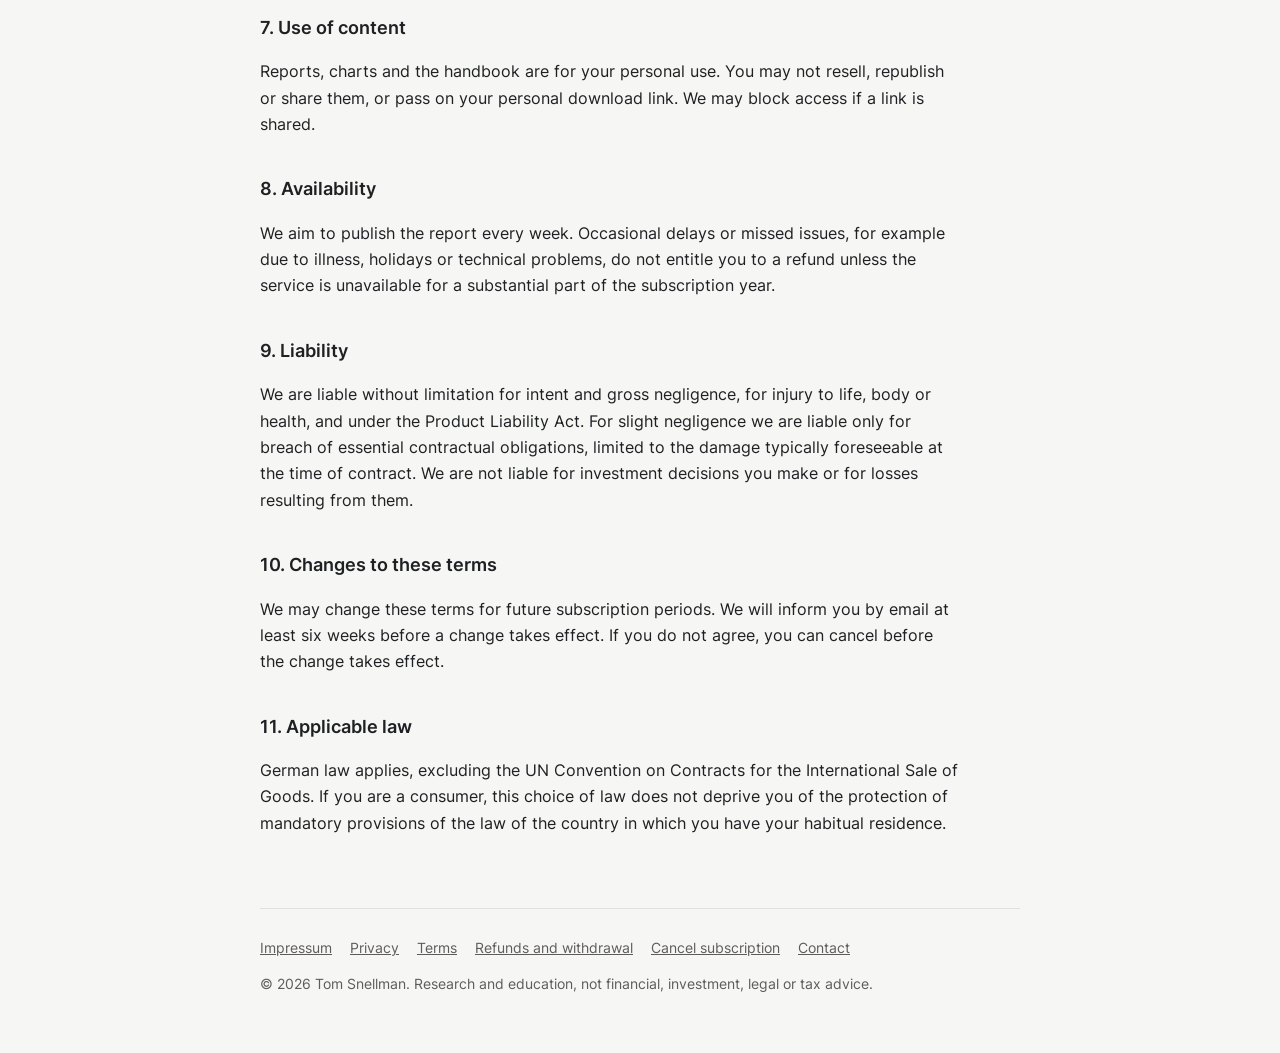
<file: terms.html>
<!doctype html>
<html lang="en">
<head>
<meta charset="utf-8">
<meta name="viewport" content="width=device-width, initial-scale=1">
<link rel="icon" href="/favicon.ico" sizes="32x32">
<link rel="icon" href="/assets/brand/favicon.svg" type="image/svg+xml">
<link rel="apple-touch-icon" href="/assets/brand/apple-touch-icon.png">
<link rel="manifest" href="/site.webmanifest">
<meta name="theme-color" content="#2a2a2a">
<title>Terms of Service – CryptoRevolution</title>
<meta name="robots" content="index">
<style>
  @font-face{font-family:"Playfair Display";font-style:normal;font-weight:700;font-display:swap;src:url("assets/fonts/playfair-display-latin-700-normal.woff2") format("woff2")}
  @font-face{font-family:"Inter";font-style:normal;font-weight:400;font-display:swap;src:url("assets/fonts/inter-latin-400-normal.woff2") format("woff2")}
  @font-face{font-family:"Inter";font-style:normal;font-weight:600;font-display:swap;src:url("assets/fonts/inter-latin-600-normal.woff2") format("woff2")}
  :root{--bg:#f6f6f4;--bg-2:#fff;--line:#e2e0db;--text:#1f2023;--muted:#5d5c58;--gold:#f2c94c;--gold-ink:#8a6812;
        --serif:"Playfair Display",Georgia,serif;--sans:"Inter",system-ui,-apple-system,"Segoe UI",sans-serif;color-scheme:light}
  *{box-sizing:border-box}
  body{margin:0;background:var(--bg);color:var(--text);font-family:var(--sans);font-size:16px;line-height:1.65;padding:0 20px}
  a{color:var(--gold-ink)}
  .wrap{max-width:760px;margin:0 auto}
  header.top{display:flex;justify-content:space-between;align-items:center;gap:16px;padding-block:22px;flex-wrap:wrap}
  .brand{font-family:var(--serif);font-weight:700;font-size:1.25rem;color:var(--text);text-decoration:none}
  .brand span{color:var(--gold-ink)}
  header nav a{color:var(--muted);text-decoration:none;font-size:.92rem}
  main{padding-block:24px 56px}
  h1{font-family:var(--serif);font-weight:700;font-size:clamp(1.9rem,4vw,2.5rem);line-height:1.15;margin:0 0 8px}
  .updated{color:var(--muted);font-size:.9rem;margin:0 0 32px}
  h2{font-size:1.15rem;margin:36px 0 8px}
  h3{font-size:1rem;margin:24px 0 6px}
  p,li{max-width:70ch}
  ul{padding-left:1.2em}
  address{font-style:normal}
  .box{background:var(--bg-2);border:1px solid var(--line);border-radius:10px;padding:20px 22px;margin:20px 0}
  mark{background:#fff3c4;padding:0 3px;border-radius:3px}
  form label{display:block;font-weight:600;font-size:.92rem;margin:16px 0 6px}
  form input,form select{width:100%;padding:12px 14px;border:1px solid var(--line);border-radius:6px;font:inherit;background:#fff}
  .btn{display:inline-block;margin-top:22px;padding:14px 22px;border-radius:6px;border:0;background:var(--gold);color:#1c1c1c;font:600 1rem var(--sans);cursor:pointer}
  .btn:focus-visible,form input:focus,form select:focus{outline:2px solid var(--gold-ink);outline-offset:1px}
  footer{border-top:1px solid var(--line);padding-block:28px 44px;color:var(--muted);font-size:.85rem}
  footer nav{display:flex;gap:18px;flex-wrap:wrap;margin-bottom:12px}
  footer a{color:var(--muted)}
</style>
</head>
<body>
<div class="wrap">
<header class="top">
  <a class="brand" href="./"><img src="/assets/brand/tree.svg" alt="" width="24" height="29" style="vertical-align:-4px;margin-right:9px">Crypto<span>Revolution</span>.Money</a>
  <nav aria-label="Main"><a href="./">Home</a></nav>
</header>
<main>
<h1>Terms of Service</h1>
<p class="updated">Last updated: October 14, 2026</p>

<h2>1. Provider and scope</h2>
<p>These terms apply to all services offered on cryptorevolution.money by Tom Snellman, Merianstraße 4, 63500 Seligenstadt, Germany ("we", "us"). Different terms of customers do not apply.</p>

<h2>2. Services</h2>
<ul>
<li><b>Weekly BTC Cycle Update</b> (free): a weekly email newsletter with the Bitcoin cycle status and the Bitcoin entry zone.</li>
<li><b>Model Portfolio</b> (paid): the weekly Model Portfolio report with entry and exit zones for Bitcoin and the altcoins in the portfolio, and access to the Model Portfolio Handbook as PDF and EPUB, for the duration of the subscription.</li>
<li><b>Microcap Report</b>: not yet available. It will be announced in the newsletter.</li>
</ul>
<p>All publications are general research and education for a broad audience. They are not personal investment advice, do not take your circumstances into account and are not a recommendation to buy or sell any specific asset. You make your own investment decisions and bear their risk.</p>

<h2>3. Contract</h2>
<p>The offer on the website is an invitation to order. By completing the checkout with our payment provider Stripe and clicking the payment button, you make a binding offer to conclude a subscription. The contract is concluded when we confirm it by email. We store the contract text; you receive these terms and the order details by email.</p>

<h2>4. Prices and payment</h2>
<p>The Model Portfolio costs $49 per year for subscriptions started before November 18, 2026 (launch price, kept for as long as the subscription continues) and $99 per year afterwards. Prices are final prices. As a small business under § 19 UStG, we do not charge VAT. Payment is made in advance for each subscription year through Stripe.</p>

<h2>5. Term, renewal and cancellation</h2>
<p>A subscription first runs for one year. You can cancel at any time before the end of the first year, effective at its end; no further payment is then taken. If you do not cancel, the subscription continues and is billed annually. After the first year, consumers can cancel at any time with one month's notice; any prepaid fees for the period after the cancellation takes effect are refunded pro rata.</p>
<p>You can cancel through the <a href="cancel.html">cancellation page</a>, through the <a href="https://billing.stripe.com/p/login/aFa14pguu3mP6Woa6DeQM00">billing portal</a> (log in with your email address), or by email. We may cancel with one month's notice; in that case, any prepaid fees for the period after the cancellation takes effect are refunded pro rata. The right to cancel without notice for good cause is unaffected.</p>

<h2>6. Right of withdrawal</h2>
<p>Consumers have a statutory right of withdrawal. The details, including the model withdrawal form, are on the page <a href="refunds.html">Refunds and withdrawal</a>. In addition, we offer a voluntary full refund within 14 days of your first payment, without giving reasons.</p>

<h2>7. Use of content</h2>
<p>Reports, charts and the handbook are for your personal use. You may not resell, republish or share them, or pass on your personal download link. We may block access if a link is shared.</p>

<h2>8. Availability</h2>
<p>We aim to publish the report every week. Occasional delays or missed issues, for example due to illness, holidays or technical problems, do not entitle you to a refund unless the service is unavailable for a substantial part of the subscription year.</p>

<h2>9. Liability</h2>
<p>We are liable without limitation for intent and gross negligence, for injury to life, body or health, and under the Product Liability Act. For slight negligence we are liable only for breach of essential contractual obligations, limited to the damage typically foreseeable at the time of contract. We are not liable for investment decisions you make or for losses resulting from them.</p>

<h2>10. Changes to these terms</h2>
<p>We may change these terms for future subscription periods. We will inform you by email at least six weeks before a change takes effect. If you do not agree, you can cancel before the change takes effect.</p>

<h2>11. Applicable law</h2>
<p>German law applies, excluding the UN Convention on Contracts for the International Sale of Goods. If you are a consumer, this choice of law does not deprive you of the protection of mandatory provisions of the law of the country in which you have your habitual residence.</p>
</main>
<footer>
  <nav aria-label="Legal">
    <a href="impressum.html">Impressum</a>
    <a href="privacy.html">Privacy</a>
    <a href="terms.html">Terms</a>
    <a href="refunds.html">Refunds and withdrawal</a>
    <a href="cancel.html">Cancel subscription</a>
    <a href="contact.html">Contact</a>
  </nav>
  <p>© 2026 Tom Snellman. Research and education, not financial, investment, legal or tax advice.</p>
</footer>
</div>
</body>
</html>
</file>
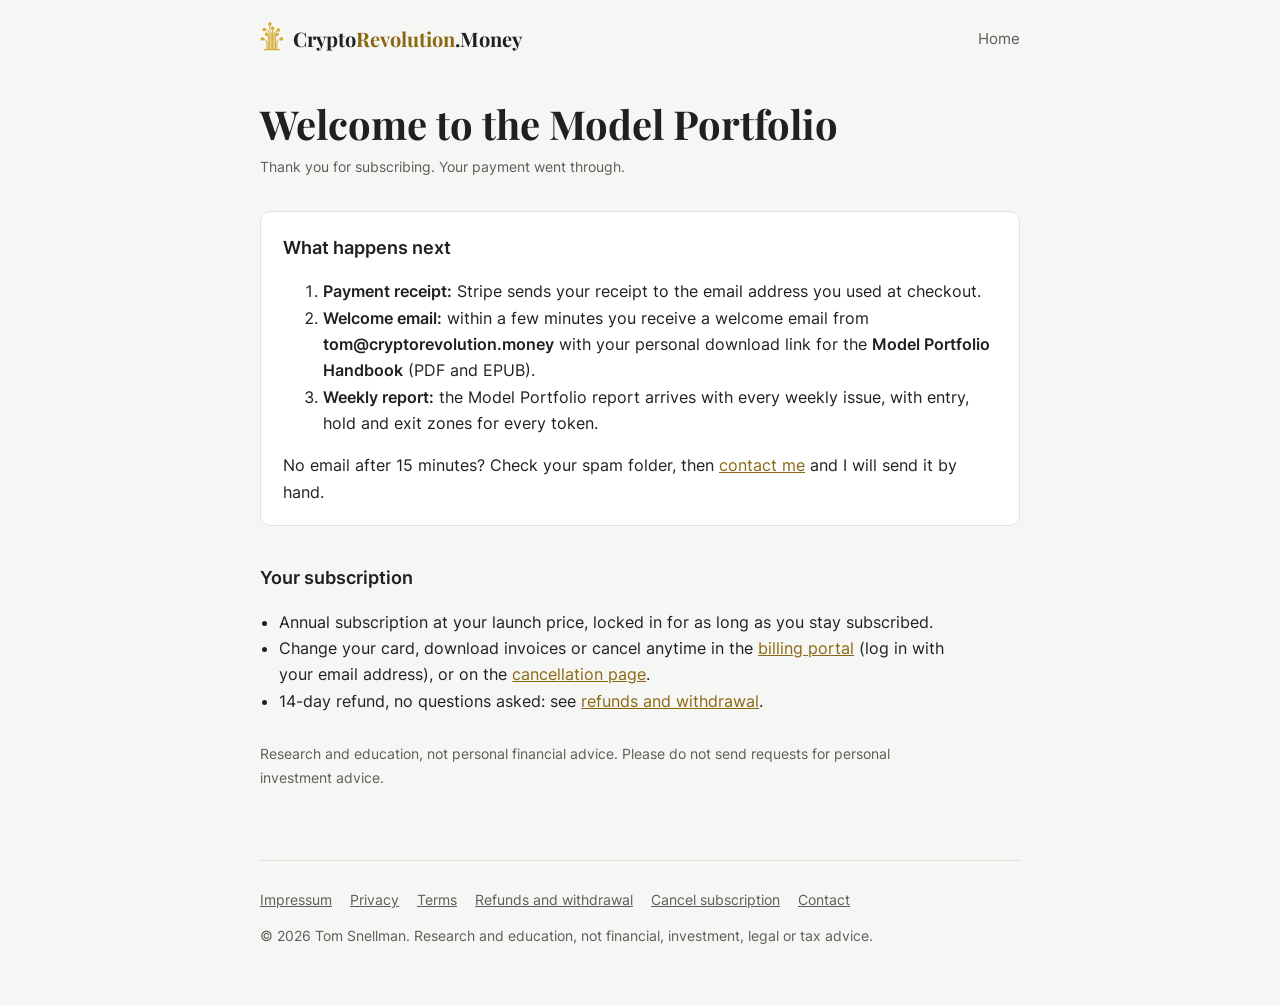
<file: welcome.html>
<!doctype html>
<html lang="en">
<head>
<meta charset="utf-8">
<meta name="viewport" content="width=device-width, initial-scale=1">
<link rel="icon" href="/favicon.ico" sizes="32x32">
<link rel="icon" href="/assets/brand/favicon.svg" type="image/svg+xml">
<link rel="apple-touch-icon" href="/assets/brand/apple-touch-icon.png">
<link rel="manifest" href="/site.webmanifest">
<meta name="theme-color" content="#2a2a2a">
<title>Welcome to the Model Portfolio – CryptoRevolution</title>
<meta name="robots" content="noindex, nofollow">
<style>
  @font-face{font-family:"Playfair Display";font-style:normal;font-weight:700;font-display:swap;src:url("assets/fonts/playfair-display-latin-700-normal.woff2") format("woff2")}
  @font-face{font-family:"Inter";font-style:normal;font-weight:400;font-display:swap;src:url("assets/fonts/inter-latin-400-normal.woff2") format("woff2")}
  @font-face{font-family:"Inter";font-style:normal;font-weight:600;font-display:swap;src:url("assets/fonts/inter-latin-600-normal.woff2") format("woff2")}
  :root{--bg:#f6f6f4;--bg-2:#fff;--line:#e2e0db;--text:#1f2023;--muted:#5d5c58;--gold:#f2c94c;--gold-ink:#8a6812;
        --serif:"Playfair Display",Georgia,serif;--sans:"Inter",system-ui,-apple-system,"Segoe UI",sans-serif;color-scheme:light}
  *{box-sizing:border-box}
  body{margin:0;background:var(--bg);color:var(--text);font-family:var(--sans);font-size:16px;line-height:1.65;padding:0 20px}
  a{color:var(--gold-ink)}
  .wrap{max-width:760px;margin:0 auto}
  header.top{display:flex;justify-content:space-between;align-items:center;gap:16px;padding-block:22px;flex-wrap:wrap}
  .brand{font-family:var(--serif);font-weight:700;font-size:1.25rem;color:var(--text);text-decoration:none}
  .brand span{color:var(--gold-ink)}
  header nav a{color:var(--muted);text-decoration:none;font-size:.92rem}
  main{padding-block:24px 56px}
  h1{font-family:var(--serif);font-weight:700;font-size:clamp(1.9rem,4vw,2.5rem);line-height:1.15;margin:0 0 8px}
  .updated{color:var(--muted);font-size:.9rem;margin:0 0 32px}
  h2{font-size:1.15rem;margin:36px 0 8px}
  h3{font-size:1rem;margin:24px 0 6px}
  p,li{max-width:70ch}
  ul{padding-left:1.2em}
  address{font-style:normal}
  .box{background:var(--bg-2);border:1px solid var(--line);border-radius:10px;padding:20px 22px;margin:20px 0}
  mark{background:#fff3c4;padding:0 3px;border-radius:3px}
  form label{display:block;font-weight:600;font-size:.92rem;margin:16px 0 6px}
  form input,form select{width:100%;padding:12px 14px;border:1px solid var(--line);border-radius:6px;font:inherit;background:#fff}
  .btn{display:inline-block;margin-top:22px;padding:14px 22px;border-radius:6px;border:0;background:var(--gold);color:#1c1c1c;font:600 1rem var(--sans);cursor:pointer}
  .btn:focus-visible,form input:focus,form select:focus{outline:2px solid var(--gold-ink);outline-offset:1px}
  footer{border-top:1px solid var(--line);padding-block:28px 44px;color:var(--muted);font-size:.85rem}
  footer nav{display:flex;gap:18px;flex-wrap:wrap;margin-bottom:12px}
  footer a{color:var(--muted)}
</style>
</head>
<body>
<div class="wrap">
<header class="top">
  <a class="brand" href="./"><img src="/assets/brand/tree.svg" alt="" width="24" height="29" style="vertical-align:-4px;margin-right:9px">Crypto<span>Revolution</span>.Money</a>
  <nav aria-label="Main"><a href="./">Home</a></nav>
</header>
<main>
<h1>Welcome to the Model Portfolio</h1>
<p class="updated">Thank you for subscribing. Your payment went through.</p>

<div class="box">
<h2 style="margin-top:0">What happens next</h2>
<ol>
  <li><b>Payment receipt:</b> Stripe sends your receipt to the email address you used at checkout.</li>
  <li><b>Welcome email:</b> within a few minutes you receive a welcome email from <b>tom@cryptorevolution.money</b> with your personal download link for the <b>Model Portfolio Handbook</b> (PDF and EPUB).</li>
  <li><b>Weekly report:</b> the Model Portfolio report arrives with every weekly issue, with entry, hold and exit zones for every token.</li>
</ol>
<p style="margin-bottom:0">No email after 15 minutes? Check your spam folder, then <a href="contact.html">contact me</a> and I will send it by hand.</p>
</div>

<h2>Your subscription</h2>
<ul>
  <li>Annual subscription at your launch price, locked in for as long as you stay subscribed.</li>
  <li>Change your card, download invoices or cancel anytime in the <a href="https://billing.stripe.com/p/login/aFa14pguu3mP6Woa6DeQM00">billing portal</a> (log in with your email address), or on the <a href="cancel.html">cancellation page</a>.</li>
  <li>14-day refund, no questions asked: see <a href="refunds.html">refunds and withdrawal</a>.</li>
</ul>

<p style="margin-top:28px;font-size:.9rem;color:var(--muted)">Research and education, not personal financial advice. Please do not send requests for personal investment advice.</p>
</main>
<footer>
  <nav aria-label="Legal">
    <a href="impressum.html">Impressum</a>
    <a href="privacy.html">Privacy</a>
    <a href="terms.html">Terms</a>
    <a href="refunds.html">Refunds and withdrawal</a>
    <a href="cancel.html">Cancel subscription</a>
    <a href="contact.html">Contact</a>
  </nav>
  <p>© 2026 Tom Snellman. Research and education, not financial, investment, legal or tax advice.</p>
</footer>
</div>
</body>
</html>
</file>
<file: assets/blog.css>
/* Blog styles for cryptorevolution.money — shared by /blog/ and every post.
   Matches the main site: same tokens, fonts, header and footer. */
@font-face{font-family:"Playfair Display";font-style:normal;font-weight:600;font-display:swap;src:url("fonts/playfair-display-latin-600-normal.woff2") format("woff2")}
@font-face{font-family:"Playfair Display";font-style:normal;font-weight:700;font-display:swap;src:url("fonts/playfair-display-latin-700-normal.woff2") format("woff2")}
@font-face{font-family:"Inter";font-style:normal;font-weight:400;font-display:swap;src:url("fonts/inter-latin-400-normal.woff2") format("woff2")}
@font-face{font-family:"Inter";font-style:normal;font-weight:500;font-display:swap;src:url("fonts/inter-latin-500-normal.woff2") format("woff2")}
@font-face{font-family:"Inter";font-style:normal;font-weight:600;font-display:swap;src:url("fonts/inter-latin-600-normal.woff2") format("woff2")}

:root{
  --bg:#f6f6f4; --bg-2:#ffffff; --line:#e2e0db;
  --text:#1f2023; --muted:#5d5c58; --gold:#f2c94c; --gold-dim:#d9b23d; --gold-ink:#8a6812; --gold-tint:#fbf3d9;
  --serif:"Playfair Display",Georgia,serif;
  --sans:"Inter",system-ui,-apple-system,"Segoe UI",sans-serif;
  color-scheme:light;
}
*{box-sizing:border-box}
body{margin:0;background:var(--bg);color:var(--text);font-family:var(--sans);font-size:17px;line-height:1.7;padding:0 20px}
a{color:var(--gold-ink)}
.wrap{max-width:760px;margin:0 auto}

header.top{display:flex;justify-content:space-between;align-items:center;gap:16px;padding-block:22px;flex-wrap:wrap}
.brand{font-family:var(--serif);font-weight:700;font-size:1.25rem;color:var(--text);text-decoration:none}
.brand span{color:var(--gold-ink)}
.brand img{vertical-align:-4px;margin-right:9px}
header nav{display:flex;gap:20px;flex-wrap:wrap}
header nav a{color:var(--muted);text-decoration:none;font-size:.92rem}
header nav a:hover,header nav a[aria-current]{color:var(--text)}

main{padding-block:24px 56px}
.eyebrow{font-size:.75rem;font-weight:600;letter-spacing:.14em;text-transform:uppercase;color:var(--gold-ink);margin:0 0 10px}
h1{font-family:var(--serif);font-weight:700;font-size:clamp(2rem,5vw,2.8rem);line-height:1.15;margin:0 0 14px;text-wrap:balance}
.meta{color:var(--muted);font-size:.9rem;margin:0 0 32px}
.lead{font-size:1.15rem}
h2{font-family:var(--serif);font-weight:600;font-size:clamp(1.4rem,3vw,1.75rem);line-height:1.25;margin:48px 0 12px}
p{margin:0 0 18px}
ul,ol{padding-left:1.3em;margin:0 0 18px}
li{margin-bottom:8px}

/* Tables scroll sideways on small screens instead of breaking the layout */
.table{overflow-x:auto;margin:8px 0 10px;border:1px solid var(--line);border-radius:8px;background:var(--bg-2)}
.table table{border-collapse:collapse;width:100%;font-size:.92rem;line-height:1.5}
.table th,.table td{padding:10px 14px;text-align:left;vertical-align:top;border-bottom:1px solid var(--line)}
.table th{font-weight:600;background:#faf9f6}
.table tr:last-child td{border-bottom:0}
.table.wide table{min-width:640px}
.source{font-size:.82rem;color:var(--muted);margin:0 0 18px}

/* Domino chain: a numbered list styled as linked cards */
.dominoes{list-style:none;padding:0;margin:20px 0 14px;counter-reset:d}
.dominoes li{counter-increment:d;position:relative;background:var(--bg-2);border:1.5px dashed #c9c6bf;border-radius:10px;padding:16px 18px 16px 64px;margin:0 0 28px}
.dominoes li::before{content:counter(d);position:absolute;left:18px;top:16px;width:30px;height:30px;border-radius:50%;border:1.5px solid var(--muted);display:grid;place-items:center;font-weight:600;font-size:.95rem}
.dominoes li:not(:last-child)::after{content:"";position:absolute;left:50%;bottom:-24px;width:0;height:0;border-left:7px solid transparent;border-right:7px solid transparent;border-top:10px solid #b9b5ad}
.dominoes li.fallen{border:2px solid var(--gold-dim);background:var(--gold-tint)}
.dominoes strong{display:block;font-size:1rem;line-height:1.4}
.dominoes span{display:block;font-size:.92rem;line-height:1.55;margin-top:4px}
.dominoes em{display:block;font-style:normal;font-size:.82rem;color:var(--muted);margin-top:6px}
.legend{font-size:.82rem;color:var(--muted);margin:0 0 18px}

/* Signup box */
.signup-box{background:var(--bg-2);border:1px solid var(--line);border-radius:10px;padding:26px 24px;margin:44px 0 28px}
.signup-box h2{margin:0 0 6px;font-size:1.35rem}
.signup-box p{color:var(--muted);font-size:.95rem;margin:0 0 16px}
form.signup{display:flex;gap:10px;flex-wrap:wrap}
form.signup input[type=email]{flex:1 1 240px;min-width:0;padding:14px 16px;border-radius:6px;border:1px solid var(--line);background:#fff;color:var(--text);font:inherit}
form.signup input[type=email]:focus{outline:2px solid var(--gold-ink);outline-offset:1px;border-color:transparent}
.btn{display:inline-block;padding:14px 22px;border-radius:6px;border:0;background:var(--gold);color:#1c1c1c;font:600 1rem var(--sans);cursor:pointer;text-decoration:none;text-align:center}
.btn:hover{background:#eabd33}
.btn:focus-visible{outline:2px solid var(--text);outline-offset:2px}
.fineprint{font-size:.8rem;color:var(--muted);margin:12px 0 0}
.nonce{position:absolute;left:-9999px}
.disclaimer{font-size:.88rem;color:var(--muted);font-style:italic}

.sources{font-size:.85rem;line-height:1.55}
.sources li{margin-bottom:6px}

/* Blog index */
.posts{list-style:none;padding:0;margin:0}
.posts li{border-top:1px solid var(--line);padding:24px 0;margin:0}
.posts time{font-size:.85rem;color:var(--muted)}
.posts h2{margin:4px 0 8px;font-size:1.45rem}
.posts h2 a{color:var(--text);text-decoration:none}
.posts h2 a:hover{color:var(--gold-ink)}
.posts p{color:var(--muted);margin:0 0 12px}
.posts .more{display:inline-block;font-weight:600;text-decoration:none;border-bottom:2px solid var(--gold);color:var(--text);padding-bottom:1px}
.posts .more:hover{color:var(--gold-ink)}

footer{border-top:1px solid var(--line);padding-block:28px 44px;color:var(--muted);font-size:.85rem;line-height:1.6}
footer nav{display:flex;gap:18px;flex-wrap:wrap;margin-bottom:12px}
footer a{color:var(--muted)}
footer p{margin:0}

@media (max-width:560px){
  body{font-size:16px}
  .dominoes li{padding-left:58px}
}
</file>
